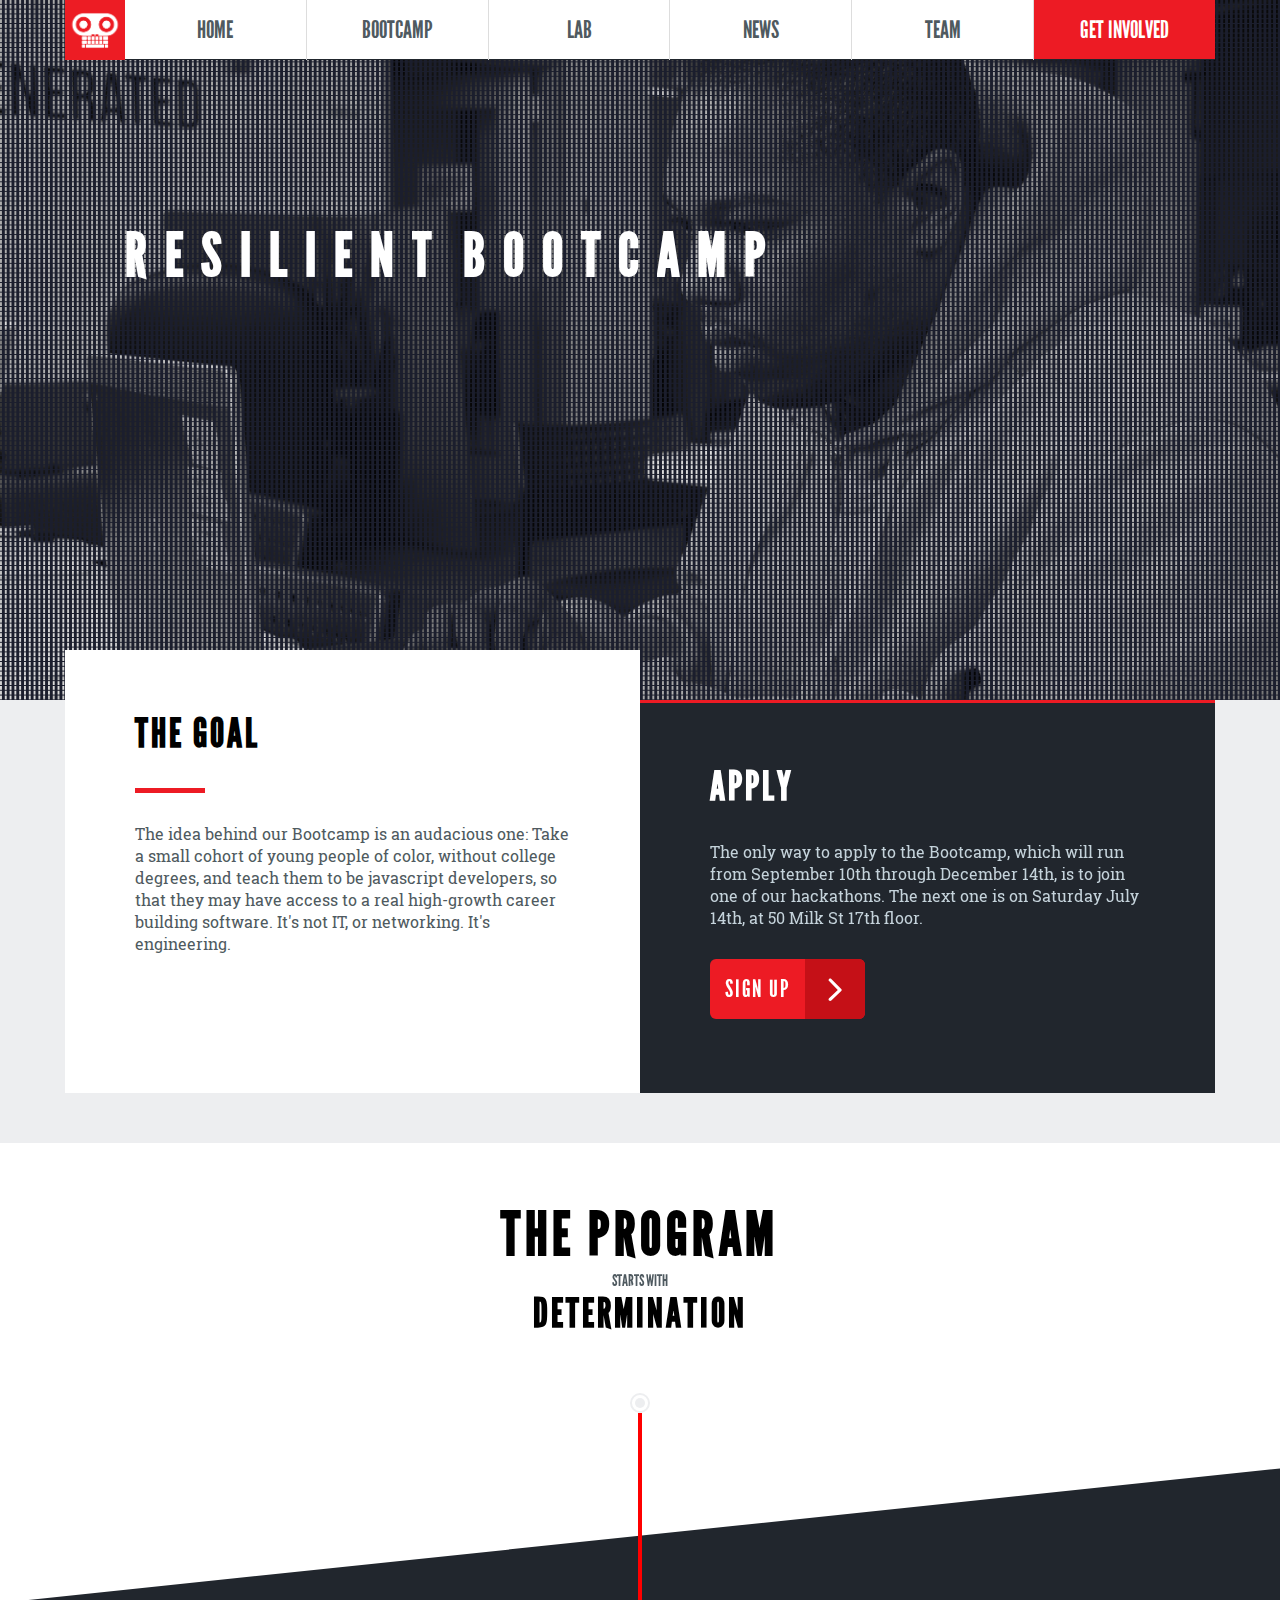
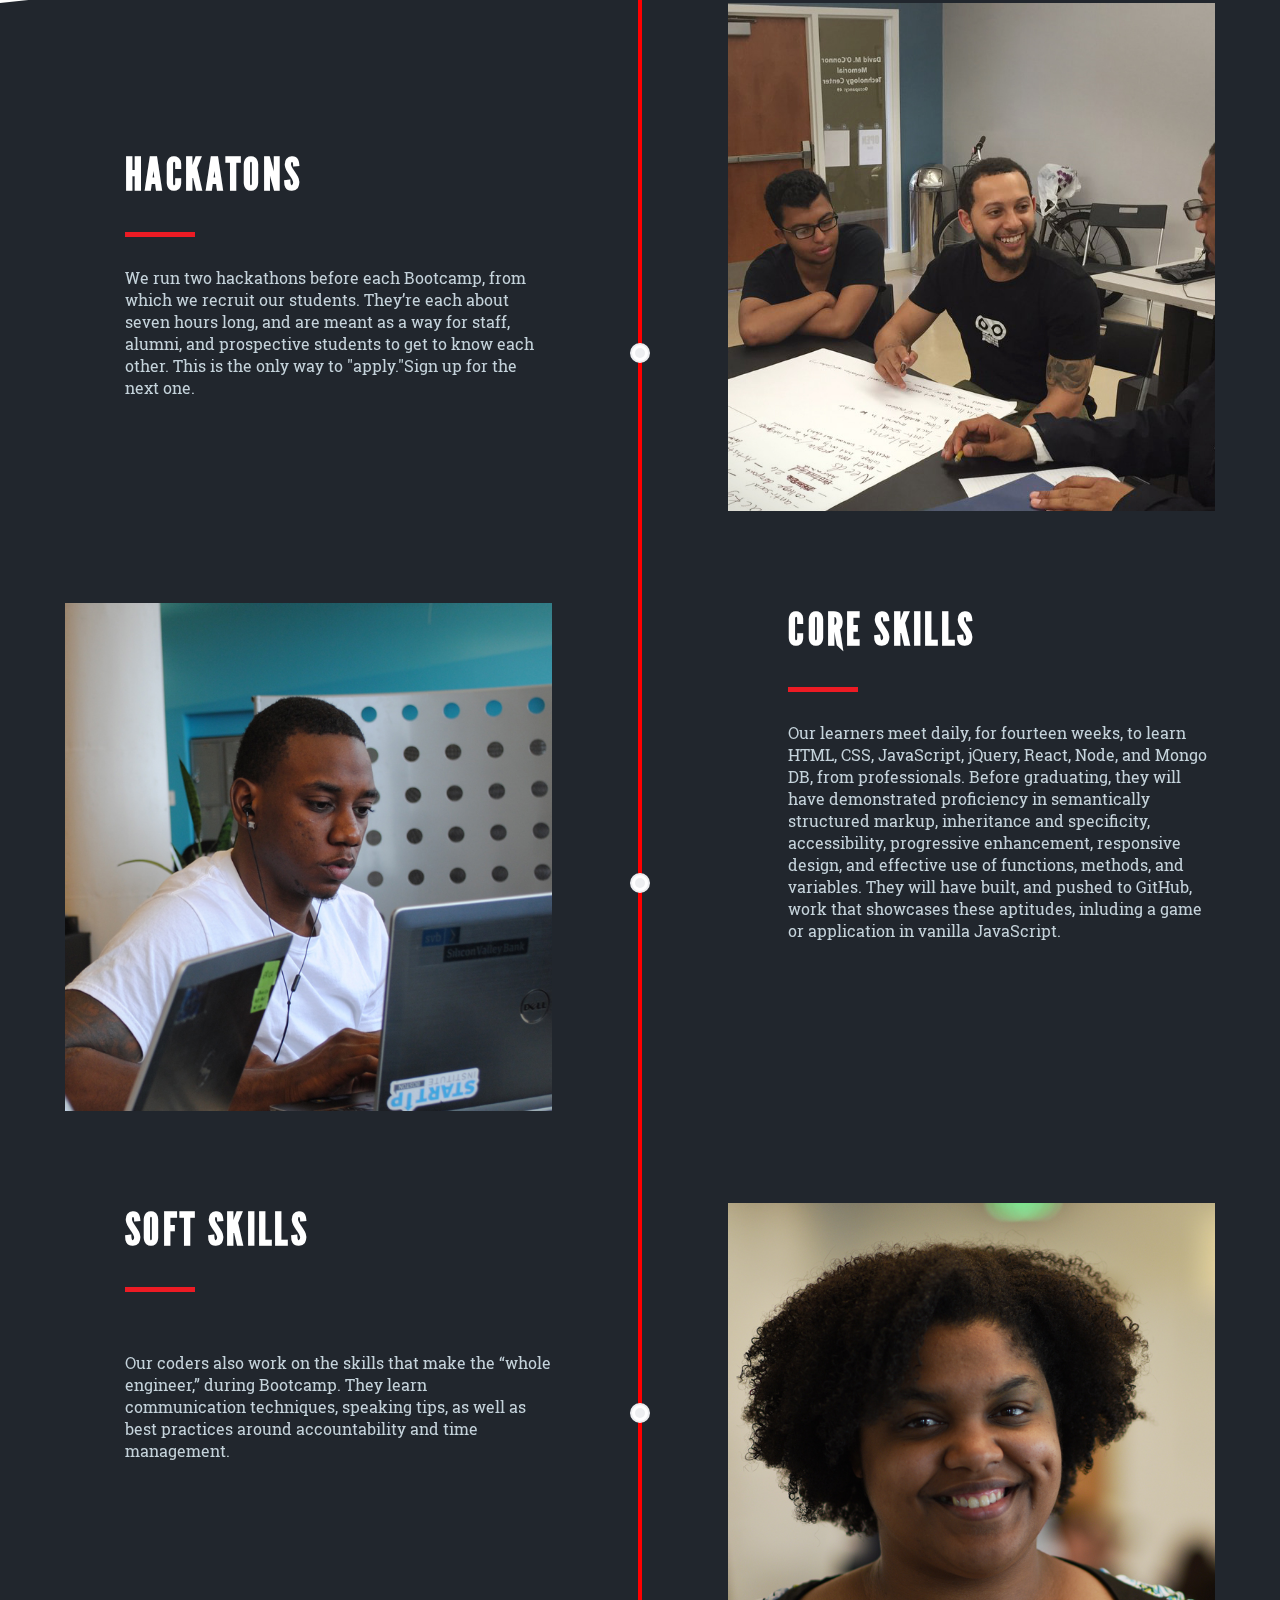
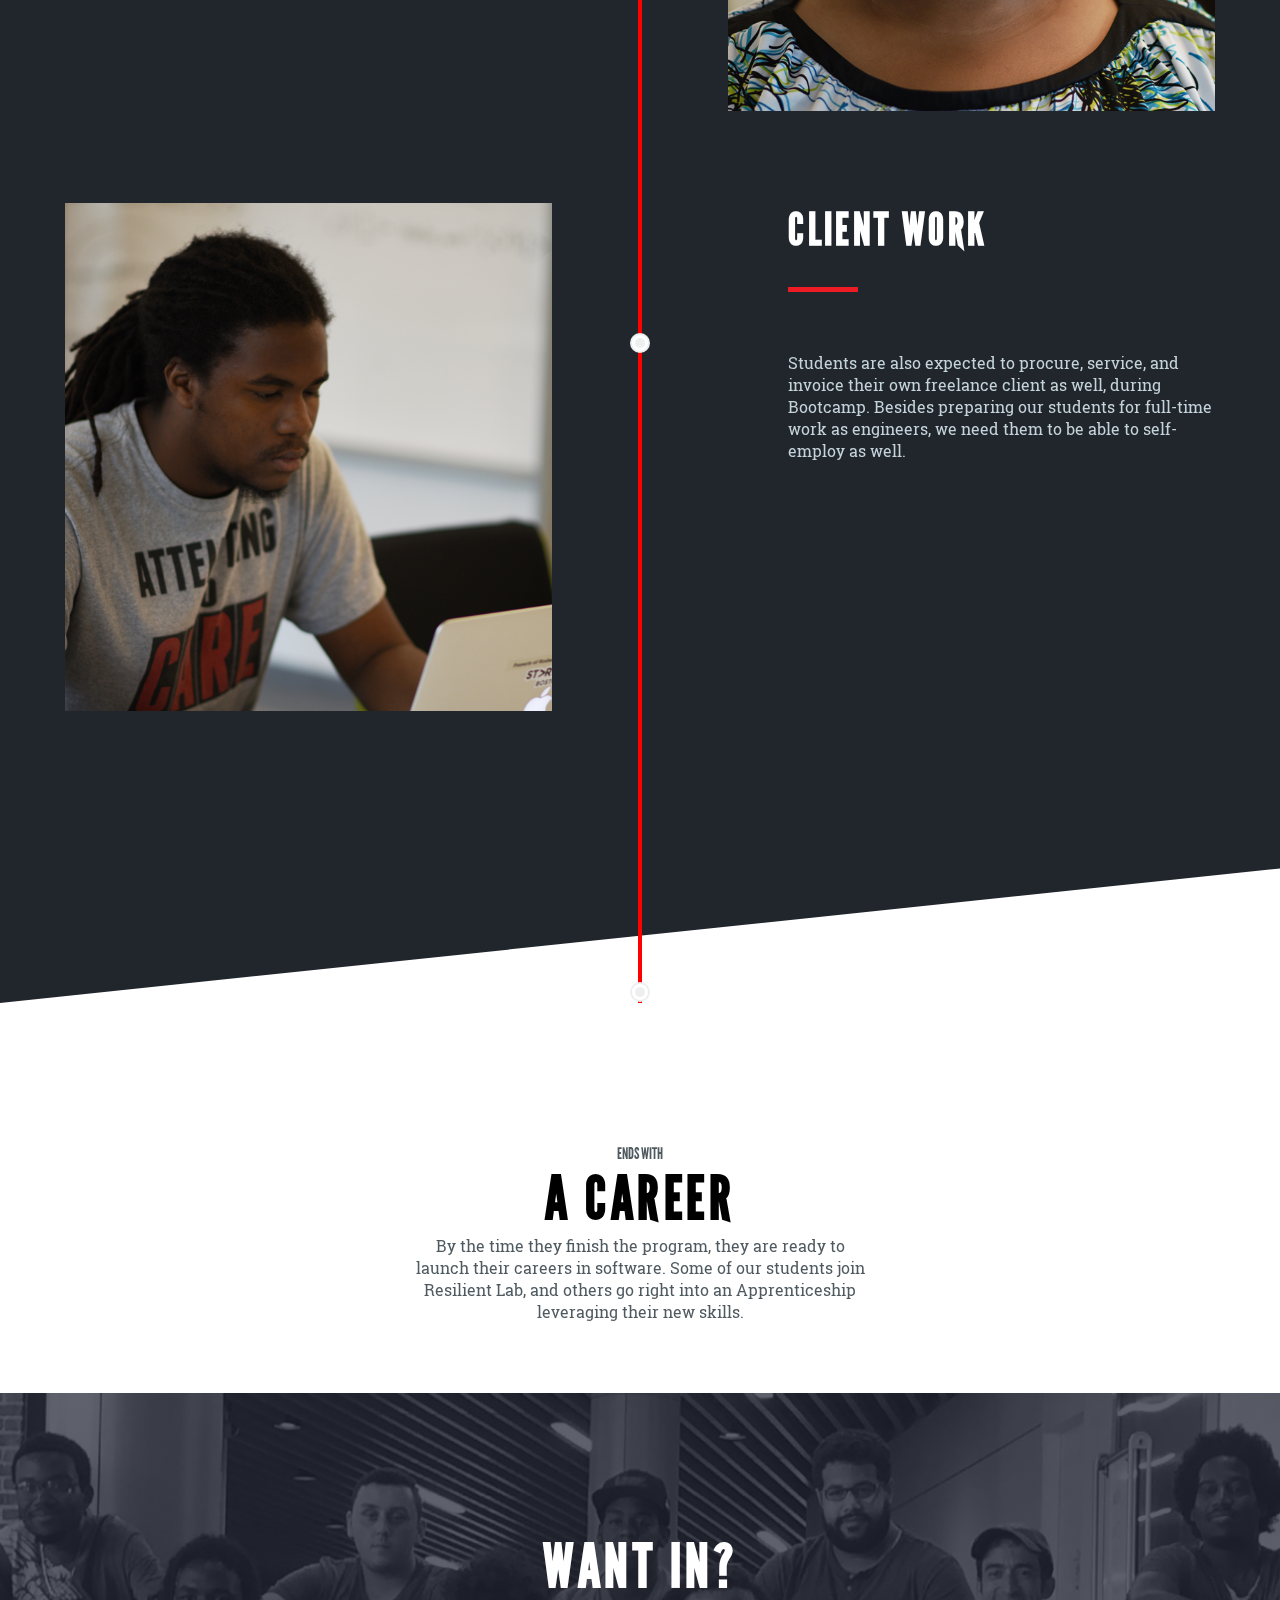
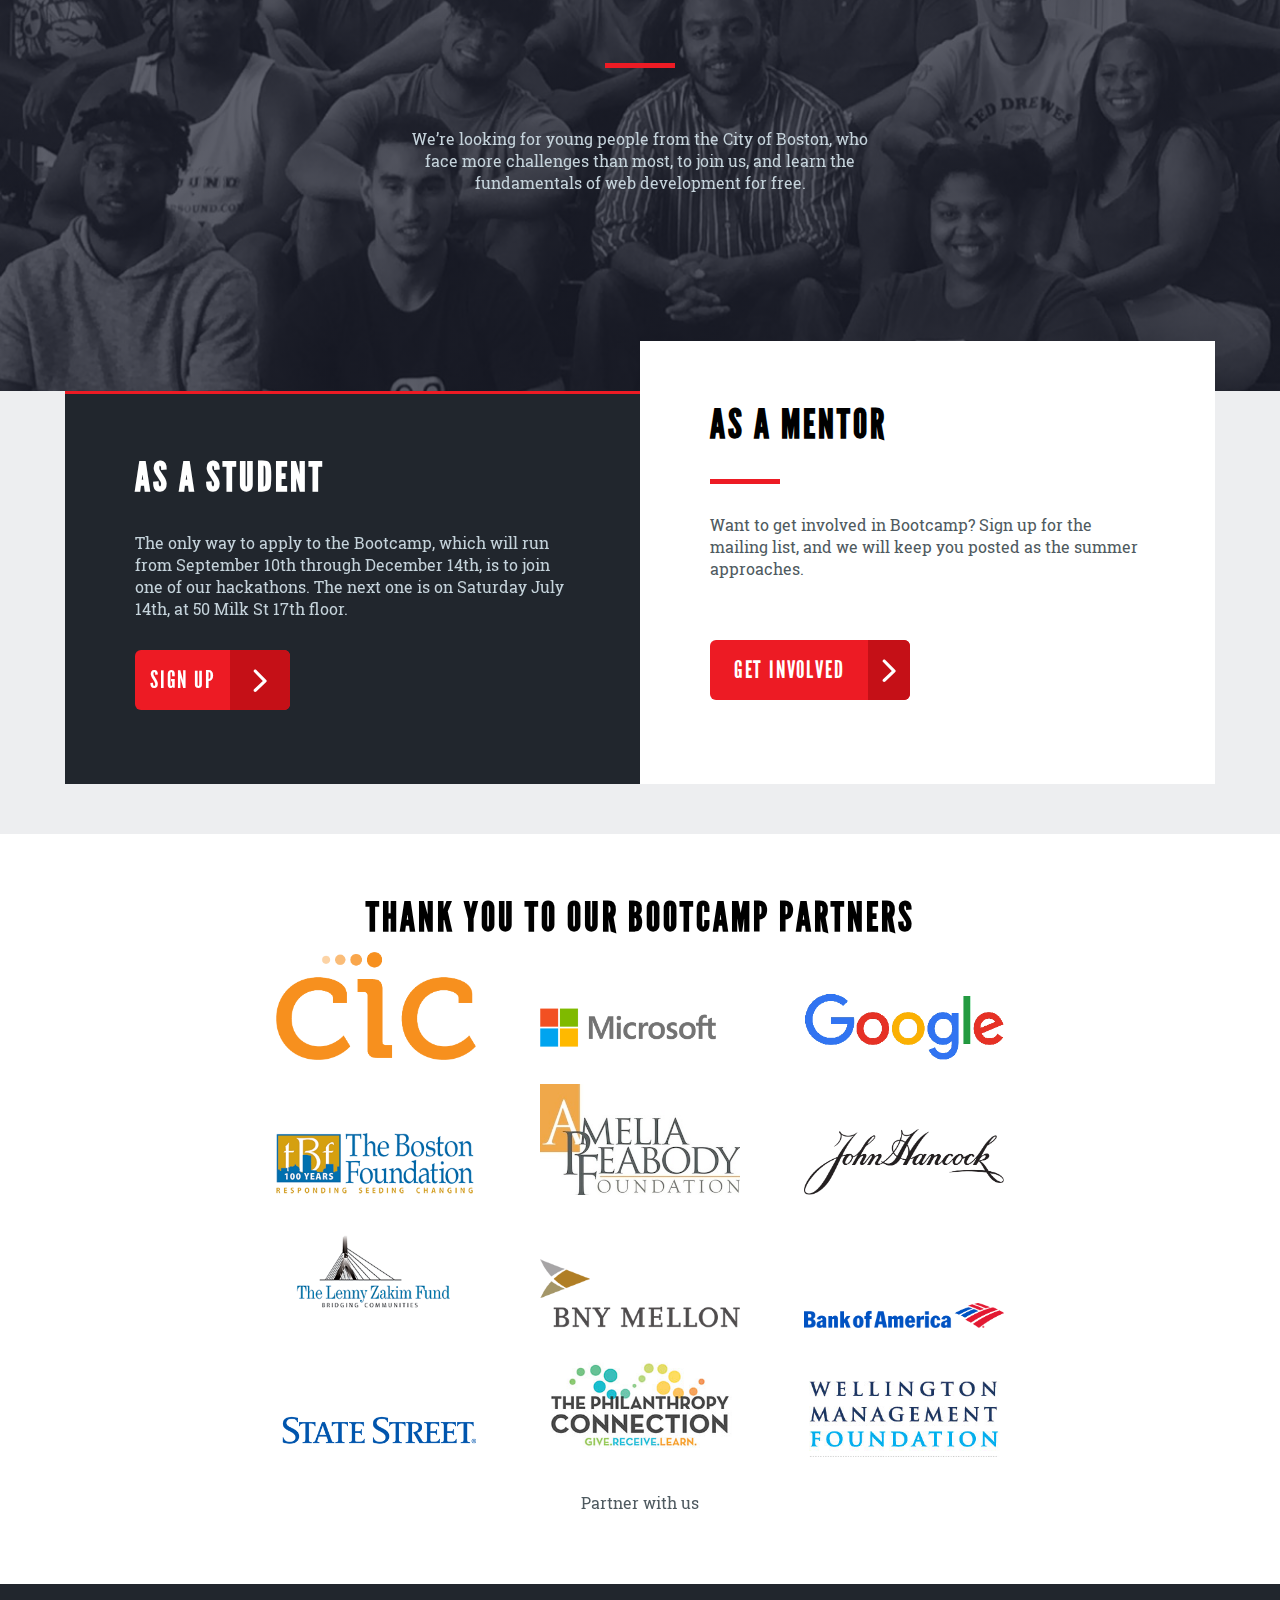
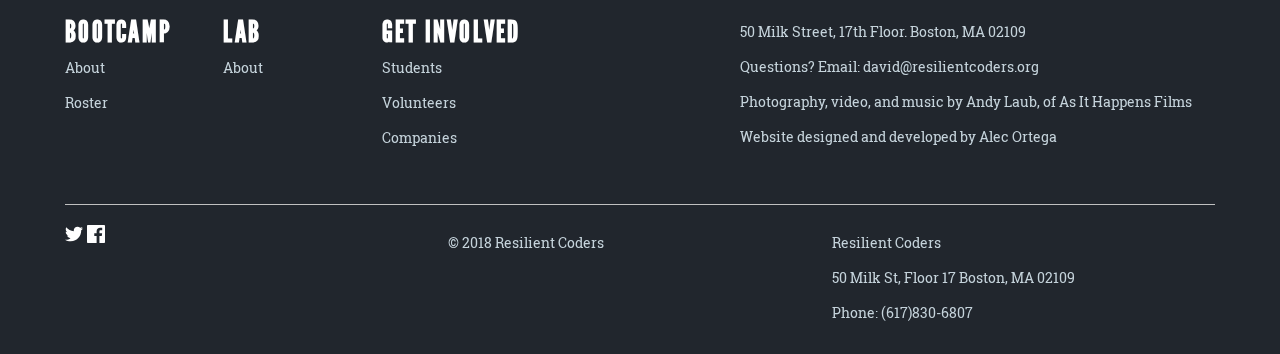
<file: index.html>
<!DOCTYPE html>
<html>
	<head>
		<meta charset="UTF-8">
		<meta name="description" content="">
		<meta name="keywords" content="">
		<meta name="viewport" content="width=device-width,initial-scale=1.0">
		<title></title>
		<link rel="stylesheet" href="style.css">
		<script src="https://ajax.googleapis.com/ajax/libs/jquery/3.3.1/jquery.min.js"></script>
	</head>
	<body>

		<!-------------------------- NAVIGATION --------------------------->

		<div class="navigation">
			<ul class="mainNavigation">
				<li><img src="img/logo.png" alt="logo"></li>
				<li><span class="navSpan"><a href="inner/../index.html" class="innerPage">Home</a></span></li>
				<li><span class="navSpan"><a href="inner/../landing.html" class="innerPage">Bootcamp</a></span></li>
				<li><span class="navSpan"><a href="inner/../lab.html" class="innerPage">Lab</a></span></li>
				<li><span class="navSpan"><a href="inner/../news.html" class="innerPage">News</a></span></li>
				<li><span class="navSpan"><a href="inner/../team.html" class="innerPage">Team</a></span></li>
				<li><span class="navSpan"><a href="inner/../getinvolved.html" class="innerPage">Get Involved</a></span></li>
			</ul>
		</div>

		<div class="navigationMobile">
			<ul>
				<li><img src="img/logo.png" alt="logo"></li>
			</ul>

			<div class="icon">
				<div class="hamburger">
					
				</div>
			</div>
			
		</div>

		<div class="navigationMobileContent">
			<ul class="navigationMobileContentUl">
				<li><span class="navSpanMobile"><a href="inner/../index.html" class="innerPage">Home</a></span></li>
				<li><span class="navSpanMobile"><a href="inner/../landing.html" class="innerPage">Bootcamp</a></span></li>
				<li><span class="navSpanMobile"><a href="inner/../lab.html" class="innerPage">Lab</a></span></li>
				<li><span class="navSpanMobile"><a href="inner/../news.html" class="innerPage">News</a></span></li>
				<li><span class="navSpanMobile"><a href="inner/../team.html" class="innerPage">Team</a></span></li>
				<li><span class="navSpanMobile"><a href="inner/../getinvolved.html" class="innerPage">Get Involved</a></span></li>
			</ul>
		</div>

		

		<!------------------------- HEADER SECTION ------------------------------->

		<div class="headerSection">
			<div class="headerSectionDots">
				<div class="header">
					<h1 class="basic-h1 h1First">
					<span>
					<div><div class=h1FirstInner>R</div></div>
					<div><div class=h1FirstInner>e</div></div>
					<div><div class=h1FirstInner>s</div></div>
					<div><div class=h1FirstInner>i</div></div>
					<div><div class=h1FirstInner>l</div></div>
					<div><div class=h1FirstInner>i</div></div>
					<div><div class=h1FirstInner>e</div></div>
					<div><div class=h1FirstInner>n</div></div>
					<div><div class=h1FirstInner>t</div></div>
					<div><div class=h1FirstInner> </div></div>
					</span>
					<span>
					<div><div class=h1FirstInner>B</div></div>
					<div><div class=h1FirstInner>o</div></div>
					<div><div class=h1FirstInner>o</div></div>
					<div><div class=h1FirstInner>t</div></div>
					<div><div class=h1FirstInner>c</div></div>
					<div><div class=h1FirstInner>a</div></div>
					<div><div class=h1FirstInner>m</div></div>
					<div><div class=h1FirstInner>p</div></div>
					</span>
					</h1>
					<hr id="basic-hr-header">
					<div class="pHeaderContainer">
					<p id="basic-p-header">Transforming dedication into opportunity, the starting point for our coders' careers.</p>
					</div>
					
					
						<a href="#" id="headerButtonDiv" class="basic-button buttonHeaderContainer">
							<p>Meet our new grads</p>
							<div class="headerArrow">
								<img src="img/arrow.svg" alt="svg" class="basic-arrow-img">
							</div>
						</a>
					

				</div>
			</div>
		</div>

		<!------------------------- FIRST SECTION ------------------------------->

		<div class="firstSection">
			<div class="first">
				<div class="first1">
					<h1 class="basic-h1 basicMobileEl">The goal</h1>
					<hr class="basic-hr basicMobileHr">
					<p class="basic-p basicMobileEl">The idea behind our Bootcamp is an audacious one: Take a small cohort of young people of color, without college degrees, and teach them to be javascript developers, so that they may have access to a real high-growth career building software. It's not IT, or networking. It's engineering.</p>
				</div>

				<div class="first2">
					<h1 class="basic-h1 basicMobileEl">Apply</h1>
					<p class="basic-p basicMobileEl" id="first2p">The only way to apply to the Bootcamp, which will run from September 10th through December 14th, is to join one of our hackathons. The next one is on Saturday July 14th, at 50 Milk St 17th floor.</p>

					<a href="#" id="headerButtonDiv2" class="basic-button basicMobileButton buttonHeaderContainer" >
						<p>Sign up</p>
						<div class="headerArrow">
							<img src="img/arrow.svg" alt="svg" class="basic-arrow-img">
						</div>
					</a>

				</div>
			</div>
		</div>

		<!------------------------- SECOND SECTION ------------------------------->

		<div class="secondSection">
			<div class="second">
				<h1 class="basic-h1">The Program</h1>
				<p class="basic-p">Starts with</p>
				<h2 class="basic-h1">Determination</h2>

			</div>
			
		</div>

		<!------------------------- THIRD SECTION ------------------------------->

		<div class="thirdSection">

			<div class="secondSkew"></div>
			<div class="third">

				<div class="lineContainer" id=liner>

					<div class="line">
					</div>

					
					
					<div class="bubble2 bubble1-2" id="bubble1-2">	
					</div>

					<div class="bubble1 bubble1-1" id="bubble1-1">
					</div>
				
					
					<div class="bubble2 bubble2-2" id=bubble2-2>	
					</div>

					<div class="bubble1 bubble2-1" id=bubble2-1>
					</div>

					<div class="bubble2 bubble3-2" id=bubble3-2>	
					</div>

					<div class="bubble1 bubble3-1" id=bubble3-1>
					</div>

					<div class="bubble2 bubble4-2" id=bubble4-2>	
					</div>

					<div class="bubble1 bubble4-1" id=bubble4-1>
					</div>

					<div class="bubble2 bubble5-2" id=bubble5-2>	
					</div>

					<div class="bubble1 bubble5-1" id=bubble5-1>
					</div>

					<div class="bubble2 bubble6-2" id=bubble6-2>	
					</div>

					<div class="bubble1 bubble6-1" id=bubble6-1>
					</div>


				</div>
				
					<div class="third1Left">
						<div class="third1LeftContent">
						<h1 class="basic-h1">Hackatons</h1>
						<hr class="basic-hr">
						<p class="basic-p">We run two hackathons before each Bootcamp, from which we recruit our students. They’re each about seven hours long, and are meant as a way for staff, alumni, and prospective students to get to know each other. This is the only way to "apply."Sign up for the next one.</p>
						</div>
					</div>

					<div class="third1Right">
						<img src="img/third1.jpg" alt="img">
					</div>
				
				
					
					<div class="third2Right">
						<h1 class="basic-h1 thirdElements">Core skills</h1>
						<hr class="basic-hr thirdElements">
						<p class="basic-p thirdElements">Our learners meet daily, for fourteen weeks, to learn HTML, CSS, JavaScript, jQuery, React, Node, and Mongo DB, from professionals. Before graduating, they will have demonstrated proficiency in semantically structured markup, inheritance and specificity, accessibility, progressive enhancement, responsive design, and effective use of functions, methods, and variables. They will have built, and pushed to GitHub, work that showcases these aptitudes, inluding a game or application in vanilla JavaScript.</p>

					</div>

					<div class="third2Left">
						<img src="img/third2.jpg" alt="img">
					</div>

				
				
				
					
					<div class="third3Left">
						<h1 class="basic-h1 thirdElements">Soft skills</h1>
						<hr class="basic-hr thirdElements">
						<p class="basic-p thirdElements">Our coders also work on the skills that make the “whole engineer,” during Bootcamp. They learn communication techniques, speaking tips, as well as best practices around accountability and time management.</p>
					</div>

					<div class="third3Right">
						<img src="img/third3.jpg" alt="img">
					</div>

				
				
					
					<div class="third4Right">
						<h1 class="basic-h1 thirdElements">Client work</h1>
						<hr class="basic-hr thirdElements">
						<p class="basic-p thirdElements">Students are also expected to procure, service, and invoice their own freelance client as well, during Bootcamp. Besides preparing our students for full-time work as engineers, we need them to be able to self-employ as well.</p>
					</div>

					<div class="third4Left">
						<img src="img/third4.jpg" alt="img">
					</div>

				
			</div>
			
		</div>

		<!------------------------- FOURTH SECTION ------------------------------->

		<div class="fourthSection">
			<div class="thirdSkew"></div>
			<div class="fourth">
				<p class="basic-p">Ends with</p>
				<h1 class="basic-h1">A career</h1>
				<p id="fourth-p">By the time they finish the program, they are ready to launch their careers in software. Some of our students join Resilient Lab, and others go right into an Apprenticeship leveraging their new skills.</p>

			</div>
		</div>

		<!------------------------- FIFTH SECTION ------------------------------->

		<div class="fifthSection">
			<div class="fifth">
				<h1 class="basic-h1">Want in?</h1>
				<hr class="basic-hr">
				<p class="basic-p">We’re looking for young people from the City of Boston, who face more challenges than most, to join us, and learn the fundamentals of web development for free.</p>
			</div>
		</div>

		<!------------------------- SIXTH SECTION ------------------------------->

		<div class="sixthSection">
			<div class="first first-six">

				<div class="first2 first2-six2">
					<h1 class="basic-h1 basicMobileEl">As a student</h1>
					<p class="basic-p basicMobileEl" id="first2p">The only way to apply to the Bootcamp, which will run from September 10th through December 14th, is to join one of our hackathons. The next one is on Saturday July 14th, at 50 Milk St 17th floor.</p>

					<a href="#" id="headerButtonDiv2" class="basic-button basicMobileButton buttonHeaderContainer">
						<p>Sign up</p>
						<div class="headerArrow">
							<img src="img/arrow.svg" alt="svg" class="basic-arrow-img">
						</div>
					</a>

				</div>

				<div class="first1 first1-six1">
					<h1 class="basic-h1 basicMobileEl">As a mentor</h1>
					<hr class="basic-hr basicMobileHr">
					<p class="basic-p basicMobileEl">Want to get involved in Bootcamp? Sign up for the mailing list, and we will keep you posted as the summer approaches.</p>

					<a href="#" id="headerButtonDiv2" class="basic-button buttonSixth2 basicMobileButton buttonHeaderContainer">
						<p id="buttonSixth2p">Get involved</p>
						<div class="headerArrow">
							<img src="img/arrow.svg" alt="svg" class="basic-arrow-img">
						</div>
					</a>

				</div>

			</div>
		</div>

		<!------------------------- SEVENTH SECTION ------------------------------->

		<div class="seventhSection">
			<div class="seventhTitle">
				<h1 class="basic-h1">THANK YOU TO OUR BOOTCAMP PARTNERS</h1>
			</div>
			<div class="seventh">
				<div class="seventh1">
					<img src="img/11.png" alt="img">
					<img src="img/12.png" alt="img">
					<img src="img/13.png" alt="img">
				</div>
				<div class="seventh2">
					<img src="img/21.png" alt="img">
					<img src="img/22.jpg" alt="img">
					<img src="img/23.png" alt="img">
				</div>
				<div class="seventh3">
					<img src="img/31.png" alt="img">
					<img src="img/32.png" alt="img">
					<img src="img/33.png" alt="img">
				</div>
				<div class="seventh4">
					<img src="img/41.png" alt="img">
					<img src="img/42.jpg" alt="img">
					<img src="img/43.jpg" alt="img">
				</div>

			<div class="seventh1-Mobile sm"><img src="img/11.png" alt="img"><img src="img/12.png" alt="img"></div>
			<div class="seventh2-Mobile sm"><img src="img/13.png" alt="img"><img src="img/21.png" alt="img"></div>
			<div class="seventh3-Mobile sm"><img src="img/22.jpg" alt="img"><img src="img/23.png" alt="img"></div>
			<div class="seventh4-Mobile sm"><img src="img/31.png" alt="img"><img src="img/32.png" alt="img"></div>
			<div class="seventh5-Mobile sm"><img src="img/33.png" alt="img"><img src="img/41.png" alt="img"></div>
			<div class="seventh6-Mobile sm"><img src="img/42.jpg" alt="img"><img src="img/43.jpg" alt="img"></div>


			</div>

			<div class="seventhBottom">
				<p class="basic-p" id="seventh-p">Partner with us</p>
			</div>
		</div>

		<!------------------------- FOOTER SECTION ------------------------------->

		<div class="footerSection">
			<div class="footer">
				<div class="footerTop">
					<div class="footerTopLeft">
						<div class="footerTop1">
							<h1 class="basic-h1">Bootcamp</h1>
							<p class="basic-p">About</p>
							<p class="basic-p">Roster</p>
						</div>
						<div class="footerTop2">
							<h1 class="basic-h1">Lab</h1>
							<p class="basic-p">About</p>
						</div>
						<div class="footerTop3">
							<h1 class="basic-h1">Get involved</h1>
							<p class="basic-p">Students</p>
							<p class="basic-p">Volunteers</p>
							<p class="basic-p">Companies</p>
						</div>

					</div>

					<div class="footerTopRight">
						<div class="footerTop4">
							<p class="basic-p">50 Milk Street, 17th Floor. Boston, MA 02109</p>
							<p class="basic-p">Questions? Email: david@resilientcoders.org</p>
							<p class="basic-p">Photography, video, and music by Andy Laub, of As It Happens Films</p>
							<p class="basic-p">Website designed and developed by Alec Ortega</p>
						</div>
					</div>

				</div>

				

				<div class="footerBottom">
					<div class="footerBottom1">
						<img src="img/twitter.svg" alt="svg">
						<img src="img/facebook.svg" alt="svg">
					</div>
					<div class="footerBottom2">
						<p class="basic-p">© 2018 Resilient Coders</p>
					</div>
					<div class="footerBottom3">
						<p class="basic-p">Resilient Coders</p>
						<p class="basic-p">50 Milk St, Floor 17 Boston, MA 02109</p>
						<p class="basic-p">Phone: (617)830-6807</p>
					</div>
				</div>
			</div>
		</div>



	<script src="script.js"></script>
	</body>
</html>
</file>
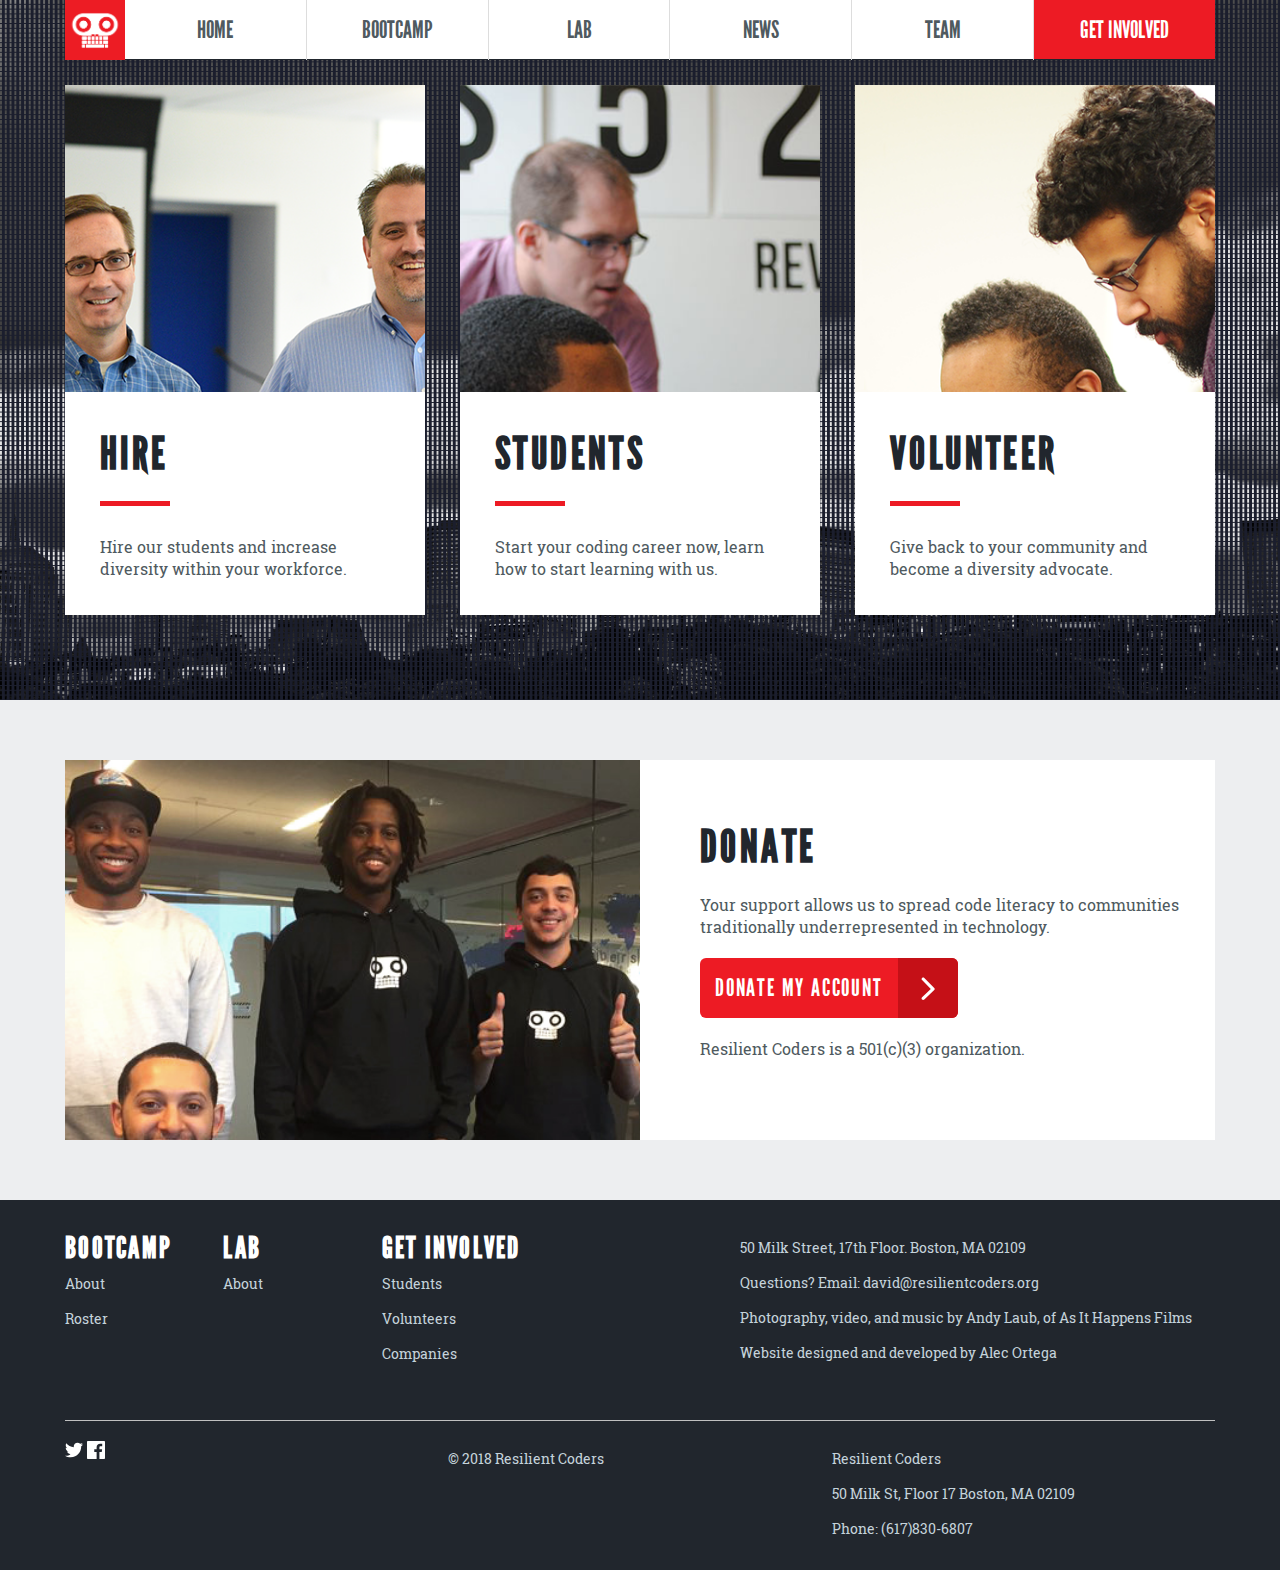
<file: getinvolved.html>
<!DOCTYPE html>
<html>
	<head>
		<meta charset="UTF-8">
		<meta name="description" content="">
		<meta name="keywords" content="">
		<meta name="viewport" content="width=device-width,initial-scale=1.0">
		<title></title>
		<link rel="stylesheet" href="getinvolved.css">
		<script src="https://ajax.googleapis.com/ajax/libs/jquery/3.3.1/jquery.min.js"></script>
	</head>
	<body>
	
	<!-------------------------- NAVIGATION --------------------------->

			<div class="navigation">
			<ul class="mainNavigation">
				<li><img src="img/logo.png" alt="logo"></li>
				<li><span class="navSpan"><a href="inner/../index.html" class="innerPage">Home</a></span></li>
				<li><span class="navSpan"><a href="inner/../landing.html" class="innerPage">Bootcamp</a></span></li>
				<li><span class="navSpan"><a href="inner/../lab.html" class="innerPage">Lab</a></span></li>
				<li><span class="navSpan"><a href="inner/../news.html" class="innerPage">News</a></span></li>
				<li><span class="navSpan"><a href="inner/../team.html" class="innerPage">Team</a></span></li>
				<li><span class="navSpan"><a href="inner/../getinvolved.html" class="innerPage">Get Involved</a></span></li>
			</ul>
		</div>

		<div class="navigationMobile">
			<ul>
				<li><img src="img/logo.png" alt="logo"></li>
			</ul>

			<div class="icon">
				<div class="hamburger">
					
				</div>
			</div>
			
		</div>

		<div class="navigationMobileContent">
			<ul class="navigationMobileContentUl">
				<li><span class="navSpanMobile"><a href="inner/../index.html" class="innerPage">Home</a></span></li>
				<li><span class="navSpanMobile"><a href="inner/../landing.html" class="innerPage">Bootcamp</a></span></li>
				<li><span class="navSpanMobile"><a href="inner/../lab.html" class="innerPage">Lab</a></span></li>
				<li><span class="navSpanMobile"><a href="inner/../news.html" class="innerPage">News</a></span></li>
				<li><span class="navSpanMobile"><a href="inner/../team.html" class="innerPage">Team</a></span></li>
				<li><span class="navSpanMobile"><a href="inner/../getinvolved.html" class="innerPage">Get Involved</a></span></li>
			</ul>
		</div>

	<!------------------------- HEADER SECTION ------------------------------->

<div class="headerSection">
	<div class="headerSectionDots">
		<div class="header section">

		<div class="header-boxes section">
			<div class="box1 box">
				<div class="boxTop boxTop1"></div>
				<div class="boxBottom">
					<h1>HIRE</h1>
					<hr>
					<p class="basic-p">Hire our students and increase diversity within your workforce.</p>
					<a href="#/">Learn More <img src="img/arrow-black.svg" alt="arrow"></a>
				</div>
			</div>
			<div class="box2 box">
				<div class="boxTop boxTop2"></div>
				<div class="boxBottom">
					<h1>STUDENTS</h1>
					<hr>
					<p class="basic-p">Start your coding career now, learn how to start learning with us.</p>
					<a href="#/">Learn More <img src="img/arrow-black.svg" alt="arrow"></a>
				</div>
			</div>
			<div class="box3 box">
				<div class="boxTop boxTop3"></div>
				<div class="boxBottom">
					<h1>VOLUNTEER</h1>
					<hr>
					<p class="basic-p">Give back to your community and become a diversity advocate.</p>
					<a href="#/">Learn More <img src="img/arrow-black.svg" alt="arrow"></a>
				</div>
			</div>
		</div>
		
		</div>
	</div>
</div>

	<!------------------------- FIRST SECTION ------------------------------->

<div class="firstSection">
	<div class="first section">
		<div class="firstLeft"></div>
		<div class="firstRight section">
			<h1>DONATE</h1>
			<p class="basic-p getinvolved-p">Your support allows us to spread code literacy to communities traditionally underrepresented in technology.</p>

			<div class="buttonHeaderContainer" id="headerButtonDiv">
				<a href="#/" class="basic-button">
					<p >Donate my account</p>
					<div class="headerArrow">
						<img src="img/arrow.svg" alt="svg" id="headerButtonImg" class="basic-arrow-img">
					</div>
				</a>
			</div>

			<p class="basic-p getinvolved-p">Resilient Coders is a 501(c)(3) organization.</p>

		</div>
	</div>
</div>

	<!------------------------- FOOTER SECTION ------------------------------->

		<div class="footerSection">
			<div class="footer">
				<div class="footerTop">
					<div class="footerTopLeft">
						<div class="footerTop1">
							<h1 class="basic-h1">Bootcamp</h1>
							<p class="basic-p">About</p>
							<p class="basic-p">Roster</p>
						</div>
						<div class="footerTop2">
							<h1 class="basic-h1">Lab</h1>
							<p class="basic-p">About</p>
						</div>
						<div class="footerTop3">
							<h1 class="basic-h1">Get involved</h1>
							<p class="basic-p">Students</p>
							<p class="basic-p">Volunteers</p>
							<p class="basic-p">Companies</p>
						</div>

					</div>

					<div class="footerTopRight">
						<div class="footerTop4">
							<p class="basic-p">50 Milk Street, 17th Floor. Boston, MA 02109</p>
							<p class="basic-p">Questions? Email: david@resilientcoders.org</p>
							<p class="basic-p">Photography, video, and music by Andy Laub, of As It Happens Films</p>
							<p class="basic-p">Website designed and developed by Alec Ortega</p>
						</div>
					</div>

				</div>

				

				<div class="footerBottom">
					<div class="footerBottom1">
						<img src="img/twitter.svg" alt="svg">
						<img src="img/facebook.svg" alt="svg">
					</div>
					<div class="footerBottom2">
						<p class="basic-p">© 2018 Resilient Coders</p>
					</div>
					<div class="footerBottom3">
						<p class="basic-p">Resilient Coders</p>
						<p class="basic-p">50 Milk St, Floor 17 Boston, MA 02109</p>
						<p class="basic-p">Phone: (617)830-6807</p>
					</div>
				</div>
			</div>
		</div>



	<script src="script.js"></script>
	</body>
</html>
</file>
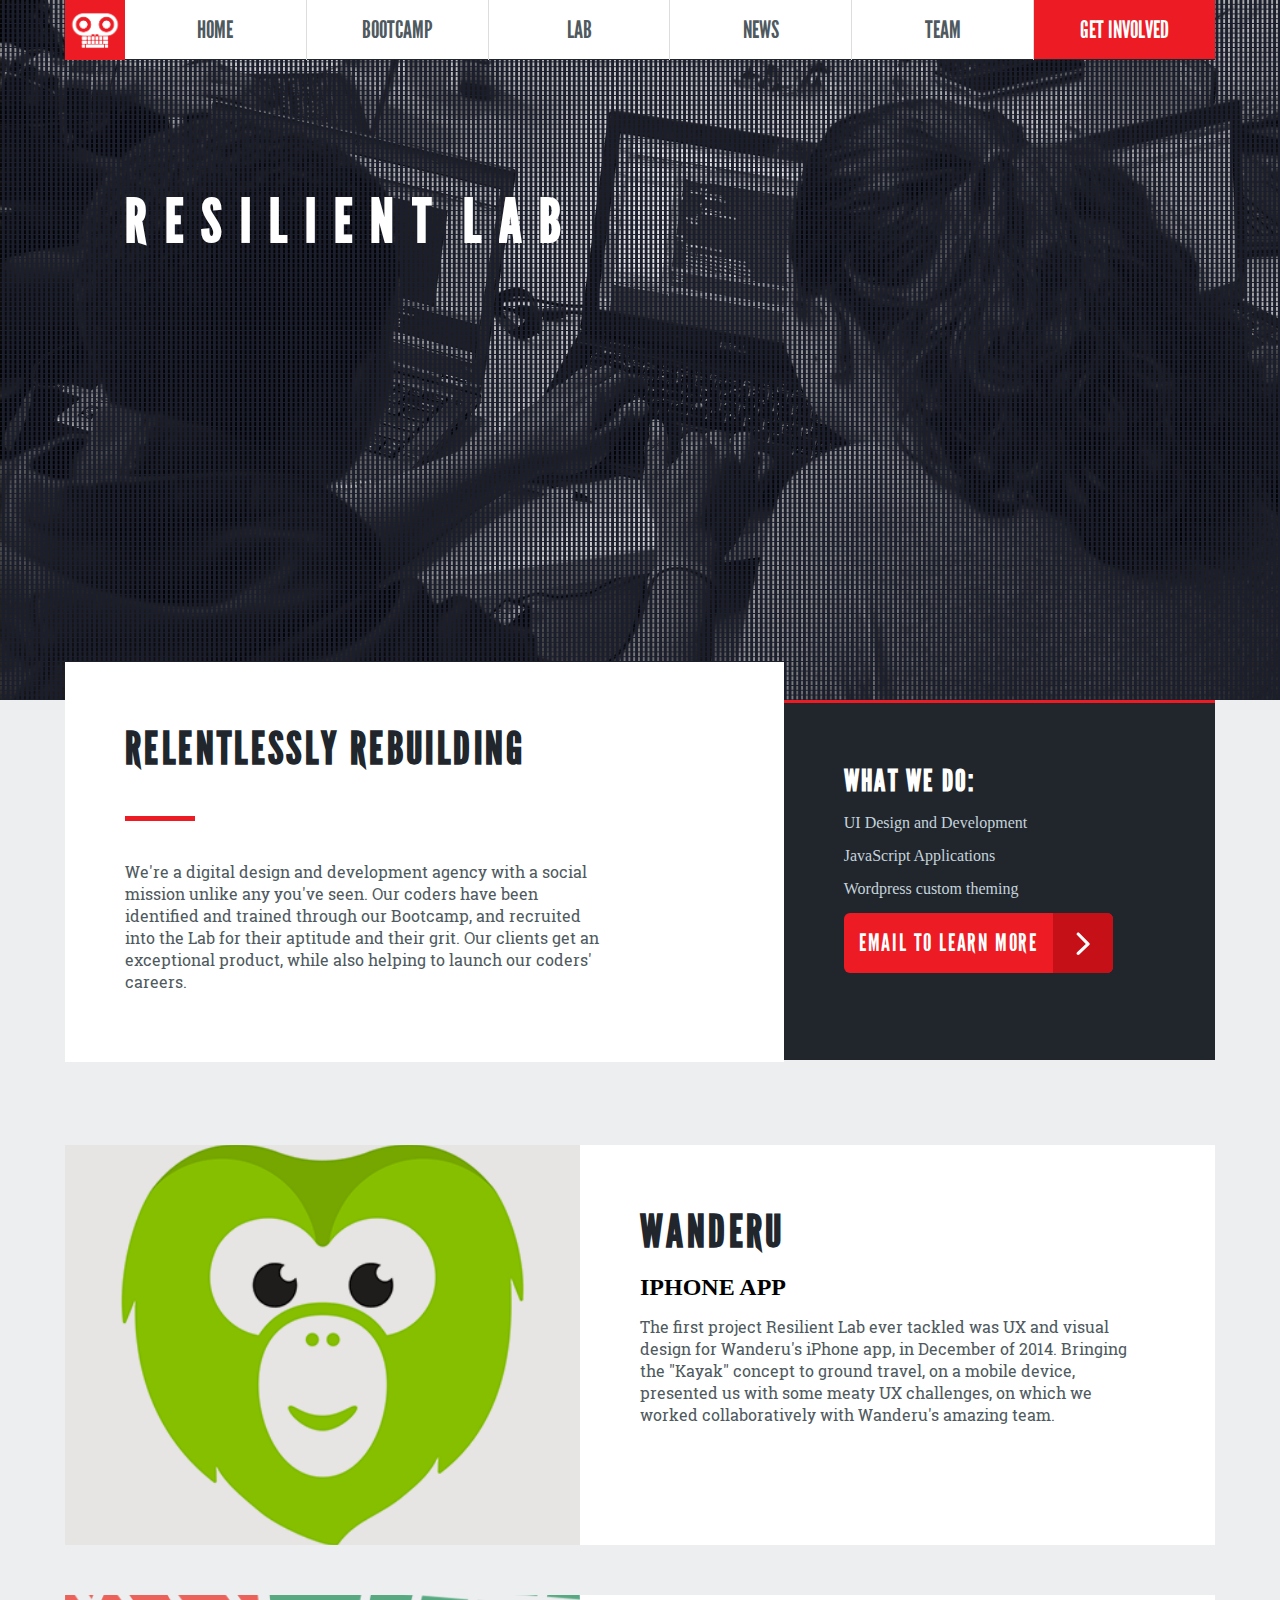
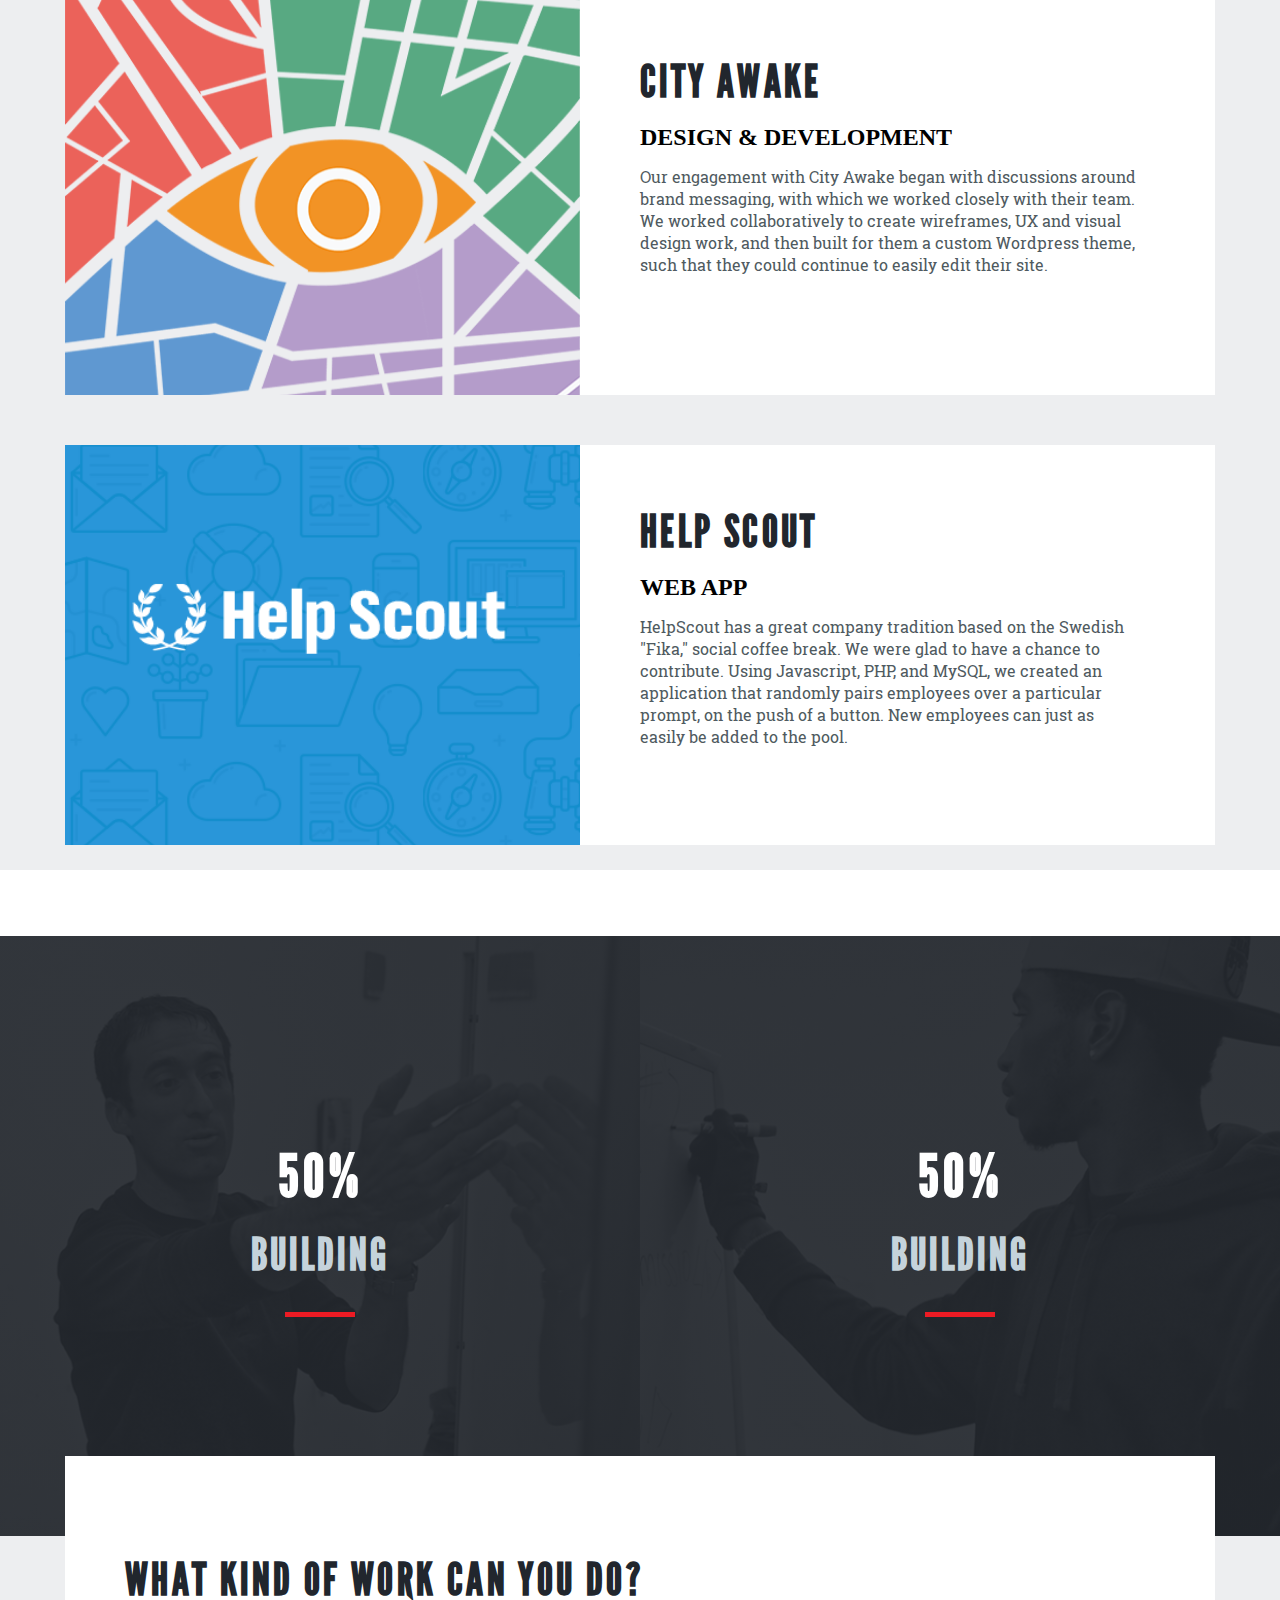
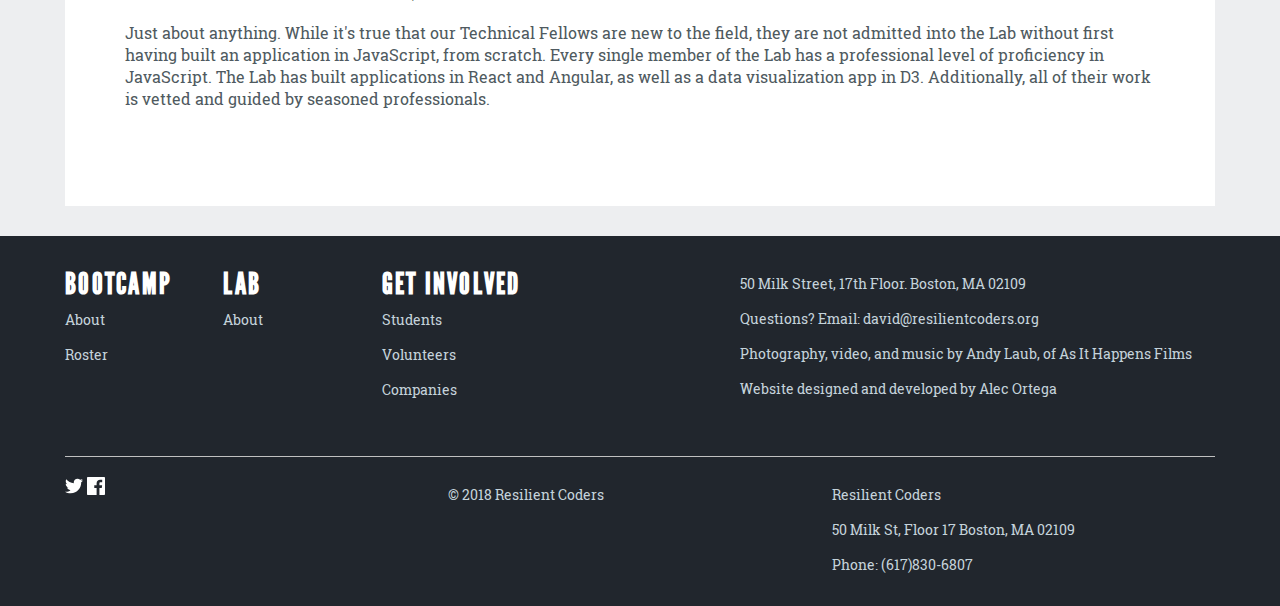
<file: lab.html>
<!DOCTYPE html>
<html>
	<head>
		<meta charset="UTF-8">
		<meta name="description" content="">
		<meta name="keywords" content="">
		<meta name="viewport" content="width=device-width,initial-scale=1.0">
		<title></title>
		<link rel="stylesheet" href="lab.css">
		<script src="https://ajax.googleapis.com/ajax/libs/jquery/3.3.1/jquery.min.js"></script>
	</head>
	<body>
			<!-------------------------- NAVIGATION --------------------------->

			<div class="navigation">
			<ul class="mainNavigation">
				<li><img src="img/logo.png" alt="logo"></li>
				<li><span class="navSpan"><a href="inner/../index.html" class="innerPage">Home</a></span></li>
				<li><span class="navSpan"><a href="inner/../landing.html" class="innerPage">Bootcamp</a></span></li>
				<li><span class="navSpan"><a href="inner/../lab.html" class="innerPage">Lab</a></span></li>
				<li><span class="navSpan"><a href="inner/../news.html" class="innerPage">News</a></span></li>
				<li><span class="navSpan"><a href="inner/../team.html" class="innerPage">Team</a></span></li>
				<li><span class="navSpan"><a href="inner/../getinvolved.html" class="innerPage">Get Involved</a></span></li>
			</ul>
		</div>

		<div class="navigationMobile">
			<ul>
				<li><img src="img/logo.png" alt="logo"></li>
			</ul>

			<div class="icon">
				<div class="hamburger">
					
				</div>
			</div>
			
		</div>

		<div class="navigationMobileContent">
			<ul class="navigationMobileContentUl">
				<li><span class="navSpanMobile"><a href="inner/../index.html" class="innerPage">Home</a></span></li>
				<li><span class="navSpanMobile"><a href="inner/../landing.html" class="innerPage">Bootcamp</a></span></li>
				<li><span class="navSpanMobile"><a href="inner/../lab.html" class="innerPage">Lab</a></span></li>
				<li><span class="navSpanMobile"><a href="inner/../news.html" class="innerPage">News</a></span></li>
				<li><span class="navSpanMobile"><a href="inner/../team.html" class="innerPage">Team</a></span></li>
				<li><span class="navSpanMobile"><a href="inner/../getinvolved.html" class="innerPage">Get Involved</a></span></li>
			</ul>
		</div>

	<!------------------------- HEADER SECTION ------------------------------->

<div class="headerSection">
	<div class="headerSectionDots">
		<div class="header section">
							
			<h1 class="basic-h1 h1First">
				<span>
					<span class="dividedH1">
						<div><div class=h1FirstInner>R</div></div>
						<div><div class=h1FirstInner>E</div></div>
						<div><div class=h1FirstInner>S</div></div>
						<div><div class=h1FirstInner>I</div></div>
						<div><div class=h1FirstInner>L</div></div>
						<div><div class=h1FirstInner>I</div></div>
						<div><div class=h1FirstInner>E</div></div>
						<div><div class=h1FirstInner>N</div></div>
						<div><div class=h1FirstInner>T</div></div>
						<div><div class=h1FirstInner> </div></div>
					</span>
					<span class="dividedH1">
						<div><div class=h1FirstInner>L</div></div>
						<div><div class=h1FirstInner>A</div></div>
						<div><div class=h1FirstInner>B</div></div>
					</span>
				</span>
			</h1>
		<hr class="hrAnimation">
		<p class="basic-p pAnimation">A digital agency that employs our recent graduates to build websites and applications for clients.</p>
		
		</div>
	</div>
</div>	

	<!------------------------- FIRST SECTION ------------------------------->

<div class="firstSection">
	<div class="first section">
		<div class="first1">
			<h1>RELENTLESSLY REBUILDING</h1>
			<hr>
			<p class="basic-p">We're a digital design and development agency with a social mission unlike any you've seen. Our coders have been identified and trained through our Bootcamp, and recruited into the Lab for their aptitude and their grit. Our clients get an exceptional product, while also helping to launch our coders' careers.</p>
		</div>
		<div class="first2">
			<h1>WHAT WE DO:</h1>
			<p class="first-p">UI Design and Development</p>
			<p class="first-p">JavaScript Applications</p>
			<p class="first-p">Wordpress custom theming</p>

			<div class="buttonHeaderContainer" id="headerButtonDiv">
				<a href="#/" class="basic-button">
					<p>Email to learn more</p>
					<div class="headerArrow">
						<img src="img/arrow.svg" alt="svg" id="headerButtonImg" class="basic-arrow-img">
					</div>
				</a>
			</div>

		</div>
	</div>
</div>

<div class="secondSection">
	<div class="second section">
		<div class="second1 section">
			<div class="secondLeft second1Left"></div>
			<div class="secondRight">
				<h1>WANDERU</h1>
				<h2>IPHONE APP</h2>
				<p class="basic-p">The first project Resilient Lab ever tackled was UX and visual design for Wanderu's iPhone app, in December of 2014. Bringing the "Kayak" concept to ground travel, on a mobile device, presented us with some meaty UX challenges, on which we worked collaboratively with Wanderu's amazing team.</p>
			</div>
		</div>
		<div class="second2 section">
			<div class="secondLeft second2Left"></div>
			<div class="secondRight">
				<h1>CITY AWAKE</h1>
				<h2>DESIGN & DEVELOPMENT</h2>
				<p class="basic-p">Our engagement with City Awake began with discussions around brand messaging, with which we worked closely with their team. We worked collaboratively to create wireframes, UX and visual design work, and then built for them a custom Wordpress theme, such that they could continue to easily edit their site.</p>
			</div>
		</div>
		<div class="second3 section">
			<div class="secondLeft second3Left"></div>
			<div class="secondRight">
				<h1>HELP SCOUT</h1>
				<h2>WEB APP</h2>
				<p class="basic-p">HelpScout has a great company tradition based on the Swedish "Fika," social coffee break. We were glad to have a chance to contribute. Using Javascript, PHP, and MySQL, we created an application that randomly pairs employees over a particular prompt, on the push of a button. New employees can just as easily be added to the pool.</p>
			</div>
		</div>
	</div>
</div>

<div class="thirdSection">
	<div class="third">
		<div class="thirdLeft">
			<h1 class="basic-h1">50%</h1>
			<h2 class="basic-h1">Building</h2>
			<hr class="basic-hr">
		</div>
		<div class="thirdRight">
			<h1 class="basic-h1">50%</h1>
			<h2 class="basic-h1">Building</h2>
			<hr class="basic-hr">
		</div>
	</div>
</div>

<div class="fourthSection">
	<div class="fourth section">
		<h1>WHAT KIND OF WORK CAN YOU DO?</h1>
		<p class="basic-p">Just about anything. While it's true that our Technical Fellows are new to the field, they are not admitted into the Lab without first having built an application in JavaScript, from scratch. Every single member of the Lab has a professional level of proficiency in JavaScript. The Lab has built applications in React and Angular, as well as a data visualization app in D3. Additionally, all of their work is vetted and guided by seasoned professionals.</p>
	</div>
</div>

		<div class="footerSection">
			<div class="footer">
				<div class="footerTop">
					<div class="footerTopLeft">
						<div class="footerTop1">
							<h1 class="basic-h1">Bootcamp</h1>
							<p class="basic-p">About</p>
							<p class="basic-p">Roster</p>
						</div>
						<div class="footerTop2">
							<h1 class="basic-h1">Lab</h1>
							<p class="basic-p">About</p>
						</div>
						<div class="footerTop3">
							<h1 class="basic-h1">Get involved</h1>
							<p class="basic-p">Students</p>
							<p class="basic-p">Volunteers</p>
							<p class="basic-p">Companies</p>
						</div>

					</div>

					<div class="footerTopRight">
						<div class="footerTop4">
							<p class="basic-p">50 Milk Street, 17th Floor. Boston, MA 02109</p>
							<p class="basic-p">Questions? Email: david@resilientcoders.org</p>
							<p class="basic-p">Photography, video, and music by Andy Laub, of As It Happens Films</p>
							<p class="basic-p">Website designed and developed by Alec Ortega</p>
						</div>
					</div>

				</div>

				

				<div class="footerBottom">
					<div class="footerBottom1">
						<img src="img/twitter.svg" alt="svg">
						<img src="img/facebook.svg" alt="svg">
					</div>
					<div class="footerBottom2">
						<p class="basic-p">© 2018 Resilient Coders</p>
					</div>
					<div class="footerBottom3">
						<p class="basic-p">Resilient Coders</p>
						<p class="basic-p">50 Milk St, Floor 17 Boston, MA 02109</p>
						<p class="basic-p">Phone: (617)830-6807</p>
					</div>
				</div>
			</div>
		</div>

	<script src="script.js"></script>
	</body>
</html>
</file>
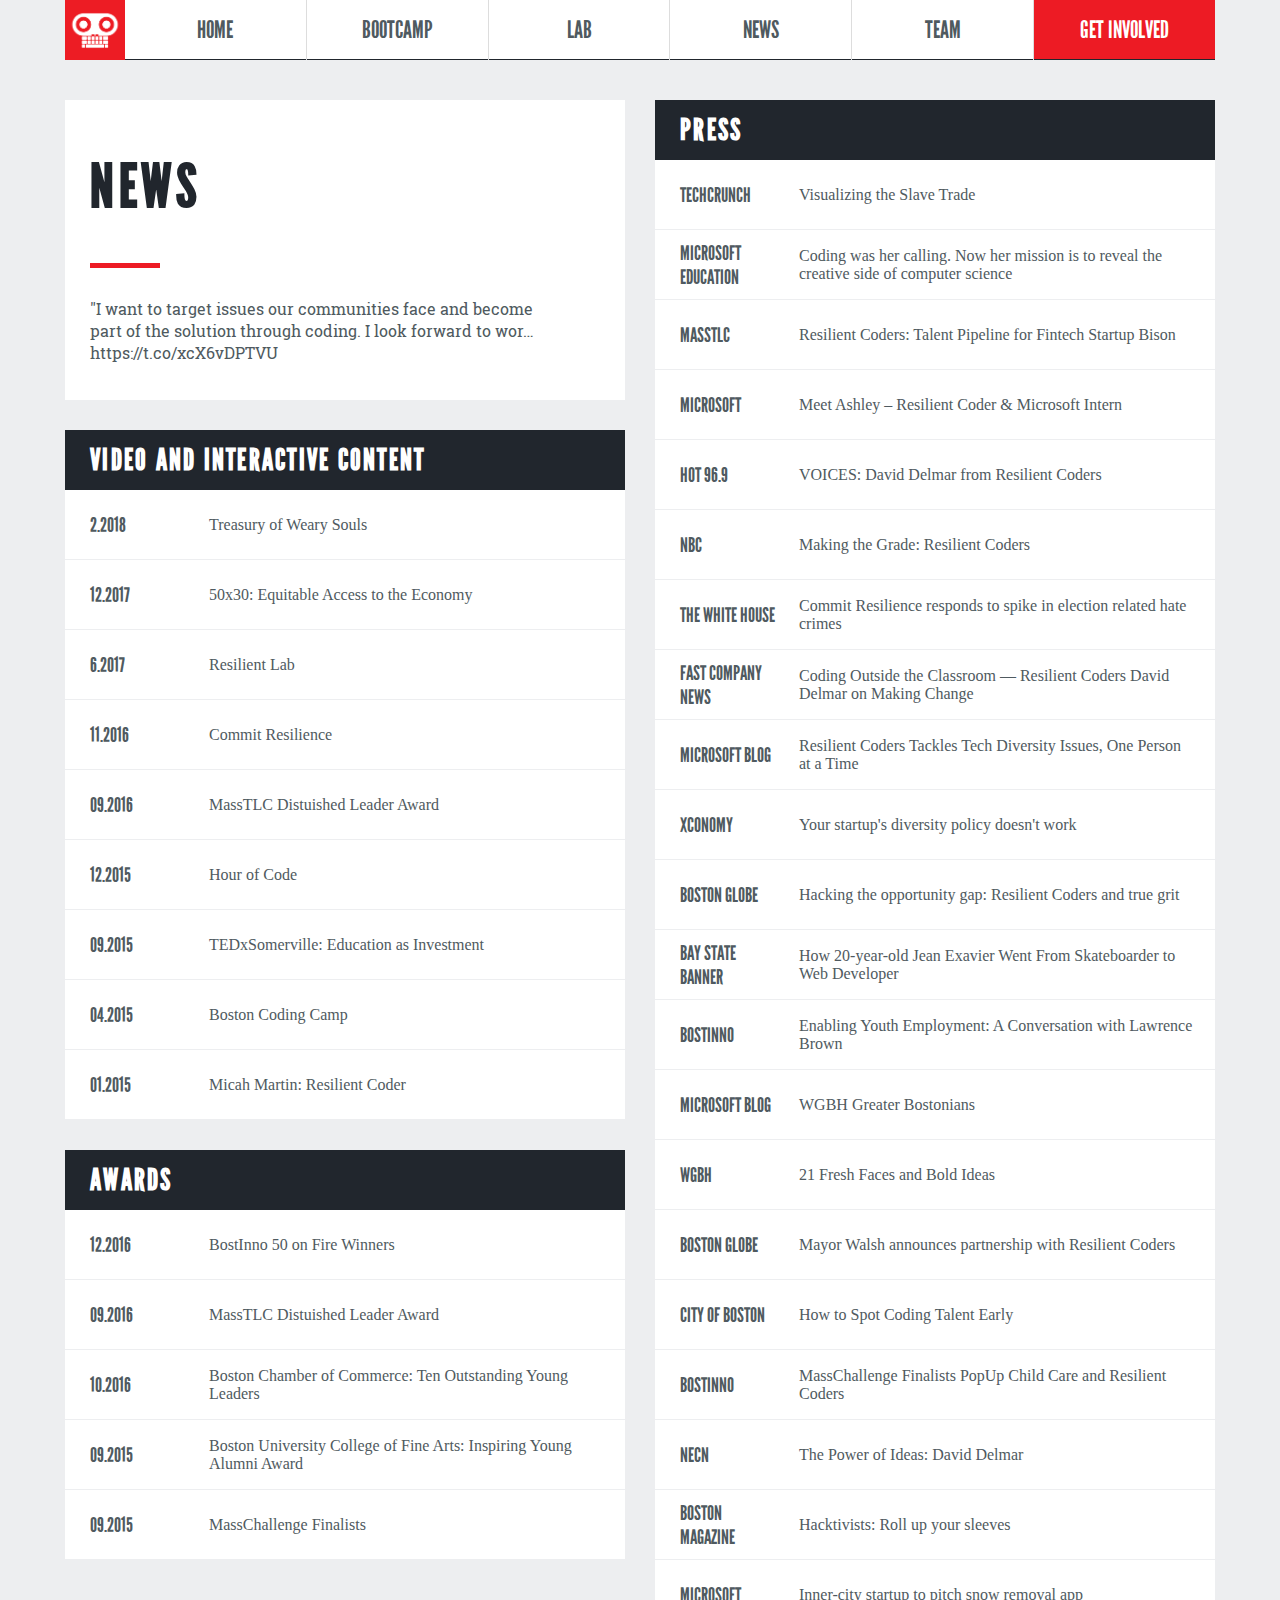
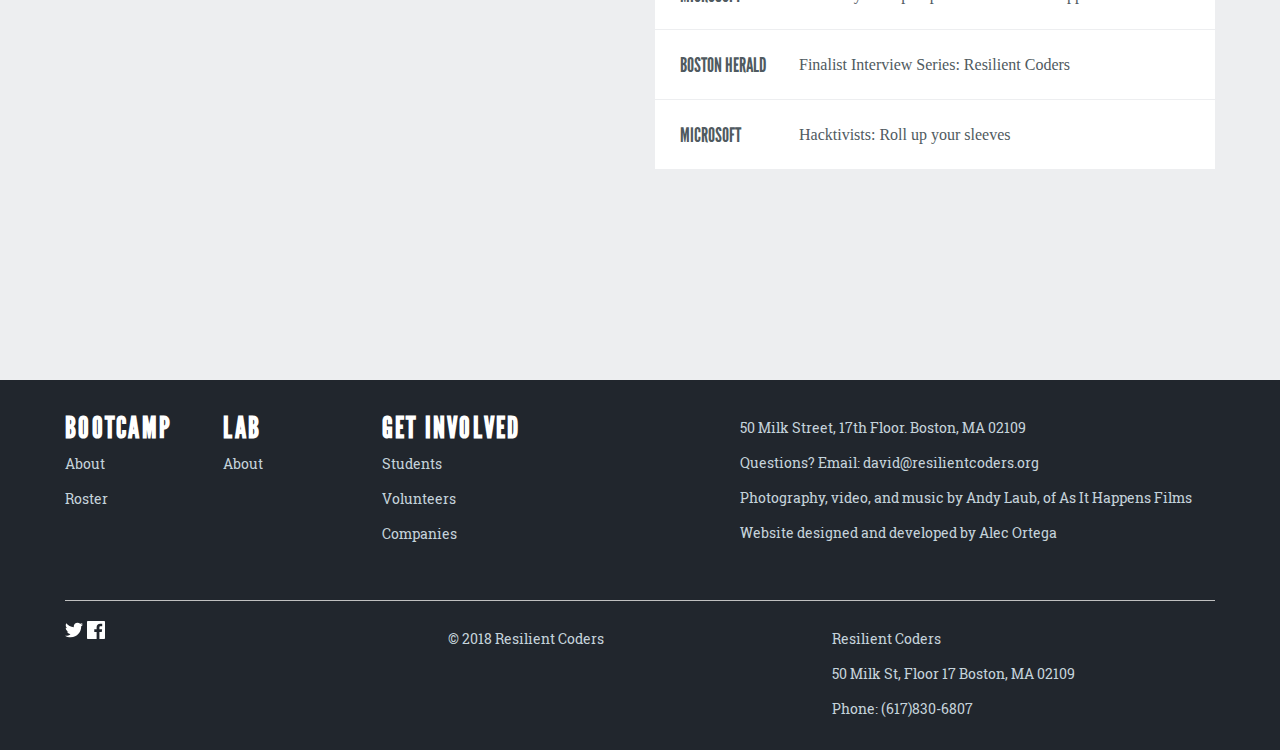
<file: news.html>
<!DOCTYPE html>
<html>
	<head>
		<meta charset="UTF-8">
		<meta name="description" content="">
		<meta name="keywords" content="">
		<meta name="viewport" content="width=device-width,initial-scale=1.0">
		<title></title>
		<link rel="stylesheet" href="news.css">
		<script src="https://ajax.googleapis.com/ajax/libs/jquery/3.3.1/jquery.min.js"></script>
	</head>
	<body>
	<!-------------------------- NAVIGATION --------------------------->

			<div class="navigation">
			<ul class="mainNavigation">
				<li><img src="img/logo.png" alt="logo"></li>
				<li><span class="navSpan"><a href="inner/../index.html" class="innerPage">Home</a></span></li>
				<li><span class="navSpan"><a href="inner/../landing.html" class="innerPage">Bootcamp</a></span></li>
				<li><span class="navSpan"><a href="inner/../lab.html" class="innerPage">Lab</a></span></li>
				<li><span class="navSpan"><a href="inner/../news.html" class="innerPage">News</a></span></li>
				<li><span class="navSpan"><a href="inner/../team.html" class="innerPage">Team</a></span></li>
				<li><span class="navSpan"><a href="inner/../getinvolved.html" class="innerPage">Get Involved</a></span></li>
			</ul>
		</div>

		<div class="navigationMobile">
			<ul>
				<li><img src="img/logo.png" alt="logo"></li>
			</ul>

			<div class="icon">
				<div class="hamburger">
					
				</div>
			</div>
			
		</div>

		<div class="navigationMobileContent">
			<ul class="navigationMobileContentUl">
				<li><span class="navSpanMobile"><a href="inner/../index.html" class="innerPage">Home</a></span></li>
				<li><span class="navSpanMobile"><a href="inner/../landing.html" class="innerPage">Bootcamp</a></span></li>
				<li><span class="navSpanMobile"><a href="inner/../lab.html" class="innerPage">Lab</a></span></li>
				<li><span class="navSpanMobile"><a href="inner/../news.html" class="innerPage">News</a></span></li>
				<li><span class="navSpanMobile"><a href="inner/../team.html" class="innerPage">Team</a></span></li>
				<li><span class="navSpanMobile"><a href="inner/../getinvolved.html" class="innerPage">Get Involved</a></span></li>
			</ul>
		</div>

	<!------------------------- FIRST SECTION ------------------------------->
	
	<div class="firstSection">
		<div class="first section">
			<div class="firstLeft">
				<div class="firstLeft1">

					<h1>NEWS</h1>
					<hr>
					<p class="basic-p">"I want to target issues our communities face and become part of the solution through coding. I look forward to wor… https://t.co/xcX6vDPTVU</p>
				</div>
				<div class="firstLeft2">
					<div class="firstLef1Title box">
						<h2 class="basic-h1">VIDEO AND INTERACTIVE CONTENT</h2>
					</div>
					
						<div class="news-p-table">
							<span class="dates">2.2018</span><span class="news-p">Treasury of Weary Souls</span>
						</div>
						<div class="news-p-table">
							<span class="dates">12.2017</span><span class="news-p">50x30: Equitable Access to the Economy</span>
						</div>

						<div class="news-p-table">
							<span class="dates">6.2017</span><span class="news-p">Resilient Lab</span>
						</div>

						<div class="news-p-table">
							<span class="dates">11.2016</span><span class="news-p">Commit Resilience</span>
						</div>

						<div class="news-p-table">
							<span class="dates">09.2016</span><span class="news-p">MassTLC Distuished Leader Award</span>
						</div>

						<div class="news-p-table">
							<span class="dates">12.2015</span><span class="news-p">Hour of Code</span>
						</div>

						<div class="news-p-table">
							<span class="dates">09.2015</span><span class="news-p">TEDxSomerville: Education as Investment</span>
						</div>

						<div class="news-p-table">
							<span class="dates">04.2015</span><span class="news-p">Boston Coding Camp</span>
						</div>

						<div class="news-p-table">	
							<span class="dates">01.2015</span><span class="news-p">Micah Martin: Resilient Coder</span>
						</div>	
							
				</div>
				<div class="firstLeft3 firstLeft2">
					<div class="firstLef1Title box">
						<h2 class="basic-h1">AWARDS</h2>
					</div>
					<div class="news-p-table">
							<span class="dates">12.2016</span><span class="news-p">BostInno 50 on Fire Winners</span>
						</div>
						<div class="news-p-table">
							<span class="dates">09.2016</span><span class="news-p">MassTLC Distuished Leader Award</span>
						</div>

						<div class="news-p-table">
							<span class="dates">10.2016</span><span class="news-p">Boston Chamber of Commerce: Ten Outstanding Young Leaders</span>
						</div>

						<div class="news-p-table">
							<span class="dates">09.2015</span><span class="news-p">Boston University College of Fine Arts: Inspiring Young Alumni Award</span>
						</div>

						<div class="news-p-table">
							<span class="dates">09.2015</span><span class="news-p">MassChallenge Finalists</span>
						</div>
				</div>
			</div>

			<div class="firstRight">
				<div class="firstRight1 firstLeft2">
					<div class="firstLef1Title box" id="firstLeftBox" style="margin-top:0">
						<h2 class="basic-h1">PRESS</h2>
					</div>
					<div class="news-p-table">
						<span class="dates">TECHCRUNCH</span><span class="news-p">Visualizing the Slave Trade</span>
					</div>
					<div class="news-p-table">
						<span class="dates">MICROSOFT EDUCATION</span><span class="news-p">Coding was her calling. Now her mission is to reveal the creative side of computer science</span>
					</div>
					<div class="news-p-table">
						<span class="dates">MASSTLC</span><span class="news-p">Resilient Coders: Talent Pipeline for Fintech Startup Bison</span>
					</div>
					<div class="news-p-table">
						<span class="dates">MICROSOFT</span><span class="news-p">Meet Ashley – Resilient Coder & Microsoft Intern</span>
					</div>
					<div class="news-p-table">
						<span class="dates">HOT 96.9</span><span class="news-p">VOICES: David Delmar from Resilient Coders</span>
					</div>
					<div class="news-p-table">
						<span class="dates">NBC</span><span class="news-p">Making the Grade: Resilient Coders</span>
					</div>
					<div class="news-p-table">
						<span class="dates">THE WHITE HOUSE</span><span class="news-p">Commit Resilience responds to spike in election related hate crimes</span>
					</div>
					<div class="news-p-table">
						<span class="dates">FAST COMPANY NEWS</span><span class="news-p">Coding Outside the Classroom — Resilient Coders David Delmar on Making Change</span>
					</div>
					<div class="news-p-table">
						<span class="dates">MICROSOFT BLOG</span><span class="news-p">Resilient Coders Tackles Tech Diversity Issues, One Person at a Time</span>
					</div>
					<div class="news-p-table">
						<span class="dates">XCONOMY</span><span class="news-p">Your startup's diversity policy doesn't work</span>
					</div>
					<div class="news-p-table">
						<span class="dates">BOSTON GLOBE</span><span class="news-p">Hacking the opportunity gap: Resilient Coders and true grit</span>
					</div>
					<div class="news-p-table">
						<span class="dates">BAY STATE BANNER</span><span class="news-p">How 20-year-old Jean Exavier Went From Skateboarder to Web Developer</span>
					</div>
					<div class="news-p-table">
						<span class="dates">BOSTINNO</span><span class="news-p">Enabling Youth Employment: A Conversation with Lawrence Brown</span>
					</div>
					<div class="news-p-table">
						<span class="dates">MICROSOFT BLOG</span><span class="news-p">WGBH Greater Bostonians</span>
					</div>
					<div class="news-p-table">
						<span class="dates">WGBH</span><span class="news-p">21 Fresh Faces and Bold Ideas</span>
					</div>
					<div class="news-p-table">
						<span class="dates">BOSTON GLOBE</span><span class="news-p">Mayor Walsh announces partnership with Resilient Coders</span>
					</div>
					<div class="news-p-table">
						<span class="dates">CITY OF BOSTON</span><span class="news-p">How to Spot Coding Talent Early</span>
					</div>
					<div class="news-p-table">
						<span class="dates">BOSTINNO</span><span class="news-p">MassChallenge Finalists PopUp Child Care and Resilient Coders</span>
					</div>
					<div class="news-p-table">
						<span class="dates">NECN</span><span class="news-p">The Power of Ideas: David Delmar</span>
					</div>
					<div class="news-p-table">
						<span class="dates">BOSTON MAGAZINE</span><span class="news-p">Hacktivists: Roll up your sleeves</span>
					</div>
					<div class="news-p-table">
						<span class="dates">MICROSOFT</span><span class="news-p">Inner-city startup to pitch snow removal app</span>
					</div>
					<div class="news-p-table">
						<span class="dates">BOSTON HERALD</span><span class="news-p">Finalist Interview Series: Resilient Coders</span>
					</div>
					<div class="news-p-table">
						<span class="dates">MICROSOFT</span><span class="news-p">Hacktivists: Roll up your sleeves</span>
					</div>
					
				</div>
			</div>
		</div>
	</div>


		<div class="footerSection">
			<div class="footer">
				<div class="footerTop">
					<div class="footerTopLeft">
						<div class="footerTop1">
							<h1 class="basic-h1">Bootcamp</h1>
							<p class="basic-p">About</p>
							<p class="basic-p">Roster</p>
						</div>
						<div class="footerTop2">
							<h1 class="basic-h1">Lab</h1>
							<p class="basic-p">About</p>
						</div>
						<div class="footerTop3">
							<h1 class="basic-h1">Get involved</h1>
							<p class="basic-p">Students</p>
							<p class="basic-p">Volunteers</p>
							<p class="basic-p">Companies</p>
						</div>

					</div>

					<div class="footerTopRight">
						<div class="footerTop4">
							<p class="basic-p">50 Milk Street, 17th Floor. Boston, MA 02109</p>
							<p class="basic-p">Questions? Email: david@resilientcoders.org</p>
							<p class="basic-p">Photography, video, and music by Andy Laub, of As It Happens Films</p>
							<p class="basic-p">Website designed and developed by Alec Ortega</p>
						</div>
					</div>

				</div>

				

				<div class="footerBottom">
					<div class="footerBottom1">
						<img src="img/twitter.svg" alt="svg">
						<img src="img/facebook.svg" alt="svg">
					</div>
					<div class="footerBottom2">
						<p class="basic-p">© 2018 Resilient Coders</p>
					</div>
					<div class="footerBottom3">
						<p class="basic-p">Resilient Coders</p>
						<p class="basic-p">50 Milk St, Floor 17 Boston, MA 02109</p>
						<p class="basic-p">Phone: (617)830-6807</p>
					</div>
				</div>
			</div>
		</div>

	<script src="script.js"></script>
	</body>
</html>
</file>
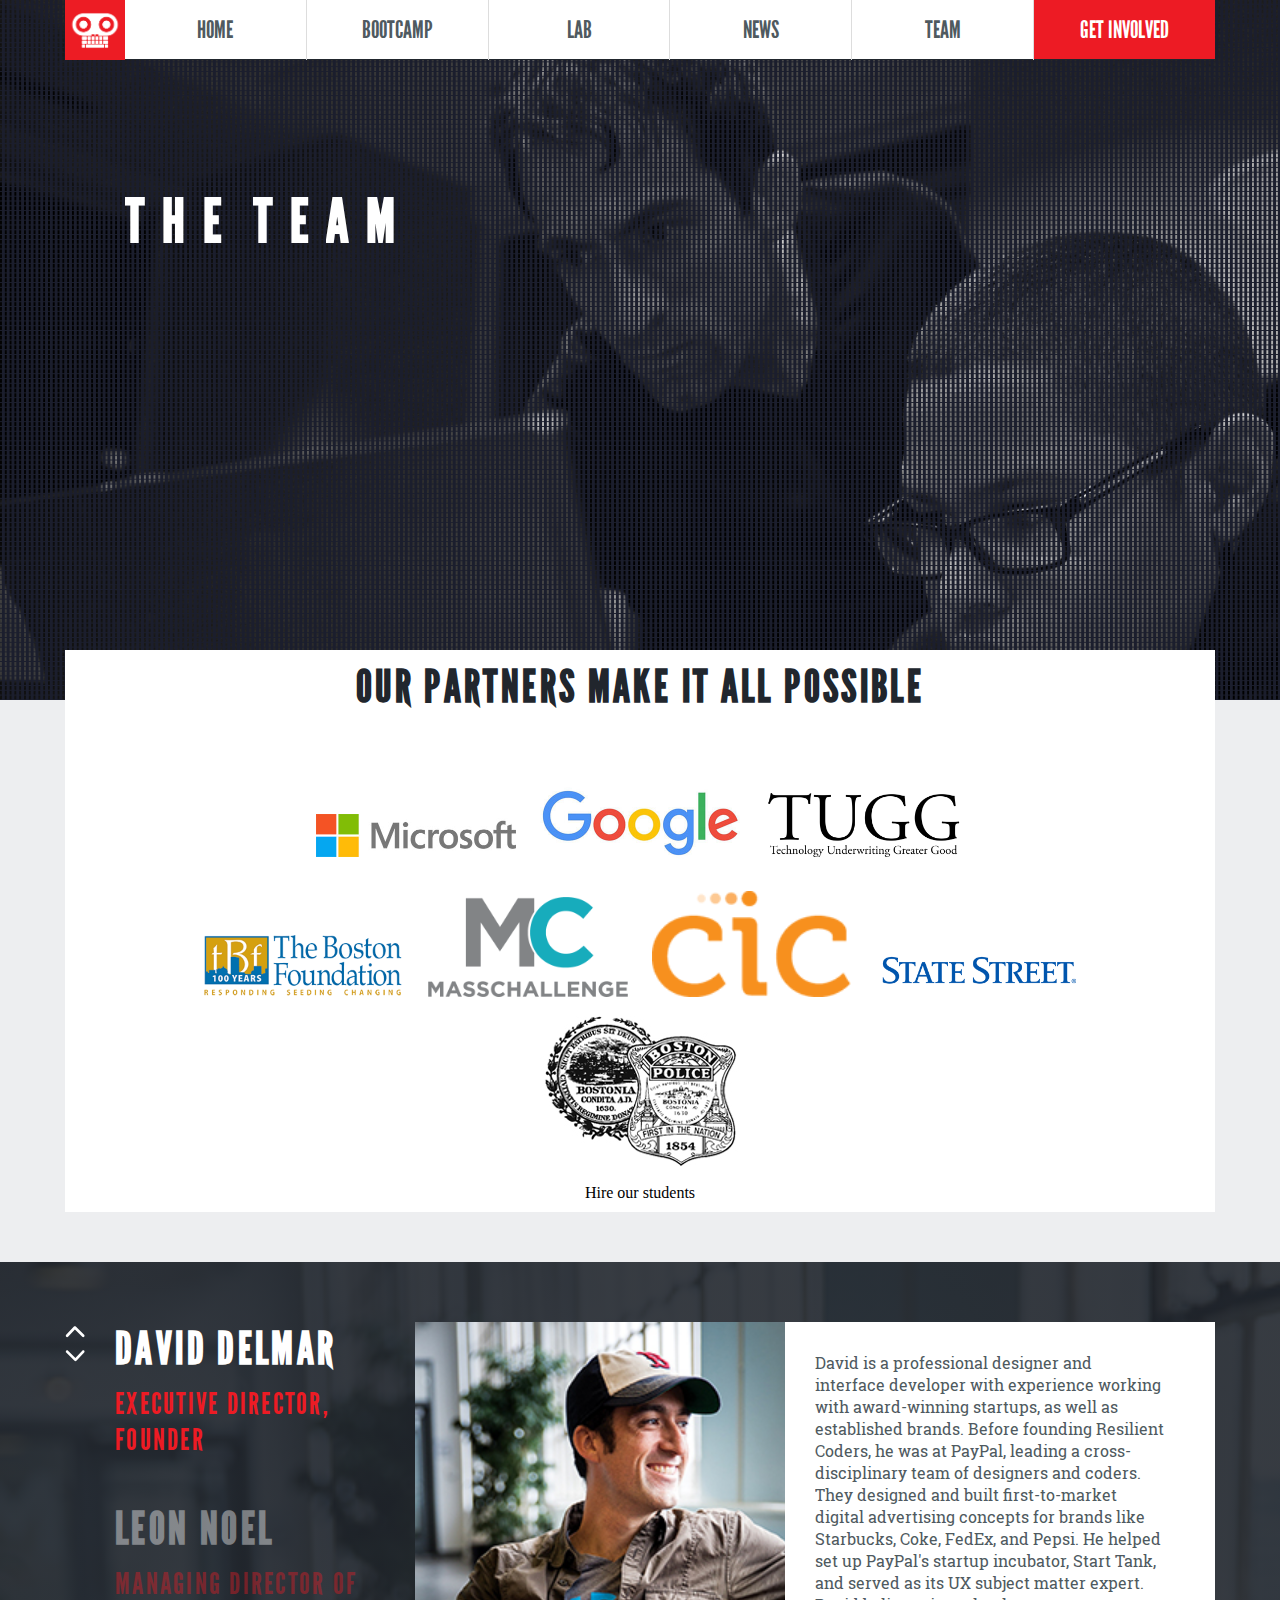
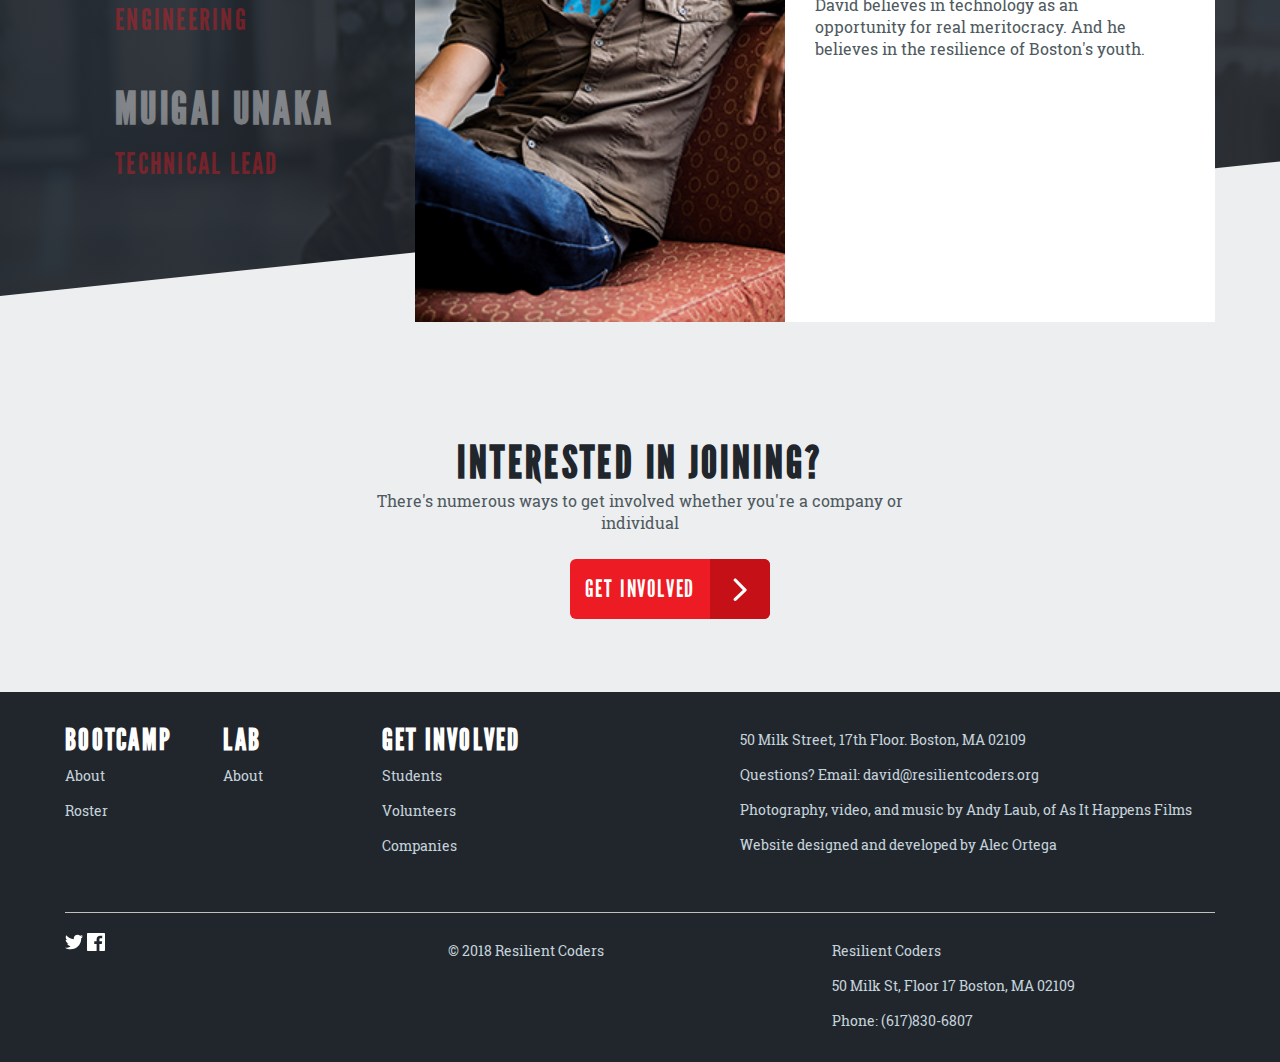
<file: team.html>
<!DOCTYPE html>
<html>
	<head>
		<meta charset="UTF-8">
		<meta name="description" content="">
		<meta name="keywords" content="">
		<meta name="viewport" content="width=device-width,initial-scale=1.0">
		<title></title>
		<link rel="stylesheet" href="team.css">
		<script src="https://ajax.googleapis.com/ajax/libs/jquery/3.3.1/jquery.min.js"></script>
	</head>
	<body>

<!-------------------------- NAVIGATION --------------------------->

			<div class="navigation">
			<ul class="mainNavigation">
				<li><img src="img/logo.png" alt="logo"></li>
				<li><span class="navSpan"><a href="inner/../index.html" class="innerPage">Home</a></span></li>
				<li><span class="navSpan"><a href="inner/../landing.html" class="innerPage">Bootcamp</a></span></li>
				<li><span class="navSpan"><a href="inner/../lab.html" class="innerPage">Lab</a></span></li>
				<li><span class="navSpan"><a href="inner/../news.html" class="innerPage">News</a></span></li>
				<li><span class="navSpan"><a href="inner/../team.html" class="innerPage">Team</a></span></li>
				<li><span class="navSpan"><a href="inner/../getinvolved.html" class="innerPage">Get Involved</a></span></li>
			</ul>
		</div>

		<div class="navigationMobile">
			<ul>
				<li><img src="img/logo.png" alt="logo"></li>
			</ul>

			<div class="icon">
				<div class="hamburger">
					
				</div>
			</div>
			
		</div>

		<div class="navigationMobileContent">
			<ul class="navigationMobileContentUl">
				<li><span class="navSpanMobile"><a href="inner/../index.html" class="innerPage">Home</a></span></li>
				<li><span class="navSpanMobile"><a href="inner/../landing.html" class="innerPage">Bootcamp</a></span></li>
				<li><span class="navSpanMobile"><a href="inner/../lab.html" class="innerPage">Lab</a></span></li>
				<li><span class="navSpanMobile"><a href="inner/../news.html" class="innerPage">News</a></span></li>
				<li><span class="navSpanMobile"><a href="inner/../team.html" class="innerPage">Team</a></span></li>
				<li><span class="navSpanMobile"><a href="inner/../getinvolved.html" class="innerPage">Get Involved</a></span></li>
			</ul>
		</div>

<!------------------------- HEADER SECTION ------------------------------->

<div class="headerSection">
	<div class="headerSectionDots">
		<div class="header section">

			<h1 class="basic-h1 h1First">
				<span>
						<div><div class=h1FirstInner>T</div></div>
						<div><div class=h1FirstInner>H</div></div>
						<div><div class=h1FirstInner>E</div></div>
						<div><div class=h1FirstInner> </div></div>
						<div><div class=h1FirstInner>T</div></div>
						<div><div class=h1FirstInner>E</div></div>
						<div><div class=h1FirstInner>A</div></div>
						<div><div class=h1FirstInner>M</div></div>
				</span>
			</h1>
		<hr class="hrAnimation">
		<p class="basic-p pAnimation">Strong student leadership, dedicated staff, and an impressive board make Resilient Coders what it is. Our people have in common a belief in the social mission, and the muscle to make real change.</p>
		
		</div>
	</div>
</div>	

	<!------------------------- FIRST SECTION ------------------------------->

<div class="firstSection">
	
	<div class="first section">
		<h1 class="basic-h1">OUR PARTNERS MAKE IT ALL POSSIBLE</h1>
<div class="team-logos section">
	<span>
			<img src="img/team-logos-1.jpg" alt="team-logos">
			<img src="img/team-logos-2.jpg" alt="team-logos" class="google">
			<img src="img/team-logos-3.png" alt="team-logos">
	</span>
	<span>
			<img src="img/team-logos-4.png" alt="team-logos">
			<img src="img/team-logos-5.png" alt="team-logos">
			<img src="img/team-logos-6.png" alt="team-logos">
			<img src="img/team-logos-7.png" alt="team-logos">
	</span>
			<img src="img/team-logos-8.jpg" alt="team-logos">
</div>

		<p id="first-p">Hire our students</p>
	</div>
	
</div>

	<!------------------------- SECOND SECTION ------------------------------->

<div class="secondSection">


	<div class="second section">
		<div class="arrowSection">
			<img src="img/arrow-up.svg" alt="" class="arrow-up arrow">
			<img src="img/arrow-down.svg" alt="" class="arrow-down arrow">	
		</div>
		<div class="titleSectionContainer">
			<div class="titleSection">
				<div class="titleSection1 titleSections">
					<h2>DAVID DELMAR</h2>
					<p>EXECUTIVE DIRECTOR, FOUNDER</p>
				</div>
				<div class="titleSection2 titleSections">
					<h2>LEON NOEL</h2>
					<p>MANAGING DIRECTOR OF ENGINEERING</p>
				</div>
				<div class="titleSection3 titleSections">
					<h2>MUIGAI UNAKA</h2>
					<p>TECHNICAL LEAD</p>
				</div>
				<div class="titleSection4 titleSections">
					<h2>ROUGUI DIALLO</h2>
					<p>CHIEF OF STAFF</p>
				</div>
				<div class="titleSection5 titleSections">
					<h2>STEPHANIE CASTAÑOS</h2>
					<p>RELATIONSHIP MANAGER</p>
				</div>
				<div class="titleSection6 titleSections">
					<h2>ALEC ORTEGA</h2>
					<p>TECHNICAL ADVISOR</p>
				</div>
				<div class="titleSection7 titleSections">
					<h2>CHRIS SWENOR</h2>
					<p>TECHNICAL ADVISOR</p>
				</div>
				<div class="titleSection8 titleSections">
					<h2>PAMELA ALDSWORTH</h2>
					<p>BOARD</p>
				</div>
				<div class="titleSection9 titleSections">
					<h2>C.A. WEBB</h2>
					<p>BOARD</p>
				</div>
				<div class="titleSection10 titleSections">
					<h2>FREDERICK TOWNES</h2>
					<p>BOARD</p>
				</div>
				<div class="titleSection11 titleSections">
					<h2>DAVID MENDELS</h2>
					<p>BOARD</p>
				</div>
				<div class="titleSection12 titleSections">
					<h2>DUNIA GONCALVES</h2>
					<p>BOARD</p>
				</div>
			</div>
		</div>

		<div class="team-slider-content-section">

			<div class="teamSliderLeft ts">
				<img src="img/team-slider-1.jpg" alt="" class="teamImgSlider" >
			</div>
			<div class="teamSliderRight ts">
				
				
				<div class="secondRightSlider">
					<ul class="teamSlider">
						<li>
							<p>David is a professional designer and interface developer with experience working with award-winning startups, as well as established brands. Before founding Resilient Coders, he was at PayPal, leading a cross-disciplinary team of designers and coders. They designed and built first-to-market digital advertising concepts for brands like Starbucks, Coke, FedEx, and Pepsi. He helped set up PayPal's startup incubator, Start Tank, and served as its UX subject matter expert. David believes in technology as an opportunity for real meritocracy. And he believes in the resilience of Boston's youth.</p>
						</li>
						<li><p>Leon Noel is an internationally recognized software developer and entrepreneur. Before joining the Resilient Coders team, he co-founded SocialSci, a scientific surveying company relied on by over 4000 academic institutions and held an associate position at Harvard University. Besides his lecturing work at Harvard Business School, MIT Sloan School of Business, and General Assembly, Leon has also worked with major brands such as Shawmut Construction, BMW and Capital One to help train their engineering teams and bring new technology to market. His technological pursuits have been featured in numerous publications including Tech Crunch, Black Enterprise, and the Boston Globe.</p></li>
						<li><p>Muigai Unaka is an award winning software developer and designer. Revered as “sensei” in the Resilient Coders community, he has interacted with upwards of 60 early career software engineers to develop, destroy, debug and deploy numerous web applications. When Muigai is not training the future faces of the software engineering world, he can be found contributing to Bevspot’s web platform as well as instructing students at Northeastern University on the fundamentals of Interaction Design in web development. Also, his great-grandfather is Jomo Kenyatta.</p></li>
						<li><p>Prior to joining Resilient Coders, Rougui worked for 2+ years in management consulting, focusing on the social sector and non-profits. During her time at McKinsey & Company, she built extensive experience in performance management, business strategy and impact assessment. Rougui is an entrepreneurial and creative problem solver who is driven by the idea of unlocking the potential of organisations and helping leaders accomplish and scale their visions.</p></li>
						<li><p>Stephanie Castaños is an artist with a background in event marketing and the entertainment industry. Stephanie has worked with spanish-speaking network Telemundo, and TheTruth.com - the nation's largest tobacco prevention campaign. In the past few years, she has immersed herself in the Boston startup world and continues to learn how to use business and technology for social good. When she’s not building relationships, you can find her time traveling at the MFA.</p></li>
						<li><p>Alec has been a mentor with Resilient for the last two years. He's passionate about diversity in tech and social innovation. He believes that diversity means not just acknowledging, but embracing the fact that some can get to "Point B" regardless of their "Point A". To this end, he's also an award-winning instructor at at Startup Institute teaching the Web Design track. During the day, he works as a front end engineer at HubSpot and consumes too much coffee for his own good.</p></li>
						<li><p>Taught himself how to code at the age of 12. Discovered he loved it and couldn't get enough. Decided to bypass college and dive right into his career as a developer. Worked his way up through the developer ranks until it was time inspire other developers to make amazing things. Currently the CEO and Co-Founder of East Coast Product (ECP) -- a design and development agency that works to be the fastest, most efficient way to build digital product and get companies to their next milestone.</p></li>
						<li><p>Pamela Aldsworth is a managing director with Silicon Valley Bank Capital. In this role, she oversees strategic relationships with venture capital firms by leveraging the diverse financial services of SVB Financial Group (SVB) platform. She is primarily focused on managing relationships with a key subset of venture capital firms that have historically and consistently achieved top decile returns. She builds strategic roadmanps with firms in her coverage universe to ensure that SVB is providing the best possible insights, guidance, products and services to the partnership and their portfolio companies.</p></li>
						<li><p>C.A. runs the Community Foundation at Underscore VC, incorporating the Startup Secrets program and works on their broader community outreach from which our _Core groups of experienced entrepreneurs are formed. As a proven community builder and marketer, C.A. comes from her previous post as Executive Director of the New England Venture Capital Association, where she reinvented and reinvigorated the 40-year old association. Recently, C.A. was recognized as an Innovation All Star by Boston Business Journal and is passionate about creating powerful communities that can have a meaningful and lasting impact on business.</p></li>
						<li><p>Fred builds and leads teams that craft web platforms, products, and communities. From software development and architecture, to product marketing strategy, to business leadership and operations, he thrives at the intersection of technology, strategy, and design. He's worked with organizations of all sizes on two continents, from The Coca-Cola Company and Staples to Sony and Microsoft, to develop and drive business models at scale. Now, he's applying his technical experience as both developer and entrepreneur to transforming the real estate industry with Placester, advising early-stage startups, and speaking at digital marketing and technology events around the world.</p></li>
						<li class="last2"><p>David Mendels has helped build and lead several of the most innovative software companies of the last 25 years. Most recently, he was CEO of Brightcove, the leading software-as-a-service online video platform, delivering over 200 years of video every 24 hours for over 2000 customers in 75 countries. Brightcove was also named Best Place to Work in Boston by the Boston Globe. Prior to Brightcove, he held multiple leadership roles at Macromedia and Adobe over 16 years, including leading the business units for technologies that had a fundamental impact on our experience of the internet include Adobe Flash and PDF. David also has roles as Board Member at Witness.org, advisor/mentor with Our Generation Speaks and as a member of the steering committee of the Movement Voter Project. David has a Masters Degree in Japanese Studies from the University of California at Berkeley and a B.A. from Wesleyan University.</p></li>
						<li class="last2"><p>Dunia wants to live in a world where education is an opportunity available to everyone, books come bundled with extra dark chocolate, and with a glass of wine, and there is a force field around her keyboard that repels cats and sticky baby fingers. With nearly 9 years of ESL teaching behind her, she gracefully took a nose dive into the technology field via Resilient Coders Bootcamp. She landed a job as a Frontend Web Developer at Everquote in Cambridge. With these new-found skills, she devotes time to personal development and mentoring new coders, even if remotely, on a daily basis. Dunia is a born and raised Bostonian, and now that The Tech Hub has migrated here, she would love to see a range of diversity showcased in the field. And as a Resilient Coders alumna, it is now part of her mission to help make that happen. When she’s not writing code, you can find her whipping up a yummy treat, reading a book imprinted with baby drool or taking a much-needed nap.</p></li>
					</ul>
				</div>
			</div>
		</div>



		</div>
		
	</div>
</div>

<div class="thirdSection">
<div class="secondSkew"></div>
	<div class="third section">
		<h1>INTERESTED IN JOINING?</h1>
		<p class="basic-p third-team-p">There's numerous ways to get involved whether you're a company or individual</p>
		<div class="buttonHeaderContainer" id="headerButtonDiv">
			<a href="#/" class="basic-button">
				<p>Get Involved</p>
				<div class="headerArrow">
					<img src="img/arrow.svg" alt="svg" id="headerButtonImg" class="basic-arrow-img">
				</div>
			</a>
		</div>
	</div>
</div>


		<div class="footerSection">
			<div class="footer">
				<div class="footerTop">
					<div class="footerTopLeft">
						<div class="footerTop1">
							<h1 class="basic-h1">Bootcamp</h1>
							<p class="basic-p">About</p>
							<p class="basic-p">Roster</p>
						</div>
						<div class="footerTop2">
							<h1 class="basic-h1">Lab</h1>
							<p class="basic-p">About</p>
						</div>
						<div class="footerTop3">
							<h1 class="basic-h1">Get involved</h1>
							<p class="basic-p">Students</p>
							<p class="basic-p">Volunteers</p>
							<p class="basic-p">Companies</p>
						</div>

					</div>

					<div class="footerTopRight">
						<div class="footerTop4">
							<p class="basic-p">50 Milk Street, 17th Floor. Boston, MA 02109</p>
							<p class="basic-p">Questions? Email: david@resilientcoders.org</p>
							<p class="basic-p">Photography, video, and music by Andy Laub, of As It Happens Films</p>
							<p class="basic-p">Website designed and developed by Alec Ortega</p>
						</div>
					</div>

				</div>

				

				<div class="footerBottom">
					<div class="footerBottom1">
						<img src="img/twitter.svg" alt="svg">
						<img src="img/facebook.svg" alt="svg">
					</div>
					<div class="footerBottom2">
						<p class="basic-p">© 2018 Resilient Coders</p>
					</div>
					<div class="footerBottom3">
						<p class="basic-p">Resilient Coders</p>
						<p class="basic-p">50 Milk St, Floor 17 Boston, MA 02109</p>
						<p class="basic-p">Phone: (617)830-6807</p>
					</div>
				</div>
			</div>
		</div>
	
	<script src="script.js"></script>
	</body>
</html>
</file>
<file: style.css>
/* BOOTCAMP Page pradetas daryti su css */


*{
	padding:0;
	margin:0;
	box-sizing: border-box;
	text-decoration: none;
	list-style-type:none;
}
@font-face {
    font-family: league-gothic;
    src: url(leaguegothic-regular-webfont.woff);
}

@font-face{
	font-family: Roboto;
	src:url(RobotoSlab-Regular-webfont.woff);
}


/************************************* NAVIGATION ******************************************/

.navigation{
	height: 60px;
	width: 100%;
	max-width: 1150px;
	position: fixed;
	display: inline-block;
	text-align: center;
	align-items: center;
	margin:auto;
	left:0;
	right:0;
	z-index: 9999;
}

.scrolledNav{
	transform: matrix(1,0,0,1,0,-144);
	transition:1s;
}

.scrolledNavUp{
	transform: matrix(1,0,0,1,0,0);
	transition:1s;
}

.navigationMobile{
	display: none;
}

.navigation img{
	width: 60px;
}

.navigation ul{
	display: flex;
	flex-direction: row;
	height: 100%;
}

.navigation ul li:not(:nth-child(1)){
	display: flex;
	font-family: league-gothic,league gothic,sans-serif;
	text-transform: uppercase;
	border-right: 1px solid #ddd;
    color: #4f5a60;
    flex-basis: 0;
	flex-grow:1;
	line-height: 60px;
	justify-content: center;
	height: inherit;
	font-size: 24px;
	background-color: #fff;
	z-index: 99;
	cursor: pointer;
}

.navigation ul li:nth-child(7){
	background-color: #ed1b24;
	color:white;
	border-right: none;
}


.navigation ul li:not(:nth-child(1)){
	text-decoration: none;
	position: relative;
	padding:0;
}

.navigation ul li:not(:nth-child(1)):hover{
	color:white;
	transition:0.3s;
}

.navigation ul li:not(:nth-child(1)):after {
  content: '';
  position: absolute;
  bottom: 0;
  right: 0;
  left:0;
  width: 100%;
  height:1px;
  background-color: #21262D;
  color:white;
  transition: 0.3s;
  z-index: 1;
}

.navigation ul li:not(:nth-child(1)):hover:after {
  width: 100%;
  right: 0;
  left:0;
  color:white;
  height: 100%;
}

.navSpan{
	z-index: 9999;
}

.navigationMobileContent{

}

.navigationMobileContentActive{
	top:60px;
	height: 100%;
	position: fixed;
	width: 100%;
	background-color: #21262D;
	z-index: 99;
	transition:0.3s;
}

.navigationMobileContentUl{
	display: none;
}

.ulActive{
	display: flex;
	flex-direction:column;
	padding-top:30px;
}

.navSpanMobile{
	margin-left:-90px;
	opacity: 0;
	
	font-family: league-gothic,league gothic,sans-serif;
    text-transform: uppercase;
    font-size: 60px;
    color: white;
    letter-spacing: .075em;
    padding: 0 60px 0 60px;

    transition:0.9s;

    cursor:pointer;

}

.navSpanMobileFade{
	opacity: 1;
	margin-left:-30px;
	transition:0.9s;
}

.navigationMobileContentUl li{
	position: relative;
	left:-50px;
	animation-name:nav_li_animation;
	animation-fill-mode: forwards;
	animation-duration:0.3s;
	transition:0.3s;
}

@keyframes nav_li_animation{
	from{left:-50px;}
	to{left:0px;}
}

.navSpanMobile{
	position: relative;
	transition:0.3s;
}
/************************************* HEADER ******************************************/



.headerSection{
	height: 700px;
	background-image: url("img/header.png");
	background-size: cover;
	background-repeat: no-repeat;
	z-index: -999;
}

.headerSectionDots {
	height: 700px;
	content: '';
	display: block;
	position: absolute;
	left: 0;
	right: 0;
	top: 0;
	bottom: 0;
	background-image: -webkit-linear-gradient(-90deg,    transparent 0%,    transparent 80%, #1b1e2d 30%, #1b1e2d 100%),
    -webkit-linear-gradient(  0deg, rgba(0,0,0,.1) 0%, rgba(0,0,0,.1) 30%, #1b1e2d 30%, #1b1e2d 100%);
	background-size:.30em .30em;
}

.header{
	height: 100%;
	max-width: 1150px;
	width: 1150px;
	text-align: center;
	margin:auto;
	height: inherit;
	display: flex;
	flex-direction: column;
	justify-content: center;
	align-items: flex-start;
	z-index: 9;
}

.basic-h1{
	font-family: league-gothic,league gothic,sans-serif;
	text-transform: uppercase;
	font-size: 60px;
	color:white;
	letter-spacing: .075em;
	padding: 0 60px 60px 60px;
}

.basic-hr{
	background-color: #ed1b24;
	margin: 0 60px 60px 60px;
	width: 70px;
	border:none;
	height: 5px;
}

#basic-hr-header{
	width:0;
	background-color: #ed1b24;
	margin: 0 60px 60px 60px;
	border:none;
	height: 5px;
	animation-name:basicHrHeader;
	animation-duration: 0.5s;
	animation-delay: 0.5s;
	animation-fill-mode: forwards;
}

@keyframes basicHrHeader{
	from{width:0px;}
	to{width:70px;}
}

.basic-p{
	color: #c5d3db;
	font-family: Roboto, sans-serif;
	font-size: 16px;
	padding: 0 60px 60px 60px;
	max-width: 600px;
	text-align: left;
}

#basic-p-header{
	color: #c5d3db;
	font-family: Roboto, sans-serif;
	font-size: 16px;
	padding: 0 60px 60px 60px;
	max-width: 600px;
	text-align: left;
	opacity: 0;
	animation-name:BasicPHeaderMatrix;
	animation-duration: 0.6s;
	animation-delay:0.9s;
	animation-fill-mode: forwards;
	position: absolute;
	height: 100px;
}

@keyframes BasicPHeaderMatrix{
	from{top:600px;opacity:0;}

	to{top:400px;opacity:1;}
}


.headerArrow{
	background-color: #c51017;
	width: 60px;
	height: 60px;
	line-height: 70px;
	border-radius: 0 6px 6px 0;
}





.basic-arrow-img{
	width: 24px;
	transform: matrix(1,0,0,1,0,0);
}

.basic-button:hover{
	background-color: #c51017;
	transition-duration: 0.5s;
}

.headerButtonImgHover{
	transition-duration: 0.1s;
	transform: matrix(1,0,0,1,10,0);
	opacity: 0;
}

.basic-button{
	margin-left: 60px;
	border-radius: 6px;
	display: flex;
	justify-content: center;
	align-items: center;
	flex-direction: row;
	background-color: #ed1b24;
	text-align: center;
}

.basic-button p{
	margin-right:15px;
}


.basic-button{
	padding:0 0 0 15px;
	font-family: league-gothic,league gothic,sans-serif;
	text-transform: uppercase;
	color:white;
	font-size: 24px;
	letter-spacing: .075em;
}

.h1First span{
	position: relative;
	animation: firstTitle 1.0s infinite;
	overflow-x: hidden;
}


.buttonHeaderContainer{
	height: 60px;
}

#headerButtonDiv{
	position: absolute;
	opacity: 0;
	animation-name:BasicButtonAnimation;
	animation-delay: 1.3s;
	animation-duration:0.3s;
	animation-fill-mode: forwards;

}

@keyframes BasicButtonAnimation{
	from{top:600px;opacity:0;}

	to{top:500px;opacity:1;}
}

.pHeaderContainer{
	height: 60px;
}

.h1First div{
	overflow:hidden;
	display: inline-block;
	height: 60px;
}



.h1FirstInner{
	animation-name:h1FirstAnimation;
	animation-duration:0.5s;
	animation-fill-mode: forwards;
}




@keyframes h1FirstAnimation{
 from {
   transform: matrix(1,0,0,1,-20,0);
  }
  to {
    transform: matrix(1,0,0,1,0,0);
  }
}

.innerPage{
	color: inherit;
}

/************************************* FIRST SECTION ******************************************/

.firstSection{
	background-color: #edeef0;
	height: 443px;
}

.first{
	width: 100%;
	max-width: 1150px;
	margin:auto;
	display: flex;
}

.first1{
	margin-top:-50px;
	height: 443px;
	padding: 60px 10px 60px 10px;
	background-color: #fff;
	flex-basis: 0;
	flex-grow:1;
	z-index: 9;
}

.first1 h1{
	color:black;
	font-size:40px;
	padding-bottom: 30px;
	
}

.first1 hr{
	margin: 0 60px 30px 60px;
}

.first1 p{
	color: #4f5a60;
	width: 100%;
}



.first2{
	display: flex;
	flex-direction: column;
	padding: 60px 10px 60px 10px;
	border-top: 3px solid #ed1b24;
    background-color: #21262d;
	flex-basis: 0;
	flex-grow:1;
    align-items: flex-start;
}

.first2 h1{
	font-size:40px;
	padding-bottom: 30px;
}

#first2p{
	padding-bottom: 30px;
}


/************************************* SECOND SECTION ******************************************/

.secondSection{
	height: 250px;
	background-color: #fff;
	position:relative;
}

.second{
	position: relative;
	width: 100%;
	max-width: 1150px;
	margin:auto;
	display: flex;
	flex-direction: column;
	justify-content: center;
	align-items: center;
	height: 100%;
}

.second h1{
	color:black;
	padding:0;
	margin:0;
}

.second p{
	text-transform: uppercase;
	padding:0;
	margin:0;
	color: #4f5a60;
	font-family: league-gothic,league gothic,sans-serif;
}

.second h2{
	color:black;
	padding:0;
	margin:0;
	font-size:40px;
}

.secondSkew{
	background-color: #21262d;
	position: absolute;
    top: 0;
    left: 0;
    height:100%;
    z-index:-9999;
    width: 100%;
    transform: skewY(-6deg);
    transform-origin: top left;
}

/************************************* THIRD SECTION ******************************************/

.thirdSection{
	height: 2400px;
	background-color: #21262d;
	margin-bottom:200px;
	position:relative;
	z-index:-3;
}


.third{
	position: relative;
	width: 100%;
	max-width: 1150px;
	margin:auto;
	display: grid;
	grid-template-columns:repeat(15, 1fr);
	grid-template-rows:repeat(8, 600px);
	height: 100%;
	margin-top: 210px;
}

.lineContainer{
	height: 2900px;
	width:4px;
	position: absolute;
	background-color: red;
	grid-column: 8/8;
	margin:auto;
	left:0;
	right:0;
	top:-190px;
	z-index:-2;
}

.line{
	width:4px;
	height: 500px;
	position: fixed;
	background-color: #edeef0;
	grid-column: 8/8;
	margin:auto;
	left:49.85%;
	top:500px;
	z-index:-1;
}

.bubble1-1{
	top:-15px;
	width:10px;
	height: 10px;
	position: absolute;
	left:-3px;
	border-radius: 100px;
	background-color: #edeef0;
}

.bubble1-2{
	top:-20px;
	width:20px;
	height: 20px;
	position: absolute;
	left:-7.5px;
	border-radius: 100px;
	border:2px solid #edeef0;
	background-color: white;
}

.growBubble1-2{
	top:-20px;
	width:25px;
	height: 25px;
	left:-10px;
	transition:0.3s;
	border:2px solid black;
}
.growBubble1-1{
	background-color: red;
	top:-13px;
	transition:0.3s;
}

.bubble2-1{
	top:535px;
	width:10px;
	height: 10px;
	position: absolute;
	left:-3px;
	border-radius: 100px;
	background-color: #edeef0;
}

.bubble2-2{
	top:530px;
	width:20px;
	height: 20px;
	position: absolute;
	left:-7.5px;
	border-radius: 100px;
	border:2px solid #edeef0;
	background-color: white;

	transition:0.3s;
}

.growBubble2-2{
	top:528px;
	width:25px;
	height: 25px;
	left:-10px;
	transition:0.3s;
	border:2px solid black;
}
.growBubble2-1{
	background-color: red;
	
	transition:0.3s;
}


.bubble3-1{
	top:1065px;
	width:10px;
	height: 10px;
	position: absolute;
	left:-3px;
	border-radius: 100px;
	background-color: #edeef0;
}

.bubble3-2{
	top:1060px;
	width:20px;
	height: 20px;
	position: absolute;
	left:-7.5px;
	border-radius: 100px;
	border:2px solid #edeef0;
	background-color: white;
}

.growBubble3-2{
	top:1058px;
	width:25px;
	height: 25px;
	left:-10px;
	transition:0.3s;
	border:2px solid black;
}
.growBubble3-1{
	background-color: red;
	transition:0.3s;
}


.bubble4-1{
	top:1595px;
	width:10px;
	height: 10px;
	position: absolute;
	left:-3px;
	border-radius: 100px;
	background-color: #edeef0;
}

.bubble4-2{
	top:1590px;
	width:20px;
	height: 20px;
	position: absolute;
	left:-7.5px;
	border-radius: 100px;
	border:2px solid #edeef0;
	background-color: white;
}

.growBubble4-2{
	top:1588px;
	width:25px;
	height: 25px;
	left:-10px;
	transition:0.3s;
	border:2px solid black;
}
.growBubble4-1{
	background-color: red;
	transition:0.3s;
}

.bubble5-1{
	top:2125px;
	width:10px;
	height: 10px;
	position: absolute;
	left:-3px;
	border-radius: 100px;
	background-color: #edeef0;
}

.bubble5-2{
	top:2120px;
	width:20px;
	height: 20px;
	position: absolute;
	left:-7.5px;
	border-radius: 100px;
	border:2px solid #edeef0;
	background-color: white;
}

.growBubble5-2{
	top:2118px;
	width:25px;
	height: 25px;
	left:-10px;
	transition:0.3s;
	border:2px solid black;
}
.growBubble5-1{
	background-color: red;
	transition:0.3s;
}

.bubble6-1{
	top: 2774px;
	width:10px;
	height: 10px;
	position: absolute;
	left:-3px;
	border-radius: 100px;
	background-color: #edeef0;
}

.bubble6-2{
	top: 2769px;
	width:20px;
	height: 20px;
	position: absolute;
	left:-8px;
	border-radius: 100px;
	border:2px solid #edeef0;
	background-color: white;
}

.growBubble6-2{
	top:2765px;
	width:25px;
	height: 25px;
	left:-10px;
	transition:0.3s;
	border:2px solid black;
}
.growBubble6-1{
	top:2772px;
	background-color: red;
	transition:0.3s;
}


.third1Left{
	grid-column: 1/8;
	grid-row: 1/2;
	
	position: relative;
	margin-right:50px;
	display: flex;
}

.third1LeftContent{
	display: flex;
	flex-direction:column;
	justify-content: center;
}

.third1Left h1, .third2Right h1, .third3Left h1, .third4Right h1{
	padding: 0 60px 30px 60px;
	font-size:45px;
}

.third1Left hr, .third2Right hr{
	margin: 0 60px 30px 60px;
}

.third1Left p{
	padding: 0 0 60px 60px;
    max-width: 100%;
}

.third1Right{
	grid-column: 9/16;
	max-width:500px;
	max-height: 508px;
	overflow:hidden;
	grid-row: 1/2;
	margin-left:50px;
}

.third1Right img{
	width: 500px;
}

.third2Left img{
	width:500px;
}

.third2Left{
	grid-column: 1/8;
	grid-row: 2/3;
	height: 100%;
	max-width:500px;
	max-height: 508px;
	overflow:hidden;
	margin-right:50px;
}

.third2Right{
	grid-column: 9/16;
	grid-row: 2/3;

	margin-left:50px;
}


.third2Right p{
	
	width:100%;
	padding: 0 0 60px 60px;
    max-width: 100%;
}

.third3Left{
	grid-column: 1/8;
	grid-row: 3/4;
	height: 100%;

	margin-right:50px;
}
.third3Right img{
	width:500px;
}

.third3Right{
	grid-column: 9/16;
	grid-row: 3/4;
	max-width:500px;
	max-height: 508px;
	overflow:hidden;
	margin-left:50px;
}


.third3Left p {
    width: 100%;
    padding: 0 0 60px 60px;
    max-width: 100%;
}

.third4Left img{
	width:500px;
}
.third4Left{
	grid-column: 1/8;
	grid-row: 4/5;
	height: 100%;
	max-width:500px;
	max-height: 508px;
	margin-right:50px;
	overflow:hidden;
}

.third4Right{
	grid-column: 9/16;
	grid-row: 4/5;
	margin-left:50px;
}

.third4Right p {
    width: 100%;
    padding: 0 0 60px 60px;
    max-width: 100%;
}


.thirdSkew{
	margin-top:-200px;
	background-color: #21262d;
	position: absolute;
    bottom: 0;
    top:0;
    left: 0;
    height: 200px;
    width: 100%;
    transform: skewY(-6deg);
    transform-origin: top left;
    z-index:-999;
}


/************************************* FOURTH SECTION ******************************************/


.fourthSection{
	padding-top:100px;
	height: 300px;
	background-color: #fff;
	position:relative;
	padding-bottom: 60px;
}

.fourth{
	position: relative;
	background-color: #fff;

	width: 100%;
	max-width: 1150px;
	margin:auto;
	display: flex;
	flex-direction: column;
	justify-content: center;
	align-items: center;
	height: 100%;
	margin-top:90px;
}

.fourth h1{
	color:black;
	padding:0;
	margin:0;
}

.fourth p{
	text-transform: uppercase;
	padding:0;
	margin:0;
	color: #4f5a60;
	font-family: league-gothic,league gothic,sans-serif;

}

#fourth-p{
	font-family:Roboto, sans-serif;
	text-transform: none;
	width: 40%;
	text-align: center;
	padding-bottom:60px;
	background-color: #fff;
}

.fourth h2{
	color:black;
	padding:0;
	margin:0;
	font-size:40px;
}

/************************************* FIFTH SECTION ******************************************/


.fifthSection{
	height: 598px;
	background: linear-gradient( rgba(27, 30, 45, 0.7), rgba(27, 30, 45, 0.7) ), url("img/fifth.jpg");
	background-size: cover;
	z-index: 10;
}

.fifth{
	position: relative;
	width: 100%;
	max-width: 1150px;
	margin:auto;
	display: flex;
	flex-direction: column;
	justify-content: center;
	align-items: center;
	height: 100%;
	margin-top: 90px;
	z-index: 10;
}

.fifth p{
	text-align: center;
}

/************************************* SIXTH SECTION ******************************************/

.sixthSection{
	background-color: #edeef0;
	height: 443px;
}

#buttonSixth2p{
	color:white;

}

.buttonSixth2{
	justify-content: flex-start;
	width: 200px;
}

/************************************* SEVENTH SECTION ******************************************/

.seventhSection{
	height: 550px;
	background-color:#fff;
	position: relative;
}

.seventhTitle{
	position: relative;
	width: 100%;
	max-width: 1150px;
	margin:auto;
	display: flex;
	justify-content: center;
	align-items: center;
}

.seventhTitle h1{
	color:black;
	font-size:40px;
	padding-top:60px;
	margin-bottom:0;
	padding-bottom:0;
}

.seventh{
	background-color:#fff;
	position: relative;
	width: 100%;
	max-width: 1150px;
	margin:auto;
	display: flex;
	flex-direction: column;
	align-items: center;
	height: 100%;
}

.seventh img{
	width: 200px;
	margin: 10px 30px 10px 30px;
}

.seventh1{
	flex-direction: row;
}

.seventhBottom{
	display: flex;
	justify-content: center;
	align-items: center;
	padding-bottom: 70px;
	background-color:#fff;
}

#seventh-p{
	color: #4f5a60;
}

#seventh-p{
	max-width: 200px;
	text-decoration: none;
	position: relative;
	padding:0;
}


#seventh-p:after {
  content: '';
  position: absolute;
  bottom: 0;
  right: 50%;
  left:50%;
  width: 0%;
  border-bottom: 2px solid #3366FF;
  transition: 0.4s;
}

#seventh-p:hover:after {
  width: 100%;
  right: 0;
  left:0;
}

.sm{
	display: none;
}

/************************************* FOOTER SECTION ******************************************/

.footerSection{
	position: relative;
	height: 370px;
	background-color: #21262d;
	margin-top:200px;
}

.footer{
	position: relative;
	width: 100%;
	max-width: 1150px;
	margin:auto;
	display: flex;
	flex-direction: column;
	align-items: center;
	height: 100%;
	justify-content: center;
	align-items: center;

}

.footer p{
	margin:0;
	padding:0;
	max-width: 600px;
    font-size: 14px;
    padding:8px 0;
}
.footer h1{
	padding:0;
	margin:0;
	font-size: 30px;
}

.footerTop{
	display: flex;
	flex-direction: row;
	flex:1;
	width: 100%;
	margin:30px 0;
}
.footerTopLeft{
	display: flex;
	flex-basis: 0;
	flex-grow: 1;
	flex-direction: row;
	width: 100%;
}

.footerTopRight{
	display: flex;
	flex-basis: 0;
	flex-grow: 1;
	flex-direction: row;
	width: 100%;
	margin-left:200px;
	margin-bottom: 20px;
}	


.footerTop1{
	flex-basis: 0;
	flex-grow: 1;
	flex-direction: column;
}

.footerTop2{
	flex-basis: 0;
	flex-grow: 1;
	flex-direction: column;
}

.footerTop3{
	flex-basis: 0;
	flex-grow: 1;
	flex-direction: column;
}

.footerTop4{
	flex-basis: 0;
	flex-grow: 1;
	flex-direction: column;
}

.footer hr{
	width:100%;
	height: 0.05em;
	border:none;
	background-color: silver;
}

.footerBottom{
	display: flex;
	flex-direction: row;
	flex:1;
	width: 100%;
	padding:20px 0;

	border-top:0.01em solid silver;
}

.footerBottom img{
	width: 18px;
}

.footerBottom1{
	flex-basis: 0;
	flex-grow: 1;
	flex-direction: column;
}

.footerBottom2{
	flex-basis: 0;
	flex-grow: 1;
	flex-direction: column;
}

.footerBottom3{
	flex-basis: 0;
	flex-grow: 1;
	flex-direction: column;
}




@media only screen and (max-width: 800px) {
	.navigation ul li:not(:nth-child(1)){
		display: none;
	}
	.navigation ul{
		display: none;
	}

	.navigationMobile{
	height: 60px;
	width: 100%;
	position: fixed;
	display: flex;
	text-align: center;
	align-items: center;
	margin:auto;
	z-index: 9999;
	background-color: #fff;
	}

	.navigationMobile img{
		width: 60px;
	}

	.navigationMobile ul{
		display: flex;
		flex-direction: row;
		height: 100%;
	}

	.icon{
		position: absolute;
		top:50%;
		left:50%;
		transform: translate(-50%, -50%);
		width: 60px;
		height: 60px;
		cursor: pointer;
	}

	.hamburger{
		width:50px;
		height: 6px;
		background-color: gray;
		position: absolute;
		top:50%;
		left:50%;
		transform:translate(-50%, -50%);
		box-shadow: 0 2px 5px rgba(0,0,0,.2);
		transition: .5s;
	}
	.hamburger:before,
	.hamburger:after{
		content: '';
		position: absolute;
		width: 50px;
		height: 6px;
		background-color: gray;
		box-shadow: 0 2px 5px rgba(0,0,0,.2);
		transition: .5s;
		left:0;
	}
	
	.hamburger:before{
		top:-16px;
	}
	.hamburger:after{
		top:16px;
	}

	.icon.active .hamburger{
		background: rgba(0,0,0,0);
		box-shadow: 0 2px 5px rgba(0,0,0,0);
	}

	.icon.active .hamburger:before{
		transform:rotate(45deg);
		top:0;
	}

	.icon.active .hamburger:after{
		transform:rotate(135deg);
		top:0;
	}


}

/************************************* RESPONSIVE SECTION ******************************************/


@media only screen and (max-width: 1200px){

	.third{
		max-width: 100%;
	}

	.third1Right img, .third2Left img, .third3Right img, .third4Left img{
		width:100%;
		max-width: 450px;
		height: auto;

		
	}

	.third2Left, .thid4Left{
		margin-left:50px;
		margin-right:0;
	}

	.third1Right, .third3Right{
		margin-left:0;
		margin-right:50px;
	}

	.header{
		width: 100%;
	}
	.footerTop{
		
		padding:0 20px;
	}
	.footerBottom{
		
		padding:0 20px;
		padding-top:20px;
	}
	.footerTopRight{
		margin-left:150px;
	}


}

@media only screen and (max-width: 800px){
	.h1First{
	display: flex;
	flex-direction:column;
	}
	#basic-p-header{
		padding-top:30px;
	}
	.basicMobileEl{
		padding:20px 20px;
	}

	.basicMobileButton{
		margin-left:20px;
	}

	.basicMobileHr{
		margin:20px !important;
	}

	.firstSection{
		height: 800px;

	}


	.first{
		flex-direction: column;
		width: 95%;
		height: 800px;
	}


	.first1{
		height: 300px;

	}

	.first2{
		height: 300px;
	}


	.thirdSection{
		height: 140vh;
	}
	.third{
		grid-template-rows: repeat(8, 400px)
	}

	.third img{
		display: none;
	}
	.line{
		display: none;
	}
	.lineContainer{
		display: none;
	}

	.third1Left{
		grid-column: 1/16;
		grid-row: 1/2;
		
		position: relative;
		margin-right:50px;
		display: flex;
	}
	.third2Right{
		margin-left:0;
		grid-column: 1/16;
		grid-row: 2/3;

		margin-right:50px;
		display: flex;
		flex-direction: column;
	}
	.third3Left{
		margin-left:0;
		grid-column: 1/16;
		grid-row: 3/4;

		margin-right:50px;
		display: flex;
		flex-direction: column;
	}
	.third4Right{
		margin-left:0;
		grid-column: 1/16;
		grid-row: 4/5;

		margin-right:50px;
		display: flex;
		flex-direction: column;
	}

	#fourth-p{
		padding-bottom: 0px;

	}

	.fourth{
		margin-top:0;
	}

	.sixthSection{
		background-color: #edeef0;
		height: 750px;

	}

	.first-six{
		justify-content:center;
		height: 700px;
	}

	.first1-six1{
		padding-bottom:10px;
		padding-top:20px;
		justify-content: center;
	}
	.first2-six2{
			padding-bottom:50px;
		padding-top:20px;
	}

	.footerTop{
		flex-direction: column;
		flex-basis:0;
		flex-grow:10;
		padding:30px;
	}
	.footerBottom{
		flex-direction: column;
		flex-basis:0;
		flex-grow:4;
		padding:30px;
	}
	.footerTopLeft{
		flex-direction: column;
		flex-basis:0;
		flex-grow:2;
	}
	.footerTopRight{
		flex-direction: column;
		margin-left:0;
		flex-basis:0;
		flex-grow:1;
	}
	.footerSection{
	height: 850px;
	}

	.seventh1, .seventh2, .seventh3, .seventh4{
		margin:auto;
		max-width: 550px;
		display: none;
	}

	.sm{
		display: inline-block;
		margin:auto;
		max-width: 550px;
	}
	.seventhSection{
		height: 1200px;
	}

}

@media only screen and (max-width: 600px){
	.seventh1, .seventh2, .seventh3, .seventh4{
		margin:auto;
		max-width: 350px;
	}

	.seventhSection{
		height: 1500px;
	}

	.sm{
		display: block;
		margin:auto;
		max-width: 350px;
		text-align: center;
	}
}
</file>
<file: getinvolved.css>
.headerArrow {
  background-color: #c51017;
  width: 60px;
  height: 60px;
  line-height: 70px;
  border-radius: 0 6px 6px 0; }

.basic-arrow-img {
  width: 24px;
  transform: matrix(1, 0, 0, 1, 0, 0); }

.section {
  max-width: 1150px;
  width: 100%;
  margin: auto;
  height: inherit;
  display: flex;
  flex-direction: column;
  justify-content: center;
  align-items: center; }

.basic-h1 {
  font-family: league-gothic,league gothic,sans-serif;
  text-transform: uppercase;
  font-size: 60px;
  color: white;
  letter-spacing: .075em;
  padding: 0 60px 60px 60px; }

.basic-hr {
  background-color: #ed1b24;
  margin: 0 60px 60px 60px;
  width: 70px;
  border: none;
  height: 5px; }

.basic-hr-header {
  background-color: #ed1b24;
  margin: 0 60px 60px 60px;
  border: none;
  height: 5px;
  animation-name: basicHrHeader;
  animation-duration: 0.5s;
  animation-delay: 0.5s;
  animation-fill-mode: forwards; }

.basic-p {
  color: #c5d3db;
  font-family: Roboto, sans-serif;
  font-size: 16px;
  padding: 0 60px 60px 60px;
  max-width: 600px;
  text-align: left; }

.basic-p-header {
  color: #c5d3db;
  font-family: Roboto, sans-serif;
  font-size: 16px;
  padding: 0 60px 60px 60px;
  max-width: 600px;
  text-align: left;
  opacity: 0;
  animation-name: BasicPHeaderMatrix;
  animation-duration: 0.6s;
  animation-delay: 0.9s;
  animation-fill-mode: forwards;
  position: absolute;
  height: 100px; }

.basic-arrow-img {
  width: 24px;
  transform: matrix(1, 0, 0, 1, 0, 0); }

.basic-button {
  margin-left: 60px;
  border-radius: 6px;
  display: flex;
  justify-content: center;
  align-items: center;
  flex-direction: row;
  background-color: #ed1b24;
  text-align: center;
  padding: 0 0 0 15px;
  font-family: league-gothic,league gothic,sans-serif;
  text-transform: uppercase;
  color: white;
  font-size: 24px;
  letter-spacing: .075em; }
  .basic-button p {
    margin-right: 15px; }

.section h1 {
  font-family: league-gothic,league gothic,sans-serif;
  text-transform: uppercase;
  font-size: 60px;
  color: white;
  letter-spacing: .075em;
  padding: 0 60px 60px 60px; }

.section hr {
  background-color: #ed1b24;
  margin: 0 60px 60px 60px;
  width: 70px;
  border: none;
  height: 5px; }

* {
  padding: 0;
  margin: 0;
  box-sizing: border-box;
  text-decoration: none;
  list-style-type: none; }

@font-face {
  font-family: league-gothic;
  src: url(leaguegothic-regular-webfont.woff); }
@font-face {
  font-family: RobotoSlab-Bold;
  src: url(RobotoSlab-Bold.ttf); }
@font-face {
  font-family: Roboto;
  src: url(RobotoSlab-Regular-webfont.woff); }
/************************************* NAVIGATION ******************************************/
.innerPage {
  color: inherit; }

.navigation {
  height: 60px;
  width: 100%;
  max-width: 1150px;
  position: fixed;
  display: inline-block;
  text-align: center;
  align-items: center;
  margin: auto;
  left: 0;
  right: 0;
  z-index: 9999; }

.scrolledNav {
  transform: matrix(1, 0, 0, 1, 0, -144);
  transition: 1s; }

.scrolledNavUp {
  transform: matrix(1, 0, 0, 1, 0, 0);
  transition: 1s; }

.navigationMobile {
  display: none; }

.navigation img {
  width: 60px; }

.navigation ul {
  display: flex;
  flex-direction: row;
  height: 100%; }

.navigation ul li:not(:nth-child(1)) {
  display: flex;
  font-family: league-gothic,league gothic,sans-serif;
  text-transform: uppercase;
  border-right: 1px solid #ddd;
  color: #4f5a60;
  flex-basis: 0;
  flex-grow: 1;
  line-height: 60px;
  justify-content: center;
  height: inherit;
  font-size: 24px;
  background-color: #fff;
  z-index: 99;
  cursor: pointer; }

.navigation ul li:nth-child(7) {
  background-color: #ed1b24;
  color: white;
  border-right: none; }

.navigation ul li:not(:nth-child(1)) {
  text-decoration: none;
  position: relative;
  padding: 0; }

.navigation ul li:not(:nth-child(1)):hover {
  color: white;
  transition: 0.3s; }

.navigation ul li:not(:nth-child(1)):after {
  content: '';
  position: absolute;
  bottom: 0;
  right: 0;
  left: 0;
  width: 100%;
  height: 1px;
  background-color: #21262D;
  color: white;
  transition: 0.3s;
  z-index: 1; }

.navigation ul li:not(:nth-child(1)):hover:after {
  width: 100%;
  right: 0;
  left: 0;
  color: white;
  height: 100%; }

.navSpan {
  z-index: 9999; }

.navigationMobileContentActive {
  top: 60px;
  height: 100%;
  position: fixed;
  width: 100%;
  background-color: #21262D;
  z-index: 9999;
  transition: 0.3s; }

.navigationMobileContentUl {
  display: none; }

.ulActive {
  display: flex;
  flex-direction: column;
  padding-top: 30px; }

.navSpanMobile {
  margin-left: -90px;
  opacity: 0;
  font-family: league-gothic,league gothic,sans-serif;
  text-transform: uppercase;
  font-size: 60px;
  color: white;
  letter-spacing: .075em;
  padding: 0 60px 0 60px;
  transition: 0.3s;
  cursor: pointer; }

.navSpanMobileFade {
  opacity: 1;
  margin-left: -30px;
  transition: 0.9s; }

@media only screen and (max-width: 800px) {
  .navigation ul li:not(:nth-child(1)) {
    display: none; }

  .navigation ul {
    display: none; }

  .navigationMobile {
    height: 60px;
    width: 100%;
    position: fixed;
    display: flex;
    text-align: center;
    align-items: center;
    margin: auto;
    z-index: 9999;
    background-color: #fff; }

  .navigationMobile img {
    width: 60px; }

  .navigationMobile ul {
    display: flex;
    flex-direction: row;
    height: 100%; }

  .navigationMobileContentUl li {
    position: relative;
    left: -50px;
    animation-name: nav_li_animation;
    animation-fill-mode: forwards;
    animation-duration: 0.3s;
    transition: 0.3s; }

  @keyframes nav_li_animation {
    from {
      left: -50px; }
    to {
      left: 0px; } }
  .navSpanMobile {
    position: relative;
    transition: 0.3s; }

  .icon {
    position: absolute;
    top: 50%;
    left: 50%;
    transform: translate(-50%, -50%);
    width: 60px;
    height: 60px;
    cursor: pointer; }

  .hamburger {
    width: 50px;
    height: 6px;
    background-color: gray;
    position: absolute;
    top: 50%;
    left: 50%;
    transform: translate(-50%, -50%);
    box-shadow: 0 2px 5px rgba(0, 0, 0, 0.2);
    transition: .5s; }

  .hamburger:before,
  .hamburger:after {
    content: '';
    position: absolute;
    width: 50px;
    height: 6px;
    background-color: gray;
    box-shadow: 0 2px 5px rgba(0, 0, 0, 0.2);
    transition: .5s;
    left: 0; }

  .hamburger:before {
    top: -16px; }

  .hamburger:after {
    top: 16px; }

  .icon.active .hamburger {
    background: rgba(0, 0, 0, 0);
    box-shadow: 0 2px 5px rgba(0, 0, 0, 0); }

  .icon.active .hamburger:before {
    transform: rotate(45deg);
    top: 0; }

  .icon.active .hamburger:after {
    transform: rotate(135deg);
    top: 0; } }
/************************************* HEADER SECTION ******************************************/
.basic-button:hover {
  background-color: #c51017;
  transition-duration: 0.5s; }

#headerButtonImg.headerButtonImgHover {
  transition-duration: 0.1s;
  transform: matrix(1, 0, 0, 1, 10, 0);
  opacity: 0; }

.headerSection {
  height: 700px;
  background-image: url("img/getinvolved-header.jpg");
  background-size: cover;
  background-repeat: no-repeat;
  z-index: -999; }

.headerSectionDots {
  height: 700px;
  content: '';
  display: block;
  position: absolute;
  left: 0;
  right: 0;
  top: 0;
  bottom: 0;
  background-image: -webkit-linear-gradient(-90deg, transparent 0%, transparent 80%, #1b1e2d 30%, #1b1e2d 100%), -webkit-linear-gradient(0deg, rgba(0, 0, 0, 0.1) 0%, rgba(0, 0, 0, 0.1) 30%, #1b1e2d 30%, #1b1e2d 100%);
  background-size: .30em .30em; }

.header-boxes {
  flex-direction: row;
  align-items: space-between;
  justify-content: space-between; }

.box {
  width: 360px;
  height: 530px;
  display: flex;
  flex-direction: column; }

.boxTop {
  flex-basis: 0;
  flex-grow: 2;
  transition: 0.4s; }

.boxBottom {
  background-color: #fff;
  padding: 35px;
  overflow: hidden;
  z-index: 10;
  flex-basis: 0;
  flex-grow: 1;
  transition: 0.4s; }

.boxBottomHeight {
  flex-grow: 2; }

.boxTop1 {
  background-image: url("img/header-box1.png");
  background-size: 120%;
  background-position: top;
  background-repeat: no-repeat;
  transition: 0.4s; }

.boxTop2 {
  background-image: url("img/header-box2.png");
  background-size: 120%;
  background-position: top;
  background-repeat: no-repeat;
  transition: 0.4s; }

.boxTop3 {
  background-image: url("img/header-box3.png");
  background-size: 120%;
  background-position: top;
  background-repeat: no-repeat;
  transition: 0.4s; }

.box {
  cursor: pointer; }
  .box h1 {
    color: #21262D;
    font-size: 45px;
    padding: 0;
    padding-bottom: 20px; }
  .box hr {
    margin: 0;
    margin-bottom: 30px; }
  .box p {
    padding: 0;
    padding-bottom: 15px;
    color: #4f5a60; }
  .box a {
    font-family: RobotoSlab-Bold;
    color: #21262D;
    position: relative;
    top: 30px; }
    .box a img {
      margin-left: 5px;
      width: 8px;
      position: relative;
      top: 2px; }

/*
.darken-pseudo {
  position: relative;
  transition:0.4s;
}

.darken-pseudo:after {
  content: '';
  position: absolute;
  top: 0;
  bottom: 0;
  left: 0;
  right: 0;
  display: block;
  background-color: rgba(0, 0, 0, 0.5);
    transition:0.4s;
}
*/
/************************************* FIRST SECTION *********************************************/
.firstSection {
  height: 500px;
  background-color: #EDEEF0;
  display: flex;
  justify-content: center;
  align-items: center; }

.first {
  flex-direction: row;
  height: 380px; }

.firstLeft {
  background-image: url("img/getinvolved1.jpg");
  background-size: cover;
  background-position: top;
  background-repeat: no-repeat;
  flex-basis: 0;
  flex-grow: 1;
  height: inherit; }

.firstRight {
  background-color: #fff;
  flex-basis: 0;
  flex-grow: 1;
  align-items: flex-start; }
  .firstRight h1 {
    color: #21262D;
    font-size: 45px;
    padding: 0;
    padding-left: 60px; }

.getinvolved-p {
  color: #4f5a60;
  padding-bottom: 15px;
  padding: 0;
  padding-top: 20px;
  padding-bottom: 20px;
  padding-left: 60px;
  font-size: 16px;
  padding-right: 15px; }

.footerSection {
  position: relative;
  height: 370px;
  background-color: #21262d;
  margin-top: 200px; }

.footer {
  position: relative;
  width: 100%;
  max-width: 1150px;
  margin: auto;
  display: flex;
  flex-direction: column;
  align-items: center;
  height: 100%;
  justify-content: center;
  align-items: center; }

.footer p {
  margin: 0;
  padding: 0;
  max-width: 600px;
  font-size: 14px;
  padding: 8px 0; }

.footer h1 {
  padding: 0;
  margin: 0;
  font-size: 30px; }

.footerTop {
  display: flex;
  flex-direction: row;
  flex: 1;
  width: 100%;
  margin: 30px 0; }

.footerTopLeft {
  display: flex;
  flex-basis: 0;
  flex-grow: 1;
  flex-direction: row;
  width: 100%; }

.footerTopRight {
  display: flex;
  flex-basis: 0;
  flex-grow: 1;
  flex-direction: row;
  width: 100%;
  margin-left: 200px;
  margin-bottom: 20px; }

.footerTop1 {
  flex-basis: 0;
  flex-grow: 1;
  flex-direction: column; }

.footerTop2 {
  flex-basis: 0;
  flex-grow: 1;
  flex-direction: column; }

.footerTop3 {
  flex-basis: 0;
  flex-grow: 1;
  flex-direction: column; }

.footerTop4 {
  flex-basis: 0;
  flex-grow: 1;
  flex-direction: column; }

.footer hr {
  width: 100%;
  height: 0.05em;
  border: none;
  background-color: silver; }

.footerBottom {
  display: flex;
  flex-direction: row;
  flex: 1;
  width: 100%;
  padding: 20px 0;
  border-top: 0.01em solid silver; }

.footerBottom img {
  width: 18px; }

.footerBottom1 {
  flex-basis: 0;
  flex-grow: 1;
  flex-direction: column; }

.footerBottom2 {
  flex-basis: 0;
  flex-grow: 1;
  flex-direction: column; }

.footerBottom3 {
  flex-basis: 0;
  flex-grow: 1;
  flex-direction: column; }

.footerSection {
  margin-top: 0; }

/**************************** RESPONSIVE SECTION *******************************/
@media only screen and (max-width: 1200px) {
  .footerTop {
    padding: 0 20px; }

  .footerBottom {
    padding: 0 20px;
    padding-top: 20px; }

  .footerTopRight {
    margin-left: 150px; } }
@media only screen and (max-width: 800px) {
  .footerTop {
    flex-direction: column;
    flex-basis: 0;
    flex-grow: 10;
    padding: 30px; }

  .footerBottom {
    flex-direction: column;
    flex-basis: 0;
    flex-grow: 4;
    padding: 30px; }

  .footerTopLeft {
    flex-direction: column;
    flex-basis: 0;
    flex-grow: 2; }

  .footerTopRight {
    flex-direction: column;
    margin-left: 0;
    flex-basis: 0;
    flex-grow: 1; }

  .footerSection {
    height: 850px; } }
@media only screen and (max-width: 800px) {
  .header-boxes {
    flex-direction: column;
    margin-top: 130px;
    margin-bottom: 50px; }

  .first {
    padding: 0 15px; }

  .headerSection {
    height: 200vh; }

  .headerSectionDots {
    height: 200vh; }

  .box {
    width: 95%;
    height: 500px; }

  .boxTop {
    flex-grow: 2.5; }

  .firstLeft {
    display: none; } }

/*# sourceMappingURL=getinvolved.css.map */
</file>
<file: lab.css>
.headerArrow {
  background-color: #c51017;
  width: 60px;
  height: 60px;
  line-height: 70px;
  border-radius: 0 6px 6px 0; }

.basic-arrow-img {
  width: 24px;
  transform: matrix(1, 0, 0, 1, 0, 0); }

.section {
  max-width: 1150px;
  width: 100%;
  margin: auto;
  height: inherit;
  display: flex;
  flex-direction: column;
  justify-content: center;
  align-items: center; }

.basic-h1 {
  font-family: league-gothic,league gothic,sans-serif;
  text-transform: uppercase;
  font-size: 60px;
  color: white;
  letter-spacing: .075em;
  padding: 0 60px 60px 60px; }

.basic-hr {
  background-color: #ed1b24;
  margin: 0 60px 60px 60px;
  width: 70px;
  border: none;
  height: 5px; }

.basic-hr-header {
  background-color: #ed1b24;
  margin: 0 60px 60px 60px;
  border: none;
  height: 5px;
  animation-name: basicHrHeader;
  animation-duration: 0.5s;
  animation-delay: 0.5s;
  animation-fill-mode: forwards; }

.basic-p {
  color: #c5d3db;
  font-family: Roboto, sans-serif;
  font-size: 16px;
  padding: 0 60px 60px 60px;
  max-width: 600px;
  text-align: left; }

.basic-p-header {
  color: #c5d3db;
  font-family: Roboto, sans-serif;
  font-size: 16px;
  padding: 0 60px 60px 60px;
  max-width: 600px;
  text-align: left;
  opacity: 0;
  animation-name: BasicPHeaderMatrix;
  animation-duration: 0.6s;
  animation-delay: 0.9s;
  animation-fill-mode: forwards;
  position: absolute;
  height: 100px; }

.basic-arrow-img {
  width: 24px;
  transform: matrix(1, 0, 0, 1, 0, 0); }

.basic-button {
  margin-left: 60px;
  border-radius: 6px;
  display: flex;
  justify-content: center;
  align-items: center;
  flex-direction: row;
  background-color: #ed1b24;
  text-align: center;
  padding: 0 0 0 15px;
  font-family: league-gothic,league gothic,sans-serif;
  text-transform: uppercase;
  color: white;
  font-size: 24px;
  letter-spacing: .075em; }
  .basic-button p {
    margin-right: 15px; }

.section h1 {
  font-family: league-gothic,league gothic,sans-serif;
  text-transform: uppercase;
  font-size: 60px;
  color: white;
  letter-spacing: .075em;
  padding: 0 60px 60px 60px; }

.section hr {
  background-color: #ed1b24;
  margin: 0 60px 60px 60px;
  width: 70px;
  border: none;
  height: 5px; }

* {
  padding: 0;
  margin: 0;
  box-sizing: border-box;
  text-decoration: none;
  list-style-type: none; }

@font-face {
  font-family: league-gothic;
  src: url(leaguegothic-regular-webfont.woff); }
@font-face {
  font-family: Roboto;
  src: url(RobotoSlab-Regular-webfont.woff); }
/************************************* NAVIGATION ******************************************/
.innerPage {
  color: inherit; }

.navigation {
  height: 60px;
  width: 100%;
  max-width: 1150px;
  position: fixed;
  display: inline-block;
  text-align: center;
  align-items: center;
  margin: auto;
  left: 0;
  right: 0;
  z-index: 9999; }

.scrolledNav {
  transform: matrix(1, 0, 0, 1, 0, -144);
  transition: 1s; }

.scrolledNavUp {
  transform: matrix(1, 0, 0, 1, 0, 0);
  transition: 1s; }

.navigationMobile {
  display: none; }

.navigation img {
  width: 60px; }

.navigation ul {
  display: flex;
  flex-direction: row;
  height: 100%; }

.navigation ul li:not(:nth-child(1)) {
  display: flex;
  font-family: league-gothic,league gothic,sans-serif;
  text-transform: uppercase;
  border-right: 1px solid #ddd;
  color: #4f5a60;
  flex-basis: 0;
  flex-grow: 1;
  line-height: 60px;
  justify-content: center;
  height: inherit;
  font-size: 24px;
  background-color: #fff;
  z-index: 99;
  cursor: pointer; }

.navigation ul li:nth-child(7) {
  background-color: #ed1b24;
  color: white;
  border-right: none; }

.navigation ul li:not(:nth-child(1)) {
  text-decoration: none;
  position: relative;
  padding: 0; }

.navigation ul li:not(:nth-child(1)):hover {
  color: white;
  transition: 0.3s; }

.navigation ul li:not(:nth-child(1)):after {
  content: '';
  position: absolute;
  bottom: 0;
  right: 0;
  left: 0;
  width: 100%;
  height: 1px;
  background-color: #21262D;
  color: white;
  transition: 0.3s;
  z-index: 1; }

.navigation ul li:not(:nth-child(1)):hover:after {
  width: 100%;
  right: 0;
  left: 0;
  color: white;
  height: 100%; }

.navSpan {
  z-index: 9999; }

.navigationMobileContentActive {
  top: 60px;
  height: 100%;
  position: fixed;
  width: 100%;
  background-color: #21262D;
  z-index: 9999;
  transition: 0.3s; }

.navigationMobileContentUl {
  display: none; }

.ulActive {
  display: flex;
  flex-direction: column;
  padding-top: 30px; }

.navSpanMobile {
  margin-left: -90px;
  opacity: 0;
  font-family: league-gothic,league gothic,sans-serif;
  text-transform: uppercase;
  font-size: 60px;
  color: white;
  letter-spacing: .075em;
  padding: 0 60px 0 60px;
  transition: 0.3s;
  cursor: pointer; }

.navSpanMobileFade {
  opacity: 1;
  margin-left: -30px;
  transition: 0.9s; }

@media only screen and (max-width: 800px) {
  .navigation ul li:not(:nth-child(1)) {
    display: none; }

  .navigation ul {
    display: none; }

  .navigationMobile {
    height: 60px;
    width: 100%;
    position: fixed;
    display: flex;
    text-align: center;
    align-items: center;
    margin: auto;
    z-index: 9999;
    background-color: #fff; }

  .navigationMobile img {
    width: 60px; }

  .navigationMobile ul {
    display: flex;
    flex-direction: row;
    height: 100%; }

  .navigationMobileContentUl li {
    position: relative;
    left: -50px;
    animation-name: nav_li_animation;
    animation-fill-mode: forwards;
    animation-duration: 0.3s;
    transition: 0.3s; }

  @keyframes nav_li_animation {
    from {
      left: -50px; }
    to {
      left: 0px; } }
  .navSpanMobile {
    position: relative;
    transition: 0.3s; }

  .icon {
    position: absolute;
    top: 50%;
    left: 50%;
    transform: translate(-50%, -50%);
    width: 60px;
    height: 60px;
    cursor: pointer; }

  .hamburger {
    width: 50px;
    height: 6px;
    background-color: gray;
    position: absolute;
    top: 50%;
    left: 50%;
    transform: translate(-50%, -50%);
    box-shadow: 0 2px 5px rgba(0, 0, 0, 0.2);
    transition: .5s; }

  .hamburger:before,
  .hamburger:after {
    content: '';
    position: absolute;
    width: 50px;
    height: 6px;
    background-color: gray;
    box-shadow: 0 2px 5px rgba(0, 0, 0, 0.2);
    transition: .5s;
    left: 0; }

  .hamburger:before {
    top: -16px; }

  .hamburger:after {
    top: 16px; }

  .icon.active .hamburger {
    background: rgba(0, 0, 0, 0);
    box-shadow: 0 2px 5px rgba(0, 0, 0, 0); }

  .icon.active .hamburger:before {
    transform: rotate(45deg);
    top: 0; }

  .icon.active .hamburger:after {
    transform: rotate(135deg);
    top: 0; } }
/************************************* HEADER *********************************************/
.headerSection {
  height: 700px;
  background-image: url("img/lab-header.png");
  background-size: cover;
  background-repeat: no-repeat;
  z-index: -999; }

.headerSectionDots {
  height: 700px;
  content: '';
  display: block;
  position: absolute;
  left: 0;
  right: 0;
  top: 0;
  bottom: 0;
  background-image: -webkit-linear-gradient(-90deg, transparent 0%, transparent 80%, #1b1e2d 30%, #1b1e2d 100%), -webkit-linear-gradient(0deg, rgba(0, 0, 0, 0.1) 0%, rgba(0, 0, 0, 0.1) 30%, #1b1e2d 30%, #1b1e2d 100%);
  background-size: .30em .30em; }

.header {
  align-items: flex-start; }

.header h1 {
  max-width: 600px;
  text-align: left; }

.hrAnimation {
  opacity: 0;
  width: 0;
  background-color: #ed1b24;
  margin: 0 60px 60px 60px;
  border: none;
  height: 5px;
  animation-name: basicHrHeader;
  animation-duration: 0.5s;
  animation-delay: 0.5s;
  animation-fill-mode: forwards; }

@keyframes basicHrHeader {
  from {
    width: 0px; }
  to {
    width: 70px;
    opacity: 1; } }
.pAnimation {
  opacity: 0;
  animation-name: pHeaderAnimation;
  animation-duration: 0.6s;
  animation-delay: 0.9s;
  animation-fill-mode: forwards;
  position: relative;
  height: 100px; }

@keyframes pHeaderAnimation {
  from {
    top: 100px;
    opacity: 0; }
  to {
    top: 0;
    opacity: 1; } }
.dividedTextContainer {
  display: flex;
  flex-direction: column; }

.h1First div {
  overflow: hidden;
  display: inline-block; }

.header h1 {
  display: flex;
  flex-direction: column;
  max-width: 800px; }

.h1FirstInner {
  animation-name: h1FirstAnimation;
  animation-duration: 0.5s;
  animation-fill-mode: forwards; }

@keyframes h1FirstAnimation {
  from {
    transform: matrix(1, 0, 0, 1, -20, 0); }
  to {
    transform: matrix(1, 0, 0, 1, 0, 0); } }
.basic-button:hover {
  background-color: #c51017;
  transition-duration: 0.5s; }

#headerButtonImg.headerButtonImgHover {
  transition-duration: 0.1s;
  transform: matrix(1, 0, 0, 1, 10, 0);
  opacity: 0; }

/************************************* FIRST SECTION *********************************************/
.firstSection {
  height: 420px;
  background-color: #EDEEF0; }

.first {
  flex-direction: row; }

.first1 {
  flex-basis: 0;
  flex-grow: 2;
  background-color: #fff;
  height: 400px;
  margin-top: -97px;
  z-index: 9; }
  .first1 p {
    color: #4f5a60; }
  .first1 h1 {
    font-size: 45px;
    padding-top: 60px;
    padding-bottom: 40px;
    color: #21262D; }
  .first1 hr {
    margin-bottom: 40px; }

.first2 {
  margin-top: -60px;
  border-top: 3px solid #ED1B24;
  height: 360px;
  flex-basis: 0;
  flex-grow: 1.2;
  background-color: #21262D;
  display: flex;
  flex-direction: column;
  justify-content: flex-start;
  align-items: flex-start; }
  .first2 h1 {
    font-size: 30px;
    padding-bottom: 15px;
    padding-top: 60px; }

.first-p {
  color: #c5d3db;
  padding-bottom: 15px;
  padding-left: 60px; }

/************************************* SECOND SECTION *********************************************/
.secondSection {
  height: 150vh;
  background-color: #EDEEF0; }

.second h1 {
  color: #21262D;
  padding-left: 0;
  padding-bottom: 15px;
  font-size: 45px; }
.second h2 {
  padding-bottom: 15px; }
.second p {
  color: #4f5a60;
  padding-left: 0; }

.second1, .second2, .second3 {
  flex-direction: row;
  height: 400px;
  flex-basis: 0;
  flex-grow: 1; }

.secondLeft {
  flex-basis: 0;
  flex-grow: 1;
  height: inherit; }

.secondRight {
  flex-basis: 0;
  flex-grow: 1;
  background-color: #fff;
  height: inherit;
  padding: 60px; }
  .secondRight p {
    padding-right: 15px; }

.second1Left {
  background-image: url("img/lab1.png");
  background-position: center;
  background-size: cover;
  background-repeat: no-repeat; }

.second2Left {
  background-image: url("img/lab2.png");
  background-position: center;
  background-size: cover;
  background-repeat: no-repeat; }

.second3Left {
  background-image: url("img/lab3.png");
  background-position: center;
  background-size: cover;
  background-repeat: no-repeat; }

.thirdSection {
  height: 666px;
  background-color: #fff; }

.third {
  display: flex;
  flex-direction: row;
  justify-content: space-between;
  align-items: flex-end;
  width: 100%;
  height: inherit; }
  .third h1 {
    padding-bottom: 15px; }
  .third h2 {
    padding-bottom: 30px;
    font-size: 45px;
    color: #c5d3db; }
  .third hr {
    margin-bottom: 15px; }

.thirdLeft {
  background: linear-gradient(rgba(33, 38, 45, 0.8), rgba(33, 38, 45, 0.8)), url("img/lab-1.png");
  background-position: center;
  background-size: cover;
  background-repeat: no-repeat;
  height: 600px;
  width: 920px;
  display: flex;
  flex-direction: column;
  justify-content: center;
  align-items: center; }

.thirdRight {
  background: linear-gradient(rgba(33, 38, 45, 0.8), rgba(33, 38, 45, 0.8)), url("img/lab-2.png");
  background-position: center;
  background-size: cover;
  background-repeat: no-repeat;
  height: 600px;
  width: 920px;
  display: flex;
  flex-direction: column;
  justify-content: center;
  align-items: center; }

.fourthSection {
  height: 380px;
  background-color: #EDEEF0; }

.fourth {
  position: relative;
  padding: 60px;
  background-color: #fff;
  height: 350px;
  margin-top: -80px;
  align-items: flex-start; }
  .fourth h1 {
    color: #21262D;
    padding-left: 0;
    padding-bottom: 15px;
    font-size: 45px; }
  .fourth p {
    color: #4f5a60;
    padding: 0;
    max-width: 100%; }

.footerSection {
  position: relative;
  height: 370px;
  background-color: #21262d;
  margin-top: 200px; }

.footer {
  position: relative;
  width: 100%;
  max-width: 1150px;
  margin: auto;
  display: flex;
  flex-direction: column;
  align-items: center;
  height: 100%;
  justify-content: center;
  align-items: center; }

.footer p {
  margin: 0;
  padding: 0;
  max-width: 600px;
  font-size: 14px;
  padding: 8px 0; }

.footer h1 {
  padding: 0;
  margin: 0;
  font-size: 30px; }

.footerTop {
  display: flex;
  flex-direction: row;
  flex: 1;
  width: 100%;
  margin: 30px 0; }

.footerTopLeft {
  display: flex;
  flex-basis: 0;
  flex-grow: 1;
  flex-direction: row;
  width: 100%; }

.footerTopRight {
  display: flex;
  flex-basis: 0;
  flex-grow: 1;
  flex-direction: row;
  width: 100%;
  margin-left: 200px;
  margin-bottom: 20px; }

.footerTop1 {
  flex-basis: 0;
  flex-grow: 1;
  flex-direction: column; }

.footerTop2 {
  flex-basis: 0;
  flex-grow: 1;
  flex-direction: column; }

.footerTop3 {
  flex-basis: 0;
  flex-grow: 1;
  flex-direction: column; }

.footerTop4 {
  flex-basis: 0;
  flex-grow: 1;
  flex-direction: column; }

.footer hr {
  width: 100%;
  height: 0.05em;
  border: none;
  background-color: silver; }

.footerBottom {
  display: flex;
  flex-direction: row;
  flex: 1;
  width: 100%;
  padding: 20px 0;
  border-top: 0.01em solid silver; }

.footerBottom img {
  width: 18px; }

.footerBottom1 {
  flex-basis: 0;
  flex-grow: 1;
  flex-direction: column; }

.footerBottom2 {
  flex-basis: 0;
  flex-grow: 1;
  flex-direction: column; }

.footerBottom3 {
  flex-basis: 0;
  flex-grow: 1;
  flex-direction: column; }

.footerSection {
  margin-top: 0; }

/**************************** RESPONSIVE SECTION *******************************/
@media only screen and (max-width: 1200px) {
  .footerTop {
    padding: 0 20px; }

  .footerBottom {
    padding: 0 20px;
    padding-top: 20px; }

  .footerTopRight {
    margin-left: 150px; } }
@media only screen and (max-width: 800px) {
  .footerTop {
    flex-direction: column;
    flex-basis: 0;
    flex-grow: 10;
    padding: 30px; }

  .footerBottom {
    flex-direction: column;
    flex-basis: 0;
    flex-grow: 4;
    padding: 30px; }

  .footerTopLeft {
    flex-direction: column;
    flex-basis: 0;
    flex-grow: 2; }

  .footerTopRight {
    flex-direction: column;
    margin-left: 0;
    flex-basis: 0;
    flex-grow: 1; }

  .footerSection {
    height: 850px; } }
@media only screen and (max-width: 1000px) {
  .first1 h1 {
    padding-right: 15px; } }
@media only screen and (max-width: 800px) {
  .firstSection {
    height: 650px; }

  .first {
    flex-direction: column;
    width: 95%; }

  .first1 {
    width: 100%;
    flex-grow: 1; }

  .first2 {
    width: 100%;
    flex-grow: 1;
    z-index: 9; }

  .secondLeft {
    display: none; }

  .second {
    width: 95%; }

  .second1, .second2, .second3 {
    height: 450px; }

  .secondSection {
    height: 160vh;
    background-color: #EDEEF0; }

  .third {
    flex-direction: column; }

  .thirdLeft {
    margin-bottom: 10px; }

  .thirdLeft, .thirdRight {
    height: 400px;
    width: 100%; }

  .thirdSection {
    height: 750px; }

  .fourth {
    margin-top: -30px;
    width: 95%; } }
@media only screen and (max-width: 600px) {
  .firstSection {
    height: 800px; }

  .first2 {
    flex-grow: 0.7; }

  .fourth {
    height: 470px; }

  .fourthSection {
    height: 500px; }

  .dividedH1 {
    display: flex;
    flex-direction: row; } }

/*# sourceMappingURL=lab.css.map */
</file>
<file: news.css>
.headerArrow {
  background-color: #c51017;
  width: 60px;
  height: 60px;
  line-height: 70px;
  border-radius: 0 6px 6px 0; }

.basic-arrow-img {
  width: 24px;
  transform: matrix(1, 0, 0, 1, 0, 0); }

.section {
  max-width: 1150px;
  width: 100%;
  margin: auto;
  height: inherit;
  display: flex;
  flex-direction: column;
  justify-content: center;
  align-items: center; }

.basic-h1 {
  font-family: league-gothic,league gothic,sans-serif;
  text-transform: uppercase;
  font-size: 60px;
  color: white;
  letter-spacing: .075em;
  padding: 0 60px 60px 60px; }

.basic-hr {
  background-color: #ed1b24;
  margin: 0 60px 60px 60px;
  width: 70px;
  border: none;
  height: 5px; }

.basic-hr-header {
  background-color: #ed1b24;
  margin: 0 60px 60px 60px;
  border: none;
  height: 5px;
  animation-name: basicHrHeader;
  animation-duration: 0.5s;
  animation-delay: 0.5s;
  animation-fill-mode: forwards; }

.basic-p {
  color: #c5d3db;
  font-family: Roboto, sans-serif;
  font-size: 16px;
  padding: 0 60px 60px 60px;
  max-width: 600px;
  text-align: left; }

.basic-p-header {
  color: #c5d3db;
  font-family: Roboto, sans-serif;
  font-size: 16px;
  padding: 0 60px 60px 60px;
  max-width: 600px;
  text-align: left;
  opacity: 0;
  animation-name: BasicPHeaderMatrix;
  animation-duration: 0.6s;
  animation-delay: 0.9s;
  animation-fill-mode: forwards;
  position: absolute;
  height: 100px; }

.basic-arrow-img {
  width: 24px;
  transform: matrix(1, 0, 0, 1, 0, 0); }

.basic-button {
  margin-left: 60px;
  border-radius: 6px;
  display: flex;
  justify-content: center;
  align-items: center;
  flex-direction: row;
  background-color: #ed1b24;
  text-align: center;
  padding: 0 0 0 15px;
  font-family: league-gothic,league gothic,sans-serif;
  text-transform: uppercase;
  color: white;
  font-size: 24px;
  letter-spacing: .075em; }
  .basic-button p {
    margin-right: 15px; }

.section h1 {
  font-family: league-gothic,league gothic,sans-serif;
  text-transform: uppercase;
  font-size: 60px;
  color: white;
  letter-spacing: .075em;
  padding: 0 60px 60px 60px; }

.section hr {
  background-color: #ed1b24;
  margin: 0 60px 60px 60px;
  width: 70px;
  border: none;
  height: 5px; }

* {
  padding: 0;
  margin: 0;
  box-sizing: border-box;
  text-decoration: none;
  list-style-type: none; }

@font-face {
  font-family: league-gothic;
  src: url(leaguegothic-regular-webfont.woff); }
@font-face {
  font-family: Roboto;
  src: url(RobotoSlab-Regular-webfont.woff); }
/************************************* NAVIGATION ******************************************/
.innerPage {
  color: inherit; }

.navigation {
  height: 60px;
  width: 100%;
  max-width: 1150px;
  position: fixed;
  display: inline-block;
  text-align: center;
  align-items: center;
  margin: auto;
  left: 0;
  right: 0;
  z-index: 9999; }

.scrolledNav {
  transform: matrix(1, 0, 0, 1, 0, -144);
  transition: 1s; }

.scrolledNavUp {
  transform: matrix(1, 0, 0, 1, 0, 0);
  transition: 1s; }

.navigationMobile {
  display: none; }

.navigation img {
  width: 60px; }

.navigation ul {
  display: flex;
  flex-direction: row;
  height: 100%; }

.navigation ul li:not(:nth-child(1)) {
  display: flex;
  font-family: league-gothic,league gothic,sans-serif;
  text-transform: uppercase;
  border-right: 1px solid #ddd;
  color: #4f5a60;
  flex-basis: 0;
  flex-grow: 1;
  line-height: 60px;
  justify-content: center;
  height: inherit;
  font-size: 24px;
  background-color: #fff;
  z-index: 99;
  cursor: pointer; }

.navigation ul li:nth-child(7) {
  background-color: #ed1b24;
  color: white;
  border-right: none; }

.navigation ul li:not(:nth-child(1)) {
  text-decoration: none;
  position: relative;
  padding: 0; }

.navigation ul li:not(:nth-child(1)):hover {
  color: white;
  transition: 0.3s; }

.navigation ul li:not(:nth-child(1)):after {
  content: '';
  position: absolute;
  bottom: 0;
  right: 0;
  left: 0;
  width: 100%;
  height: 1px;
  background-color: #21262D;
  color: white;
  transition: 0.3s;
  z-index: 1; }

.navigation ul li:not(:nth-child(1)):hover:after {
  width: 100%;
  right: 0;
  left: 0;
  color: white;
  height: 100%; }

.navSpan {
  z-index: 9999; }

.navigationMobileContentActive {
  top: 60px;
  height: 100%;
  position: fixed;
  width: 100%;
  background-color: #21262D;
  z-index: 9999;
  transition: 0.3s; }

.navigationMobileContentUl {
  display: none; }

.ulActive {
  display: flex;
  flex-direction: column;
  padding-top: 30px; }

.navSpanMobile {
  margin-left: -90px;
  opacity: 0;
  font-family: league-gothic,league gothic,sans-serif;
  text-transform: uppercase;
  font-size: 60px;
  color: white;
  letter-spacing: .075em;
  padding: 0 60px 0 60px;
  transition: 0.3s;
  cursor: pointer; }

.navSpanMobileFade {
  opacity: 1;
  margin-left: -30px;
  transition: 0.9s; }

@media only screen and (max-width: 800px) {
  .navigation ul li:not(:nth-child(1)) {
    display: none; }

  .navigation ul {
    display: none; }

  .navigationMobile {
    height: 60px;
    width: 100%;
    position: fixed;
    display: flex;
    text-align: center;
    align-items: center;
    margin: auto;
    z-index: 9999;
    background-color: #fff; }

  .navigationMobile img {
    width: 60px; }

  .navigationMobile ul {
    display: flex;
    flex-direction: row;
    height: 100%; }

  .navigationMobileContentUl li {
    position: relative;
    left: -50px;
    animation-name: nav_li_animation;
    animation-fill-mode: forwards;
    animation-duration: 0.3s;
    transition: 0.3s; }

  @keyframes nav_li_animation {
    from {
      left: -50px; }
    to {
      left: 0px; } }
  .navSpanMobile {
    position: relative;
    transition: 0.3s; }

  .icon {
    position: absolute;
    top: 50%;
    left: 50%;
    transform: translate(-50%, -50%);
    width: 60px;
    height: 60px;
    cursor: pointer; }

  .hamburger {
    width: 50px;
    height: 6px;
    background-color: gray;
    position: absolute;
    top: 50%;
    left: 50%;
    transform: translate(-50%, -50%);
    box-shadow: 0 2px 5px rgba(0, 0, 0, 0.2);
    transition: .5s; }

  .hamburger:before,
  .hamburger:after {
    content: '';
    position: absolute;
    width: 50px;
    height: 6px;
    background-color: gray;
    box-shadow: 0 2px 5px rgba(0, 0, 0, 0.2);
    transition: .5s;
    left: 0; }

  .hamburger:before {
    top: -16px; }

  .hamburger:after {
    top: 16px; }

  .icon.active .hamburger {
    background: rgba(0, 0, 0, 0);
    box-shadow: 0 2px 5px rgba(0, 0, 0, 0); }

  .icon.active .hamburger:before {
    transform: rotate(45deg);
    top: 0; }

  .icon.active .hamburger:after {
    transform: rotate(135deg);
    top: 0; } }
/************************************* FIRST SECTION ******************************************/
.firstSection {
  position: relative;
  height: 220vh;
  padding-top: 100px;
  background-color: #EDEEF0; }

.first {
  height: inherit;
  flex-direction: row; }

.firstLeft {
  height: inherit;
  display: flex;
  flex-direction: column;
  flex-basis: 0;
  flex-grow: 1;
  margin-right: 15px; }

.firstRight {
  height: inherit;
  display: flex;
  flex-direction: column;
  flex-basis: 0;
  flex-grow: 1;
  margin-left: 15px; }

.firstLeft1 {
  padding-top: 30px;
  display: flex;
  flex-direction: column;
  justify-content: center;
  align-items: flex-start;
  background-color: #fff;
  height: 300px; }
  .firstLeft1 h1 {
    color: #21262D;
    padding-bottom: 40px;
    padding-left: 25px; }
  .firstLeft1 hr {
    margin-bottom: 30px;
    margin-left: 25px; }
  .firstLeft1 p {
    color: #4f5a60;
    padding-left: 25px;
    padding-bottom: 15px; }

.firstLeft2 {
  display: flex;
  flex-direction: column; }
  .firstLeft2 h2 {
    font-size: 30px;
    padding: 0; }

.firstLef1Title {
  padding-left: 25px;
  display: flex;
  justify-content: flex-start;
  align-items: center;
  height: inherit;
  background-color: #21262D;
  height: 60px; }

.box {
  margin-top: 30px; }

.news-p-table {
  padding-left: 25px;
  height: 70px;
  display: flex;
  justify-content: flex-start;
  align-items: center;
  background-color: #fff;
  border-bottom: 1px solid #EDEEF0;
  position: relative; }

.news-p {
  flex-basis: 0;
  flex-grow: 4;
  color: #4f5a60;
  padding-right: 20px; }

.dates {
  flex-basis: 0;
  flex-grow: 1;
  font-family: league-gothic,league gothic,sans-serif;
  text-transform: uppercase;
  color: #4f5a60;
  font-size: 20px;
  padding-right: 20px; }

.news-p-table-container {
  height: 490px; }

.firstLeftBox {
  margin-top: 0; }

.footerSection {
  position: relative;
  height: 370px;
  background-color: #21262d;
  margin-top: 200px; }

.footer {
  position: relative;
  width: 100%;
  max-width: 1150px;
  margin: auto;
  display: flex;
  flex-direction: column;
  align-items: center;
  height: 100%;
  justify-content: center;
  align-items: center; }

.footer p {
  margin: 0;
  padding: 0;
  max-width: 600px;
  font-size: 14px;
  padding: 8px 0; }

.footer h1 {
  padding: 0;
  margin: 0;
  font-size: 30px; }

.footerTop {
  display: flex;
  flex-direction: row;
  flex: 1;
  width: 100%;
  margin: 30px 0; }

.footerTopLeft {
  display: flex;
  flex-basis: 0;
  flex-grow: 1;
  flex-direction: row;
  width: 100%; }

.footerTopRight {
  display: flex;
  flex-basis: 0;
  flex-grow: 1;
  flex-direction: row;
  width: 100%;
  margin-left: 200px;
  margin-bottom: 20px; }

.footerTop1 {
  flex-basis: 0;
  flex-grow: 1;
  flex-direction: column; }

.footerTop2 {
  flex-basis: 0;
  flex-grow: 1;
  flex-direction: column; }

.footerTop3 {
  flex-basis: 0;
  flex-grow: 1;
  flex-direction: column; }

.footerTop4 {
  flex-basis: 0;
  flex-grow: 1;
  flex-direction: column; }

.footer hr {
  width: 100%;
  height: 0.05em;
  border: none;
  background-color: silver; }

.footerBottom {
  display: flex;
  flex-direction: row;
  flex: 1;
  width: 100%;
  padding: 20px 0;
  border-top: 0.01em solid silver; }

.footerBottom img {
  width: 18px; }

.footerBottom1 {
  flex-basis: 0;
  flex-grow: 1;
  flex-direction: column; }

.footerBottom2 {
  flex-basis: 0;
  flex-grow: 1;
  flex-direction: column; }

.footerBottom3 {
  flex-basis: 0;
  flex-grow: 1;
  flex-direction: column; }

.footerSection {
  margin-top: 0; }

/**************************** RESPONSIV SECTION *******************************/
@media only screen and (max-width: 1200px) {
  .footerTop {
    padding: 0 20px; }

  .footerBottom {
    padding: 0 20px;
    padding-top: 20px; }

  .footerTopRight {
    margin-left: 150px; } }
@media only screen and (max-width: 800px) {
  .footerTop {
    flex-direction: column;
    flex-basis: 0;
    flex-grow: 10;
    padding: 30px; }

  .footerBottom {
    flex-direction: column;
    flex-basis: 0;
    flex-grow: 4;
    padding: 30px; }

  .footerTopLeft {
    flex-direction: column;
    flex-basis: 0;
    flex-grow: 2; }

  .footerTopRight {
    flex-direction: column;
    margin-left: 0;
    flex-basis: 0;
    flex-grow: 1; }

  .footerSection {
    height: 850px; } }
@media only screen and (max-width: 800px) {
  .firstSection {
    height: 380vh; }

  .first {
    flex-direction: column; }

  .firstLeft1 {
    height: 370px; }

  .firstLeft {
    margin-left: 15px;
    max-height: 1600px; }

  .firstRight {
    margin-right: 15px; } }

/*# sourceMappingURL=news.css.map */
</file>
<file: team.css>
.headerArrow {
  background-color: #c51017;
  width: 60px;
  height: 60px;
  line-height: 70px;
  border-radius: 0 6px 6px 0; }

.basic-arrow-img {
  width: 24px;
  transform: matrix(1, 0, 0, 1, 0, 0); }

.section {
  max-width: 1150px;
  width: 100%;
  margin: auto;
  height: inherit;
  display: flex;
  flex-direction: column;
  justify-content: center;
  align-items: center; }

.basic-h1 {
  font-family: league-gothic,league gothic,sans-serif;
  text-transform: uppercase;
  font-size: 60px;
  color: white;
  letter-spacing: .075em;
  padding: 0 60px 60px 60px; }

.basic-hr {
  background-color: #ed1b24;
  margin: 0 60px 60px 60px;
  width: 70px;
  border: none;
  height: 5px; }

.basic-hr-header {
  background-color: #ed1b24;
  margin: 0 60px 60px 60px;
  border: none;
  height: 5px;
  animation-name: basicHrHeader;
  animation-duration: 0.5s;
  animation-delay: 0.5s;
  animation-fill-mode: forwards; }

.basic-p {
  color: #c5d3db;
  font-family: Roboto, sans-serif;
  font-size: 16px;
  padding: 0 60px 60px 60px;
  max-width: 600px;
  text-align: left; }

.basic-p-header {
  color: #c5d3db;
  font-family: Roboto, sans-serif;
  font-size: 16px;
  padding: 0 60px 60px 60px;
  max-width: 600px;
  text-align: left;
  opacity: 0;
  animation-name: BasicPHeaderMatrix;
  animation-duration: 0.6s;
  animation-delay: 0.9s;
  animation-fill-mode: forwards;
  position: absolute;
  height: 100px; }

.basic-arrow-img {
  width: 24px;
  transform: matrix(1, 0, 0, 1, 0, 0); }

.basic-button {
  margin-left: 60px;
  border-radius: 6px;
  display: flex;
  justify-content: center;
  align-items: center;
  flex-direction: row;
  background-color: #ed1b24;
  text-align: center;
  padding: 0 0 0 15px;
  font-family: league-gothic,league gothic,sans-serif;
  text-transform: uppercase;
  color: white;
  font-size: 24px;
  letter-spacing: .075em; }
  .basic-button p {
    margin-right: 15px; }

.section h1 {
  font-family: league-gothic,league gothic,sans-serif;
  text-transform: uppercase;
  font-size: 60px;
  color: white;
  letter-spacing: .075em;
  padding: 0 60px 60px 60px; }

.section hr {
  background-color: #ed1b24;
  margin: 0 60px 60px 60px;
  width: 70px;
  border: none;
  height: 5px; }

* {
  padding: 0;
  margin: 0;
  box-sizing: border-box;
  text-decoration: none;
  list-style-type: none; }

@font-face {
  font-family: league-gothic;
  src: url(leaguegothic-regular-webfont.woff); }
@font-face {
  font-family: RobotoSlab-Bold;
  src: url(RobotoSlab-Bold.ttf); }
@font-face {
  font-family: Roboto;
  src: url(RobotoSlab-Regular-webfont.woff); }
/************************************* NAVIGATION ******************************************/
.innerPage {
  color: inherit; }

.navigation {
  height: 60px;
  width: 100%;
  max-width: 1150px;
  position: fixed;
  display: inline-block;
  text-align: center;
  align-items: center;
  margin: auto;
  left: 0;
  right: 0;
  z-index: 9999; }

.scrolledNav {
  transform: matrix(1, 0, 0, 1, 0, -144);
  transition: 1s; }

.scrolledNavUp {
  transform: matrix(1, 0, 0, 1, 0, 0);
  transition: 1s; }

.navigationMobile {
  display: none; }

.navigation img {
  width: 60px; }

.navigation ul {
  display: flex;
  flex-direction: row;
  height: 100%; }

.navigation ul li:not(:nth-child(1)) {
  display: flex;
  font-family: league-gothic,league gothic,sans-serif;
  text-transform: uppercase;
  border-right: 1px solid #ddd;
  color: #4f5a60;
  flex-basis: 0;
  flex-grow: 1;
  line-height: 60px;
  justify-content: center;
  height: inherit;
  font-size: 24px;
  background-color: #fff;
  z-index: 99;
  cursor: pointer; }

.navigation ul li:nth-child(7) {
  background-color: #ed1b24;
  color: white;
  border-right: none; }

.navigation ul li:not(:nth-child(1)) {
  text-decoration: none;
  position: relative;
  padding: 0; }

.navigation ul li:not(:nth-child(1)):hover {
  color: white;
  transition: 0.3s; }

.navigation ul li:not(:nth-child(1)):after {
  content: '';
  position: absolute;
  bottom: 0;
  right: 0;
  left: 0;
  width: 100%;
  height: 1px;
  background-color: #21262D;
  color: white;
  transition: 0.3s;
  z-index: 1; }

.navigation ul li:not(:nth-child(1)):hover:after {
  width: 100%;
  right: 0;
  left: 0;
  color: white;
  height: 100%; }

.navSpan {
  z-index: 9999; }

.navigationMobileContentActive {
  top: 60px;
  height: 100%;
  position: fixed;
  width: 100%;
  background-color: #21262D;
  z-index: 9999;
  transition: 0.3s; }

.navigationMobileContentUl {
  display: none; }

.ulActive {
  display: flex;
  flex-direction: column;
  padding-top: 30px; }

.navSpanMobile {
  margin-left: -90px;
  opacity: 0;
  font-family: league-gothic,league gothic,sans-serif;
  text-transform: uppercase;
  font-size: 60px;
  color: white;
  letter-spacing: .075em;
  padding: 0 60px 0 60px;
  transition: 0.3s;
  cursor: pointer; }

.navSpanMobileFade {
  opacity: 1;
  margin-left: -30px;
  transition: 0.9s; }

@media only screen and (max-width: 800px) {
  .navigation ul li:not(:nth-child(1)) {
    display: none; }

  .navigation ul {
    display: none; }

  .navigationMobile {
    height: 60px;
    width: 100%;
    position: fixed;
    display: flex;
    text-align: center;
    align-items: center;
    margin: auto;
    z-index: 9999;
    background-color: #fff; }

  .navigationMobile img {
    width: 60px; }

  .navigationMobile ul {
    display: flex;
    flex-direction: row;
    height: 100%; }

  .navigationMobileContentUl li {
    position: relative;
    left: -50px;
    animation-name: nav_li_animation;
    animation-fill-mode: forwards;
    animation-duration: 0.3s;
    transition: 0.3s; }

  @keyframes nav_li_animation {
    from {
      left: -50px; }
    to {
      left: 0px; } }
  .navSpanMobile {
    position: relative;
    transition: 0.3s; }

  .icon {
    position: absolute;
    top: 50%;
    left: 50%;
    transform: translate(-50%, -50%);
    width: 60px;
    height: 60px;
    cursor: pointer; }

  .hamburger {
    width: 50px;
    height: 6px;
    background-color: gray;
    position: absolute;
    top: 50%;
    left: 50%;
    transform: translate(-50%, -50%);
    box-shadow: 0 2px 5px rgba(0, 0, 0, 0.2);
    transition: .5s; }

  .hamburger:before,
  .hamburger:after {
    content: '';
    position: absolute;
    width: 50px;
    height: 6px;
    background-color: gray;
    box-shadow: 0 2px 5px rgba(0, 0, 0, 0.2);
    transition: .5s;
    left: 0; }

  .hamburger:before {
    top: -16px; }

  .hamburger:after {
    top: 16px; }

  .icon.active .hamburger {
    background: rgba(0, 0, 0, 0);
    box-shadow: 0 2px 5px rgba(0, 0, 0, 0); }

  .icon.active .hamburger:before {
    transform: rotate(45deg);
    top: 0; }

  .icon.active .hamburger:after {
    transform: rotate(135deg);
    top: 0; } }
/************************************* HEADER *********************************************/
.headerSection {
  height: 700px;
  background-image: url("img/team-header.png");
  background-size: cover;
  background-repeat: no-repeat;
  z-index: -999; }

.headerSectionDots {
  height: 700px;
  content: '';
  display: block;
  position: absolute;
  left: 0;
  right: 0;
  top: 0;
  bottom: 0;
  background-image: -webkit-linear-gradient(-90deg, transparent 0%, transparent 80%, #1b1e2d 30%, #1b1e2d 100%), -webkit-linear-gradient(0deg, rgba(0, 0, 0, 0.1) 0%, rgba(0, 0, 0, 0.1) 30%, #1b1e2d 30%, #1b1e2d 100%);
  background-size: .30em .30em; }

.header {
  align-items: flex-start; }

.header h1 {
  max-width: 600px;
  text-align: left; }

.hrAnimation {
  opacity: 0;
  width: 0;
  background-color: #ed1b24;
  margin: 0 60px 60px 60px;
  border: none;
  height: 5px;
  animation-name: basicHrHeader;
  animation-duration: 0.5s;
  animation-delay: 0.5s;
  animation-fill-mode: forwards; }

@keyframes basicHrHeader {
  from {
    width: 0px; }
  to {
    width: 70px;
    opacity: 1; } }
.pAnimation {
  opacity: 0;
  animation-name: pHeaderAnimation;
  animation-duration: 0.6s;
  animation-delay: 0.9s;
  animation-fill-mode: forwards;
  position: relative;
  height: 100px; }

@keyframes pHeaderAnimation {
  from {
    top: 100px;
    opacity: 0; }
  to {
    top: 0;
    opacity: 1; } }
.dividedTextContainer {
  display: flex;
  flex-direction: column; }

.h1First div {
  overflow: hidden;
  display: inline-block; }

.header h1 {
  display: flex;
  flex-direction: column;
  max-width: 800px; }

.h1FirstInner {
  animation-name: h1FirstAnimation;
  animation-duration: 0.5s;
  animation-fill-mode: forwards; }

@keyframes h1FirstAnimation {
  from {
    transform: matrix(1, 0, 0, 1, -20, 0); }
  to {
    transform: matrix(1, 0, 0, 1, 0, 0); } }
.basic-button:hover {
  background-color: #c51017;
  transition-duration: 0.5s; }

#headerButtonImg.headerButtonImgHover {
  transition-duration: 0.1s;
  transform: matrix(1, 0, 0, 1, 10, 0);
  opacity: 0; }

/************************************* FIRST SECTION *********************************************/
.firstSection {
  text-align: center;
  background-color: #EDEEF0; }

.first {
  padding: 10px;
  height: 562px;
  background-color: #fff;
  top: -50px;
  z-index: 10;
  position: relative; }
  .first h1 {
    color: #21262D;
    padding: 0;
    font-size: 45px; }
  .first img {
    width: 200px;
    margin: 0 10px; }

.team-logos span {
  margin-top: 15px;
  margin-bottom: 15px; }

.google {
  position: relative;
  top: 20px; }

#first-p {
  max-width: 150px;
  text-decoration: none;
  position: relative;
  padding: 0;
  margin: auto; }

#first-p:after {
  content: '';
  position: absolute;
  bottom: 0;
  right: 50%;
  left: 50%;
  width: 0%;
  border-bottom: 2px solid #3366FF;
  transition: 0.4s; }

#first-p:hover:after {
  width: 100%;
  right: 0;
  left: 0; }

/************************************* SECOND SECTION *********************************************/
.secondSection {
  height: 700px;
  position: relative;
  background: linear-gradient(rgba(33, 38, 45, 0.9), rgba(33, 38, 45, 0.9)), url("img/team-slider-1.jpg");
  background-position: top;
  background-repeat: no-repeat;
  background-size: cover; }

.teamSliderBackgrounds {
  position: absolute;
  right: 0;
  bottom: 0;
  min-width: 100%;
  min-height: 100%;
  width: 100%;
  height: 100%; }

.arrow {
  width: 20px;
  cursor: pointer;
  transition: 0.4s;
  position: relative; }

.second {
  padding-top: 60px;
  justify-content: flex-start;
  align-items: flex-start;
  flex-direction: row; }

.arrowSection {
  flex-basis: 0;
  flex-grow: 1; }

.titleSection {
  flex-basis: 0;
  flex-grow: 3;
  height: 2160px;
  overflow: hidden;
  transition: 0.4s; }

.titleSectionContainer {
  overflow: hidden;
  transition: 0.4s;
  position: relative;
  height: 540px; }

.titleSections h2 {
  font-family: league-gothic,league gothic,sans-serif;
  text-transform: uppercase;
  font-size: 60px;
  color: white;
  letter-spacing: .075em;
  padding: 0 60px 60px 60px;
  font-size: 45px;
  padding: 0;
  padding-left: 30px;
  padding-bottom: 10px; }

.titleSections p {
  font-family: league-gothic,league gothic,sans-serif;
  text-transform: uppercase;
  font-size: 60px;
  color: white;
  letter-spacing: .075em;
  padding: 0 60px 60px 60px;
  font-size: 30px;
  padding: 0;
  padding-left: 30px;
  color: #ED1B24; }

.titleSections {
  opacity: 0.4;
  transition: 0.4s; }

.titleSection1 {
  opacity: 1 !important; }

.titleOn {
  opacity: 1;
  transition: 0.4s; }

.teamSlider p {
  color: #c5d3db;
  font-family: Roboto, sans-serif;
  font-size: 16px;
  padding: 0 60px 60px 60px;
  max-width: 600px;
  text-align: left;
  padding: 0;
  color: #4f5a60; }

.teamSliderRight {
  padding: 30px; }

.team-slider-content-section {
  display: flex;
  flex-basis: 0;
  flex-grow: 10;
  flex-direction: row;
  z-index: 999; }

.teamSliderLeft {
  transition: 0.4s; }

.teamSliderRight {
  display: flex;
  flex-direction: column;
  position: relative;
  background-color: #fff;
  height: 600px;
  width: 400px;
  justify-content: flex-start;
  align-items: flex-start;
  overflow: hidden;
  transition: 0.4s; }
  .teamSliderRight h1 {
    margin-top: 40px;
    color: #21262D;
    padding-bottom: 20px; }
  .teamSliderRight .p-seventh {
    color: #4f5a60;
    padding-bottom: 20px; }

.buttonHeaderContainer {
  z-index: 99; }

.secondRightSlider {
  z-index: 10;
  background-color: #fff;
  position: absolute;
  height: 7200px;
  width: 350px;
  transition: 0.4s;
  overflow: hidden; }

.secondRightSlider ul li {
  height: 600px; }

.teamSliderLeft {
  max-width: 400px;
  overflow: hidden; }
  .teamSliderLeft img {
    height: 600px;
    width: 600px;
    position: relative;
    left: -100px; }

.ts {
  flex-basis: 0;
  flex-grow: 1; }

.titleSections {
  height: 180px; }

.thirdSection {
  height: 330px;
  background-color: #EDEEF0;
  position: relative;
  z-index: 99; }

.third {
  z-index: 999; }
  .third h1 {
    padding: 0;
    font-size: 45px;
    color: #21262D;
    z-index: 99; }

.third-team-p {
  padding: 0;
  color: #4f5a60;
  text-align: center;
  padding-bottom: 25px;
  z-index: 99; }

.secondSkew {
  background-color: #EDEEF0;
  position: absolute;
  top: -20%;
  left: 0;
  height: 350px;
  z-index: -99;
  width: 100%;
  transform: skewY(-6deg);
  transform-origin: top left;
  transition: 0.4s;
  z-index: 9; }

.footerSection {
  position: relative;
  height: 370px;
  background-color: #21262d;
  margin-top: 200px; }

.footer {
  position: relative;
  width: 100%;
  max-width: 1150px;
  margin: auto;
  display: flex;
  flex-direction: column;
  align-items: center;
  height: 100%;
  justify-content: center;
  align-items: center; }

.footer p {
  margin: 0;
  padding: 0;
  max-width: 600px;
  font-size: 14px;
  padding: 8px 0; }

.footer h1 {
  padding: 0;
  margin: 0;
  font-size: 30px; }

.footerTop {
  display: flex;
  flex-direction: row;
  flex: 1;
  width: 100%;
  margin: 30px 0; }

.footerTopLeft {
  display: flex;
  flex-basis: 0;
  flex-grow: 1;
  flex-direction: row;
  width: 100%; }

.footerTopRight {
  display: flex;
  flex-basis: 0;
  flex-grow: 1;
  flex-direction: row;
  width: 100%;
  margin-left: 200px;
  margin-bottom: 20px; }

.footerTop1 {
  flex-basis: 0;
  flex-grow: 1;
  flex-direction: column; }

.footerTop2 {
  flex-basis: 0;
  flex-grow: 1;
  flex-direction: column; }

.footerTop3 {
  flex-basis: 0;
  flex-grow: 1;
  flex-direction: column; }

.footerTop4 {
  flex-basis: 0;
  flex-grow: 1;
  flex-direction: column; }

.footer hr {
  width: 100%;
  height: 0.05em;
  border: none;
  background-color: silver; }

.footerBottom {
  display: flex;
  flex-direction: row;
  flex: 1;
  width: 100%;
  padding: 20px 0;
  border-top: 0.01em solid silver; }

.footerBottom img {
  width: 18px; }

.footerBottom1 {
  flex-basis: 0;
  flex-grow: 1;
  flex-direction: column; }

.footerBottom2 {
  flex-basis: 0;
  flex-grow: 1;
  flex-direction: column; }

.footerBottom3 {
  flex-basis: 0;
  flex-grow: 1;
  flex-direction: column; }

.footerSection {
  margin-top: 0; }

/**************************** RESPONSIV SECTION *******************************/
@media only screen and (max-width: 1200px) {
  .footerTop {
    padding: 0 20px; }

  .footerBottom {
    padding: 0 20px;
    padding-top: 20px; }

  .footerTopRight {
    margin-left: 150px; } }
@media only screen and (max-width: 800px) {
  .footerTop {
    flex-direction: column;
    flex-basis: 0;
    flex-grow: 10;
    padding: 30px; }

  .footerBottom {
    flex-direction: column;
    flex-basis: 0;
    flex-grow: 4;
    padding: 30px; }

  .footerTopLeft {
    flex-direction: column;
    flex-basis: 0;
    flex-grow: 2; }

  .footerTopRight {
    flex-direction: column;
    margin-left: 0;
    flex-basis: 0;
    flex-grow: 1; }

  .footerSection {
    height: 850px; } }
@media only screen and (max-width: 1100px) {
  .teamSliderLeft {
    display: none; }

  .secondRightSlider {
    width: 100%;
    padding-right: 50px; } }
@media only screen and (max-width: 800px) {
  .team-logos span {
    display: flex;
    flex-direction: column; }

  .firstSection {
    height: 1250px; }

  .first {
    width: 95%;
    height: 1250px; }
    .first img {
      margin-top: 20px;
      margin-bottom: 20px; }

  .teamSliderLeft {
    display: none; }

  .titleSectionContainer {
    height: 180px; }

  .second {
    flex-direction: column;
    width: 95%; }

  .team-slider-content-section {
    width: 100%; }

  .secondRightSlider {
    width: 100%; } }

/*# sourceMappingURL=team.css.map */
</file>
